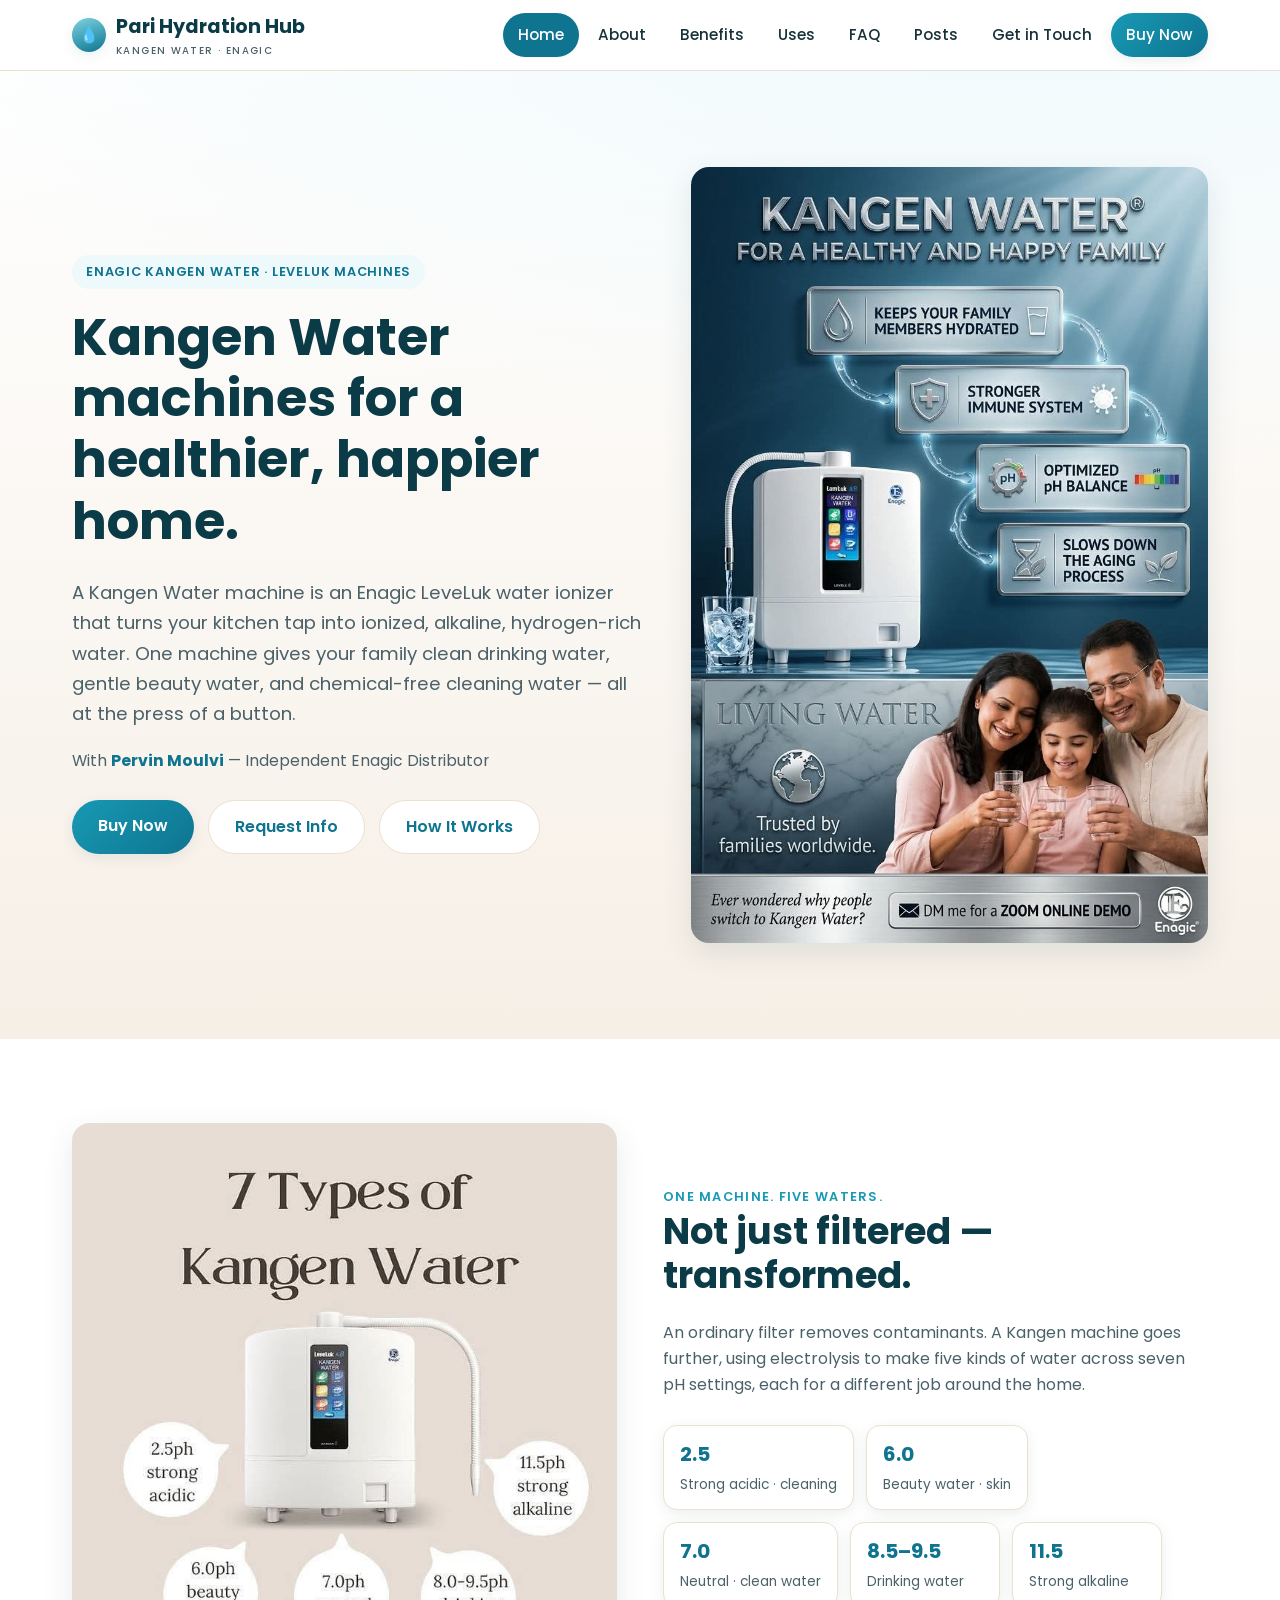
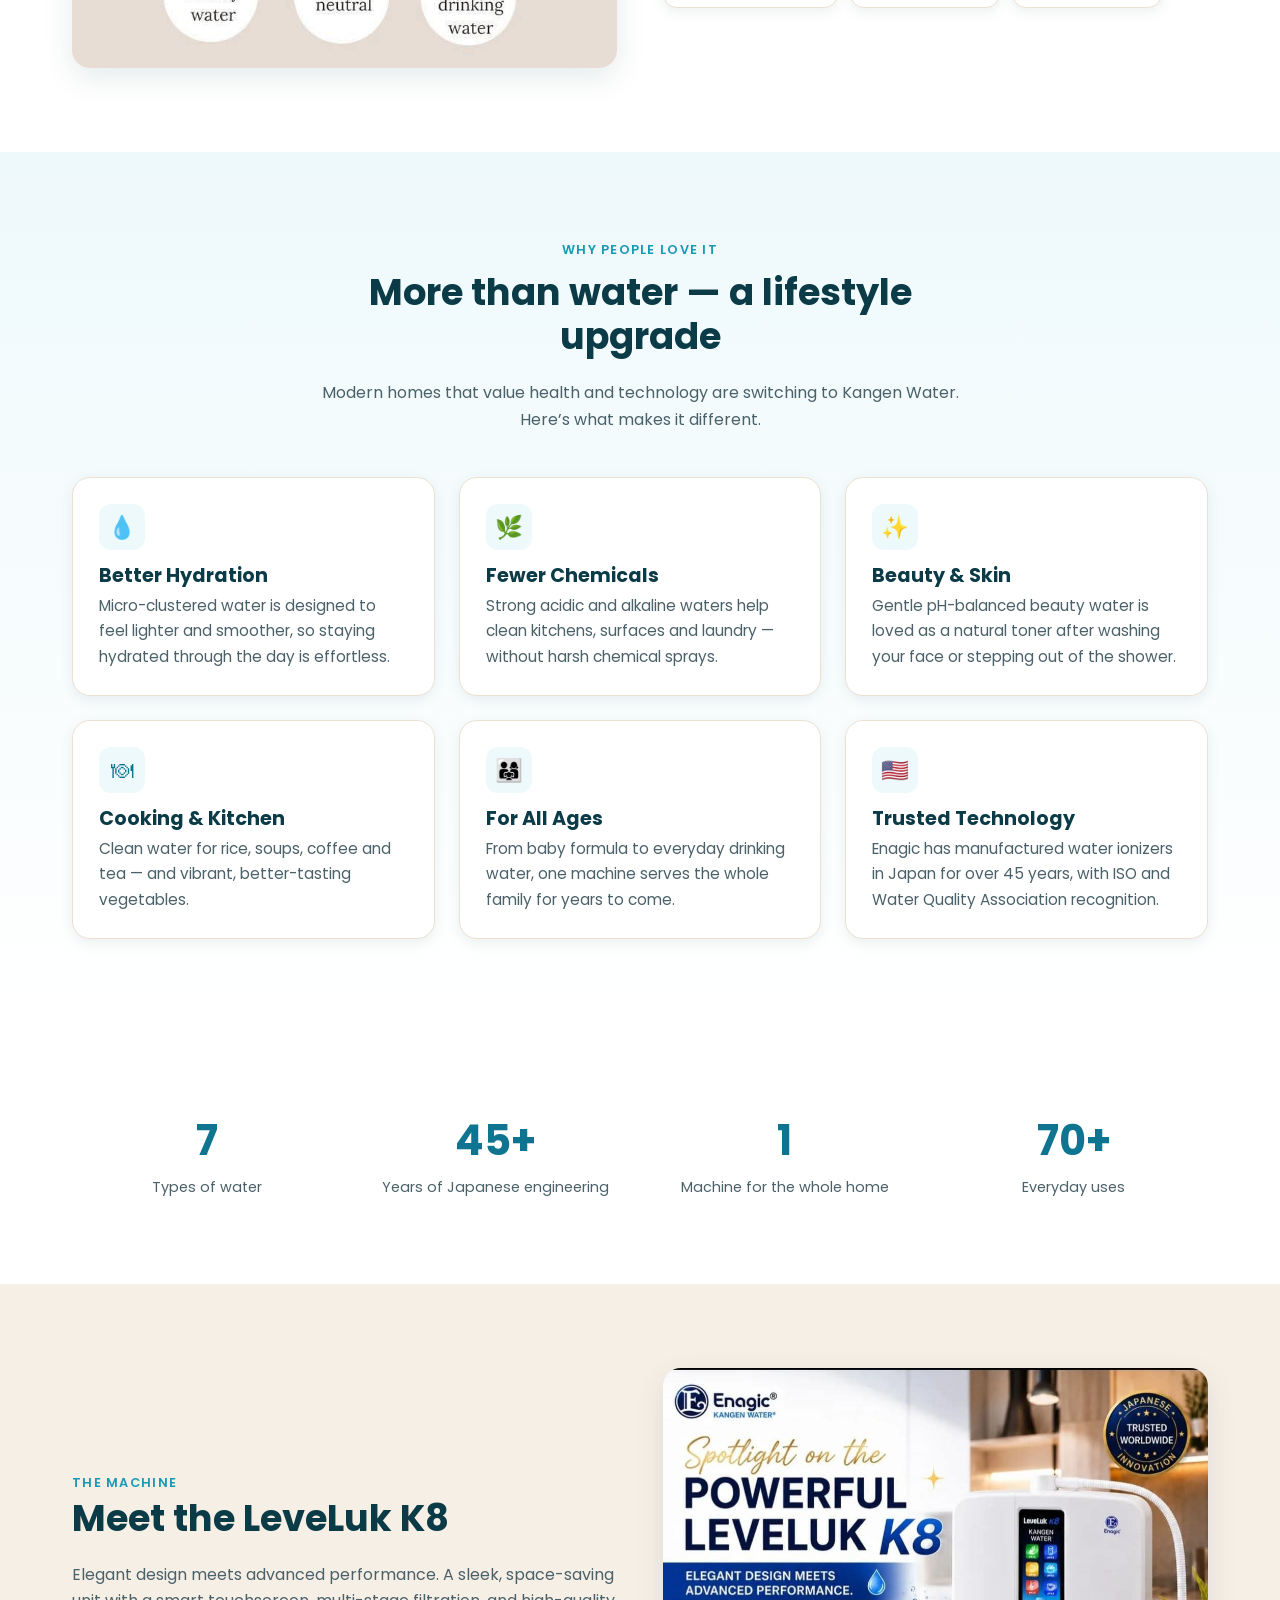
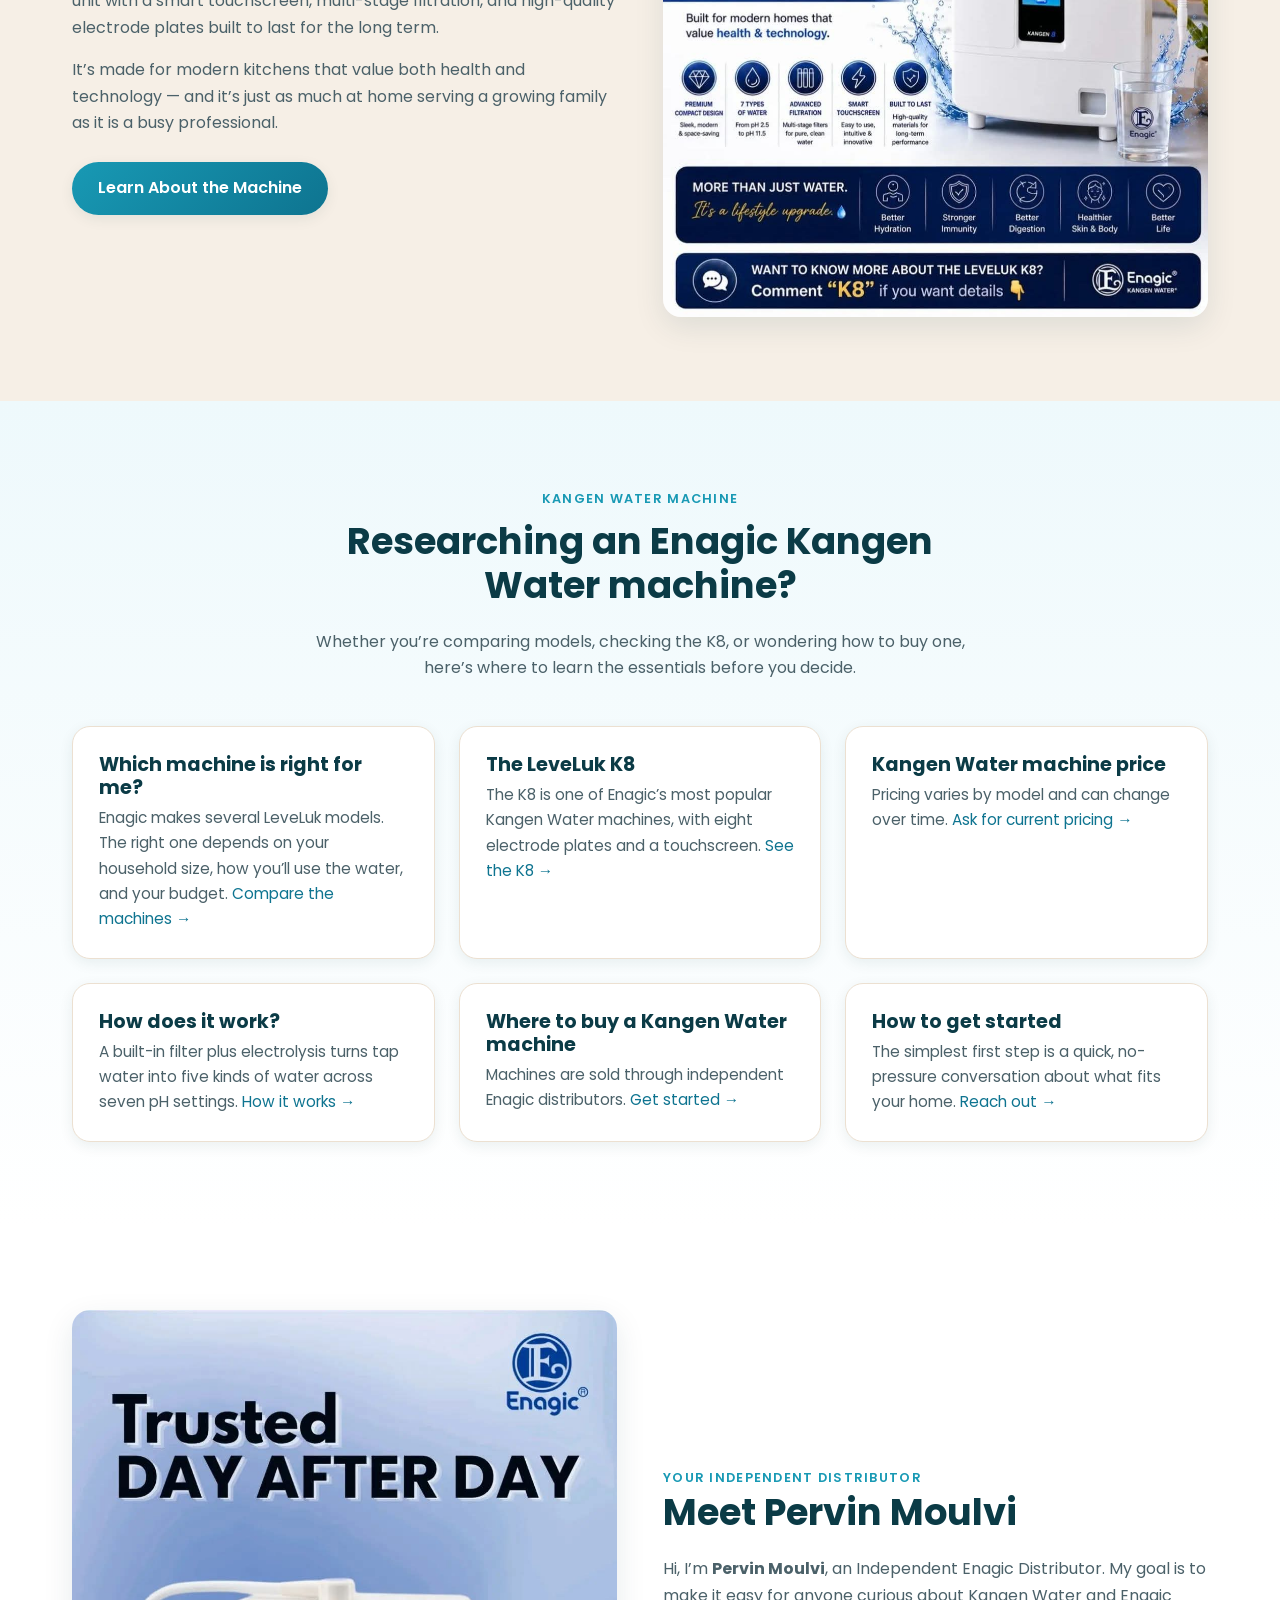
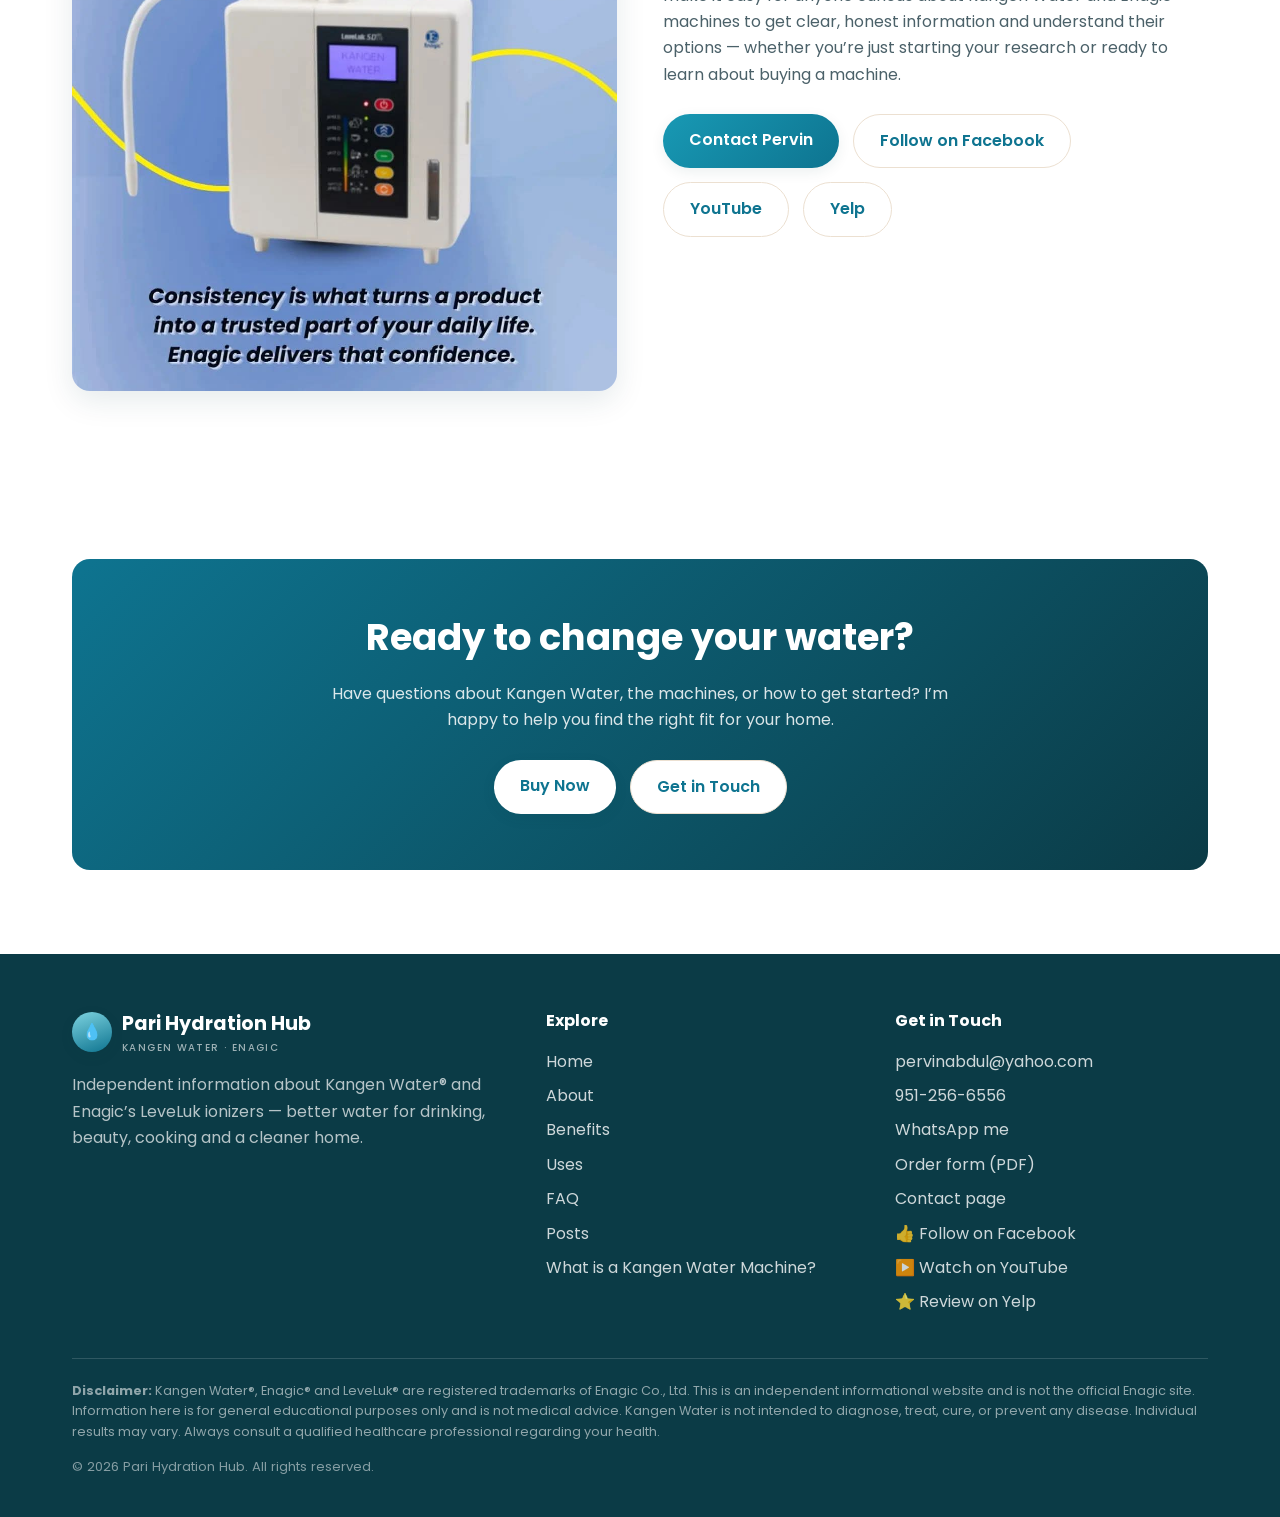
<file: index.html>
<!DOCTYPE html>
<html lang="en">
<head>
  <!-- Google tag (gtag.js) -->
  <script async src="https://www.googletagmanager.com/gtag/js?id=G-RDMCVC8KP0"></script>
  <script>
    window.dataLayer = window.dataLayer || [];
    function gtag(){dataLayer.push(arguments);}
    gtag('js', new Date());

    gtag('config', 'G-RDMCVC8KP0');
  </script>
  <meta charset="UTF-8" />
  <meta name="viewport" content="width=device-width, initial-scale=1.0" />
  <title>Kangen Water Machine | Enagic Kangen Water — Pari Hydration Hub</title>
  <meta name="description" content="Learn about Enagic Kangen Water machines, including the LeveLuk K8. Discover how a Kangen Water machine works, the five kinds of water it makes, and how to get started — with independent distributor Pervin Moulvi." />
  <link rel="canonical" href="https://pari-hydration-hub.onrender.com/" />
  <meta property="og:type" content="website" />
  <meta property="og:title" content="Kangen Water Machine | Enagic Kangen Water — Pari Hydration Hub" />
  <meta property="og:description" content="Learn about Enagic Kangen Water machines, including the LeveLuk K8 — how they work, the water types they make, and how to get started." />
  <meta property="og:url" content="https://pari-hydration-hub.onrender.com/" />
  <meta property="og:image" content="https://pari-hydration-hub.onrender.com/img/k8-spotlight.jpg" />
  <meta name="twitter:card" content="summary_large_image" />
  <link rel="preconnect" href="https://fonts.googleapis.com" />
  <link rel="preconnect" href="https://fonts.gstatic.com" crossorigin />
  <link href="https://fonts.googleapis.com/css2?family=Poppins:wght@400;500;600;700&display=swap" rel="stylesheet" />
  <link rel="stylesheet" href="css/styles.css" />
</head>
<body>

  <!-- HEADER -->
  <header class="site-header">
    <nav class="nav">
      <a class="brand" href="index.html">
        <span class="drop">&#128167;</span>
        <span>Pari Hydration Hub<small>Kangen Water &middot; Enagic</small></span>
      </a>
      <button class="nav-toggle" aria-label="Toggle menu"><span></span><span></span><span></span></button>
      <ul class="nav-links">
        <li><a href="index.html" class="active">Home</a></li>
        <li><a href="about.html">About</a></li>
        <li><a href="benefits.html">Benefits</a></li>
        <li><a href="uses.html">Uses</a></li>
        <li><a href="faq.html">FAQ</a></li>
        <li><a href="posts.html">Posts</a></li>
        <li><a href="contact.html">Get in Touch</a></li>
        <li><a href="forms/pervin-enagic-order-form.pdf" class="nav-cta" target="_blank" rel="noopener">Buy Now</a></li>
      </ul>
    </nav>
  </header>

  <!-- HERO -->
  <section class="hero">
    <div class="container hero-grid">
      <div>
        <span class="eyebrow">Enagic Kangen Water &middot; LeveLuk Machines</span>
        <h1>Kangen Water machines for a healthier, happier home.</h1>
        <p class="lead">A Kangen Water machine is an Enagic LeveLuk water ionizer that turns your kitchen tap into ionized, alkaline, hydrogen-rich water. One machine gives your family clean drinking water, gentle beauty water, and chemical-free cleaning water &mdash; all at the press of a button.</p>
        <p class="byline">With <strong>Pervin Moulvi</strong> &mdash; Independent Enagic Distributor</p>
        <div class="btn-row">
          <a href="forms/pervin-enagic-order-form.pdf" class="btn btn-primary" target="_blank" rel="noopener">Buy Now</a>
          <a href="contact.html" class="btn btn-ghost">Request Info</a>
          <a href="about.html" class="btn btn-ghost">How It Works</a>
        </div>
      </div>
      <div class="hero-img">
        <img src="img/happy-family.jpg" alt="A family enjoying Kangen Water together" />
      </div>
    </div>
  </section>

  <!-- INTRO / SEVEN TYPES -->
  <section class="block">
    <div class="container split">
      <div class="split-media">
        <img src="img/seven-types.jpg" alt="The seven pH settings of a Kangen Water machine" />
      </div>
      <div>
        <span class="eyebrow" style="color:var(--blue-500);font-weight:600;letter-spacing:.1em;text-transform:uppercase;font-size:.8rem;">One Machine. Five Waters.</span>
        <h2>Not just filtered &mdash; transformed.</h2>
        <p>An ordinary filter removes contaminants. A Kangen machine goes further, using electrolysis to make five kinds of water across seven pH settings, each for a different job around the home.</p>
        <ul class="ph-list">
          <li><b>2.5</b><span>Strong acidic &middot; cleaning</span></li>
          <li><b>6.0</b><span>Beauty water &middot; skin</span></li>
          <li><b>7.0</b><span>Neutral &middot; clean water</span></li>
          <li><b>8.5&ndash;9.5</b><span>Drinking water</span></li>
          <li><b>11.5</b><span>Strong alkaline</span></li>
        </ul>
      </div>
    </div>
  </section>

  <!-- FEATURE CARDS -->
  <section class="block tint">
    <div class="container">
      <div class="section-head">
        <span class="eyebrow">Why People Love It</span>
        <h2>More than water &mdash; a lifestyle upgrade</h2>
        <p>Modern homes that value health and technology are switching to Kangen Water. Here&rsquo;s what makes it different.</p>
      </div>
      <div class="grid grid-3">
        <div class="card">
          <div class="ico">&#128167;</div>
          <h3>Better Hydration</h3>
          <p>Micro-clustered water is designed to feel lighter and smoother, so staying hydrated through the day is effortless.</p>
        </div>
        <div class="card">
          <div class="ico">&#127807;</div>
          <h3>Fewer Chemicals</h3>
          <p>Strong acidic and alkaline waters help clean kitchens, surfaces and laundry &mdash; without harsh chemical sprays.</p>
        </div>
        <div class="card">
          <div class="ico">&#10024;</div>
          <h3>Beauty &amp; Skin</h3>
          <p>Gentle pH-balanced beauty water is loved as a natural toner after washing your face or stepping out of the shower.</p>
        </div>
        <div class="card">
          <div class="ico">&#127869;</div>
          <h3>Cooking &amp; Kitchen</h3>
          <p>Clean water for rice, soups, coffee and tea &mdash; and vibrant, better-tasting vegetables.</p>
        </div>
        <div class="card">
          <div class="ico">&#128104;&#8205;&#128105;&#8205;&#128103;</div>
          <h3>For All Ages</h3>
          <p>From baby formula to everyday drinking water, one machine serves the whole family for years to come.</p>
        </div>
        <div class="card">
          <div class="ico">&#127482;&#127480;</div>
          <h3>Trusted Technology</h3>
          <p>Enagic has manufactured water ionizers in Japan for over 45 years, with ISO and Water Quality Association recognition.</p>
        </div>
      </div>
    </div>
  </section>

  <!-- STATS -->
  <section class="block">
    <div class="container">
      <div class="stats">
        <div><div class="n">7</div><div class="l">Types of water</div></div>
        <div><div class="n">45+</div><div class="l">Years of Japanese engineering</div></div>
        <div><div class="n">1</div><div class="l">Machine for the whole home</div></div>
        <div><div class="n">70+</div><div class="l">Everyday uses</div></div>
      </div>
    </div>
  </section>

  <!-- SPOTLIGHT -->
  <section class="block sand">
    <div class="container split reverse">
      <div class="split-media">
        <img src="img/k8-spotlight.jpg" alt="The Enagic LeveLuk K8 Kangen Water machine" />
      </div>
      <div>
        <span class="eyebrow" style="color:var(--blue-500);font-weight:600;letter-spacing:.1em;text-transform:uppercase;font-size:.8rem;">The Machine</span>
        <h2>Meet the LeveLuk K8</h2>
        <p>Elegant design meets advanced performance. A sleek, space-saving unit with a smart touchscreen, multi-stage filtration, and high-quality electrode plates built to last for the long term.</p>
        <p>It&rsquo;s made for modern kitchens that value both health and technology &mdash; and it&rsquo;s just as much at home serving a growing family as it is a busy professional.</p>
        <div class="btn-row">
          <a href="about.html" class="btn btn-primary">Learn About the Machine</a>
        </div>
      </div>
    </div>
  </section>

  <!-- KANGEN WATER MACHINE / SEARCH INTENT -->
  <section class="block tint">
    <div class="container">
      <div class="section-head">
        <span class="eyebrow">Kangen Water Machine</span>
        <h2>Researching an Enagic Kangen Water machine?</h2>
        <p>Whether you&rsquo;re comparing models, checking the K8, or wondering how to buy one, here&rsquo;s where to learn the essentials before you decide.</p>
      </div>
      <div class="grid grid-3">
        <div class="card">
          <h3>Which machine is right for me?</h3>
          <p>Enagic makes several LeveLuk models. The right one depends on your household size, how you&rsquo;ll use the water, and your budget. <a href="about.html">Compare the machines &rarr;</a></p>
        </div>
        <div class="card">
          <h3>The LeveLuk K8</h3>
          <p>The K8 is one of Enagic&rsquo;s most popular Kangen Water machines, with eight electrode plates and a touchscreen. <a href="about.html">See the K8 &rarr;</a></p>
        </div>
        <div class="card">
          <h3>Kangen Water machine price</h3>
          <p>Pricing varies by model and can change over time. <a href="contact.html">Ask for current pricing &rarr;</a></p>
        </div>
        <div class="card">
          <h3>How does it work?</h3>
          <p>A built-in filter plus electrolysis turns tap water into five kinds of water across seven pH settings. <a href="about.html">How it works &rarr;</a></p>
        </div>
        <div class="card">
          <h3>Where to buy a Kangen Water machine</h3>
          <p>Machines are sold through independent Enagic distributors. <a href="contact.html">Get started &rarr;</a></p>
        </div>
        <div class="card">
          <h3>How to get started</h3>
          <p>The simplest first step is a quick, no-pressure conversation about what fits your home. <a href="contact.html">Reach out &rarr;</a></p>
        </div>
      </div>
    </div>
  </section>

  <!-- MEET PERVIN -->
  <section class="block">
    <div class="container split">
      <div class="split-media">
        <img src="img/trusted.jpg" alt="Pervin Moulvi — Independent Enagic Kangen Water distributor" />
      </div>
      <div>
        <span class="eyebrow" style="color:var(--blue-500);font-weight:600;letter-spacing:.1em;text-transform:uppercase;font-size:.8rem;">Your Independent Distributor</span>
        <h2>Meet Pervin Moulvi</h2>
        <p>Hi, I&rsquo;m <strong>Pervin Moulvi</strong>, an Independent Enagic Distributor. My goal is to make it easy for anyone curious about Kangen Water and Enagic machines to get clear, honest information and understand their options &mdash; whether you&rsquo;re just starting your research or ready to learn about buying a machine.</p>
        <div class="btn-row">
          <a href="contact.html" class="btn btn-primary">Contact Pervin</a>
          <a href="https://www.facebook.com/share/1JfewySeh7/" class="btn btn-ghost" target="_blank" rel="noopener">Follow on Facebook</a>
          <a href="https://www.youtube.com/@pervinmoulvi4033" class="btn btn-ghost" target="_blank" rel="noopener">YouTube</a>
          <a href="https://yelp.to/8zeMjrHdEo" class="btn btn-ghost" target="_blank" rel="noopener">Yelp</a>
        </div>
      </div>
    </div>
  </section>

  <!-- CTA -->
  <section class="block">
    <div class="container">
      <div class="cta-band">
        <h2>Ready to change your water?</h2>
        <p>Have questions about Kangen Water, the machines, or how to get started? I&rsquo;m happy to help you find the right fit for your home.</p>
        <div class="btn-row" style="justify-content:center;">
          <a href="forms/pervin-enagic-order-form.pdf" class="btn btn-primary" target="_blank" rel="noopener">Buy Now</a>
          <a href="contact.html" class="btn btn-ghost">Get in Touch</a>
        </div>
      </div>
    </div>
  </section>

  <!-- FOOTER -->
  <footer class="site-footer">
    <div class="container">
      <div class="footer-grid">
        <div>
          <a class="brand footer-brand" href="index.html" style="color:#fff;">
            <span class="drop">&#128167;</span>
            <span>Pari Hydration Hub<small style="color:rgba(255,255,255,.6);">Kangen Water &middot; Enagic</small></span>
          </a>
          <p style="color:rgba(255,255,255,.7); margin-top:16px; max-width:32em;">Independent information about Kangen Water&reg; and Enagic&rsquo;s LeveLuk ionizers &mdash; better water for drinking, beauty, cooking and a cleaner home.</p>
        </div>
        <div>
          <h4>Explore</h4>
          <ul>
            <li><a href="index.html">Home</a></li>
            <li><a href="about.html">About</a></li>
            <li><a href="benefits.html">Benefits</a></li>
            <li><a href="uses.html">Uses</a></li>
            <li><a href="faq.html">FAQ</a></li>
            <li><a href="posts.html">Posts</a></li>
            <li><a href="what-is-a-kangen-water-machine.html">What is a Kangen Water Machine?</a></li>
          </ul>
        </div>
        <div>
          <h4>Get in Touch</h4>
          <ul>
            <li><a href="mailto:pervinabdul@yahoo.com">pervinabdul@yahoo.com</a></li>
            <li><a href="tel:+19512566556">951-256-6556</a></li>
            <li><a href="https://wa.me/19512566556" target="_blank" rel="noopener">WhatsApp me</a></li>
            <li><a href="forms/pervin-enagic-order-form.pdf" target="_blank" rel="noopener">Order form (PDF)</a></li>
            <li><a href="contact.html">Contact page</a></li>
            <li class="footer-social"><a href="https://www.facebook.com/share/1JfewySeh7/" target="_blank" rel="noopener">&#128077; Follow on Facebook</a></li>
            <li class="footer-social"><a href="https://www.youtube.com/@pervinmoulvi4033" target="_blank" rel="noopener">&#9654;&#65039; Watch on YouTube</a></li>
            <li class="footer-social"><a href="https://yelp.to/8zeMjrHdEo" target="_blank" rel="noopener">&#11088; Review on Yelp</a></li>
          </ul>
        </div>
      </div>
      <p class="disclaimer">
        <strong>Disclaimer:</strong> Kangen Water&reg;, Enagic&reg; and LeveLuk&reg; are registered trademarks of Enagic Co., Ltd. This is an independent informational website and is not the official Enagic site. Information here is for general educational purposes only and is not medical advice. Kangen Water is not intended to diagnose, treat, cure, or prevent any disease. Individual results may vary. Always consult a qualified healthcare professional regarding your health.
      </p>
      <p class="copyright">&copy; <span id="year">2026</span> Pari Hydration Hub. All rights reserved.</p>
    </div>
  </footer>

  <script src="js/main.js"></script>
  <script type="application/ld+json">
  {
    "@context": "https://schema.org",
    "@type": "WebSite",
    "name": "Pari Hydration Hub",
    "url": "https://pari-hydration-hub.onrender.com/",
    "description": "Independent information about Enagic Kangen Water machines, including the LeveLuk K8.",
    "publisher": {
      "@type": "Person",
      "name": "Pervin Moulvi",
      "jobTitle": "Independent Enagic Distributor",
      "email": "mailto:pervinabdul@yahoo.com",
      "telephone": "+1-951-256-6556",
      "sameAs": ["https://www.facebook.com/share/1JfewySeh7/", "https://www.youtube.com/@pervinmoulvi4033", "https://yelp.to/8zeMjrHdEo"]
    }
  }
  </script>
</body>
</html>
</file>
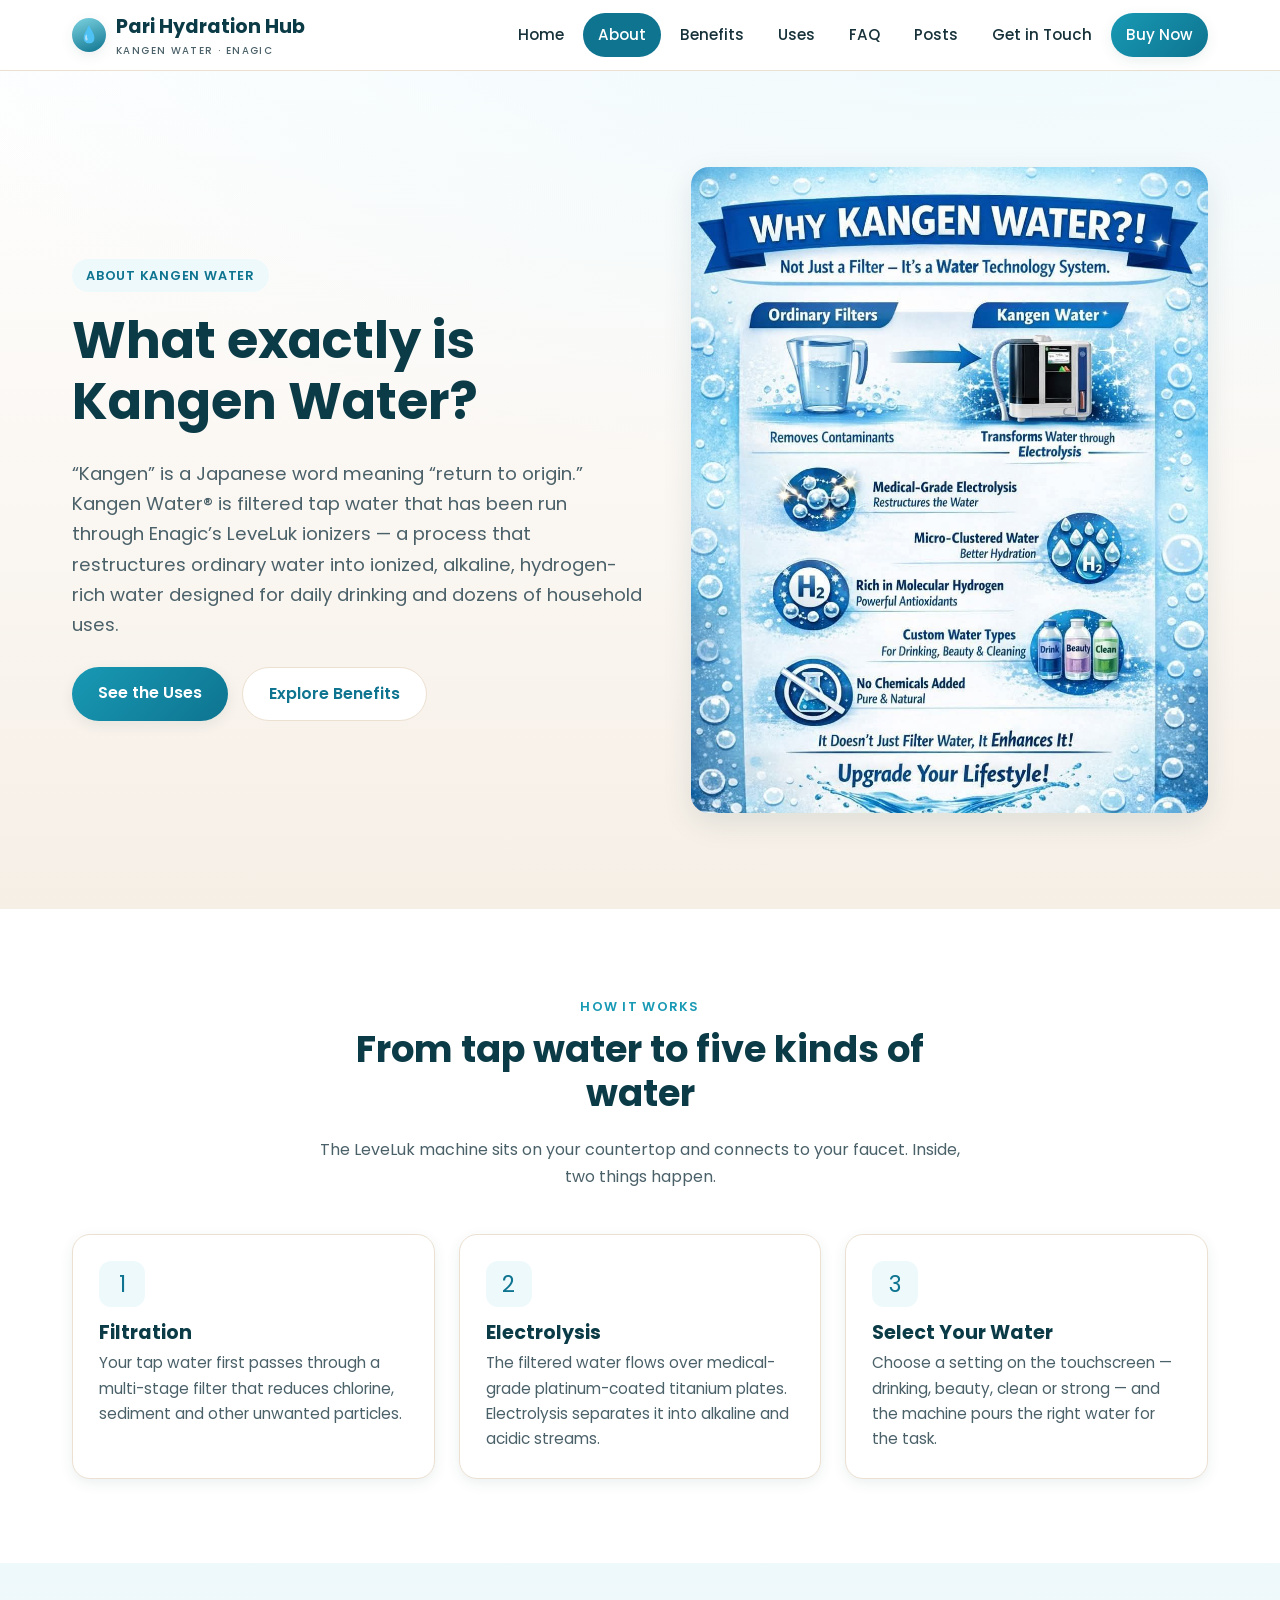
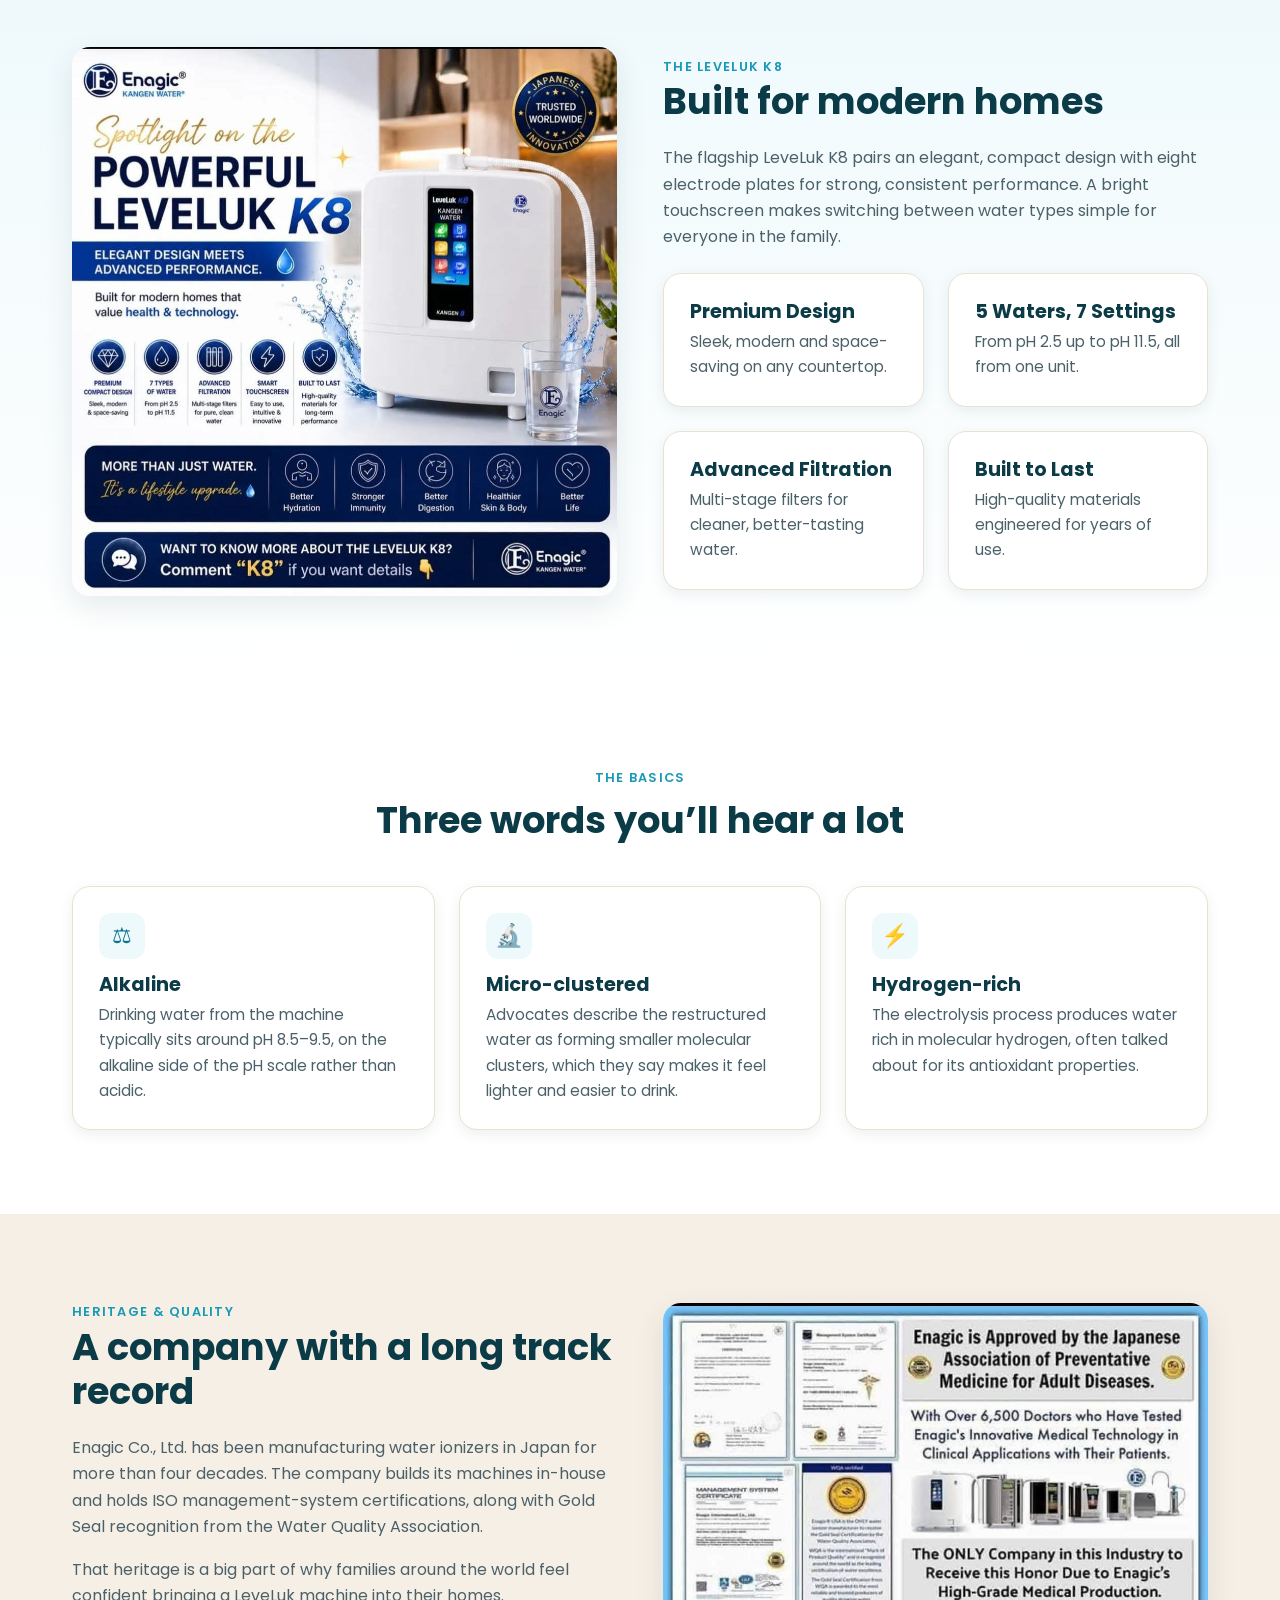
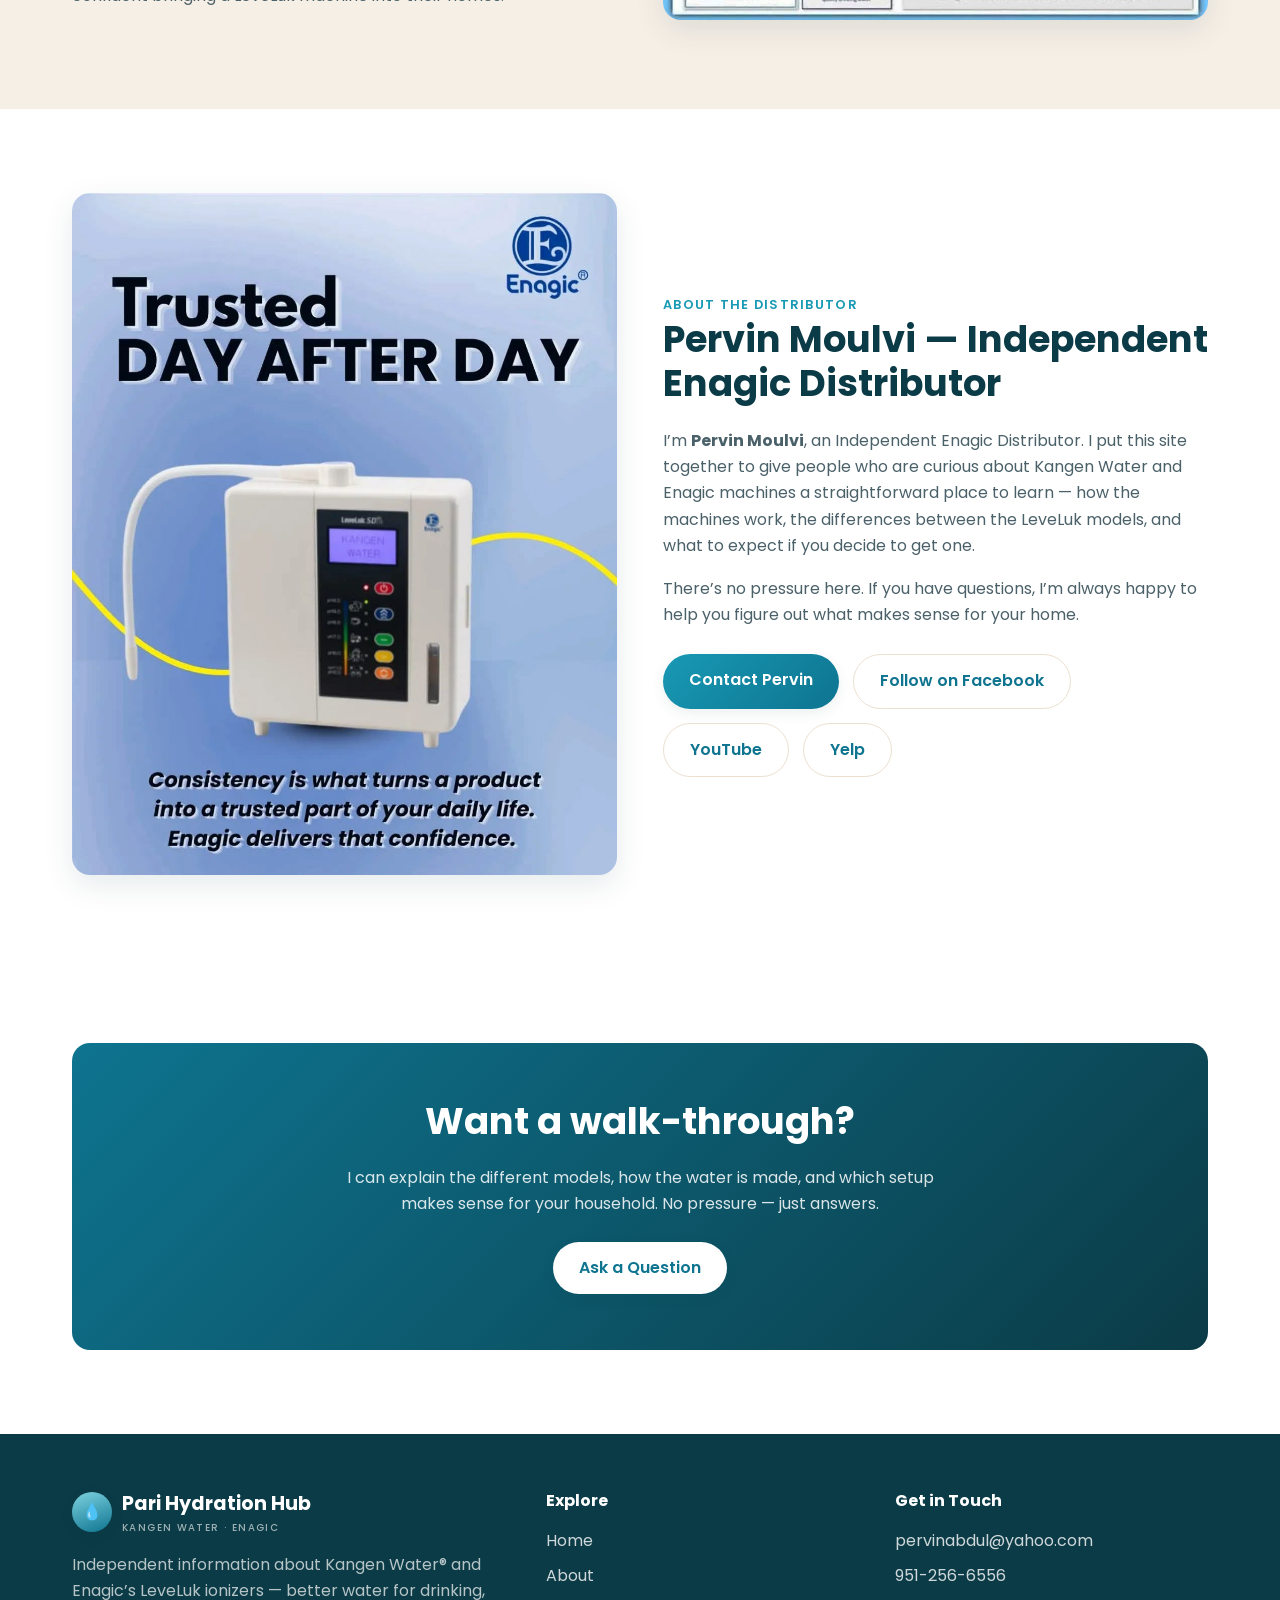
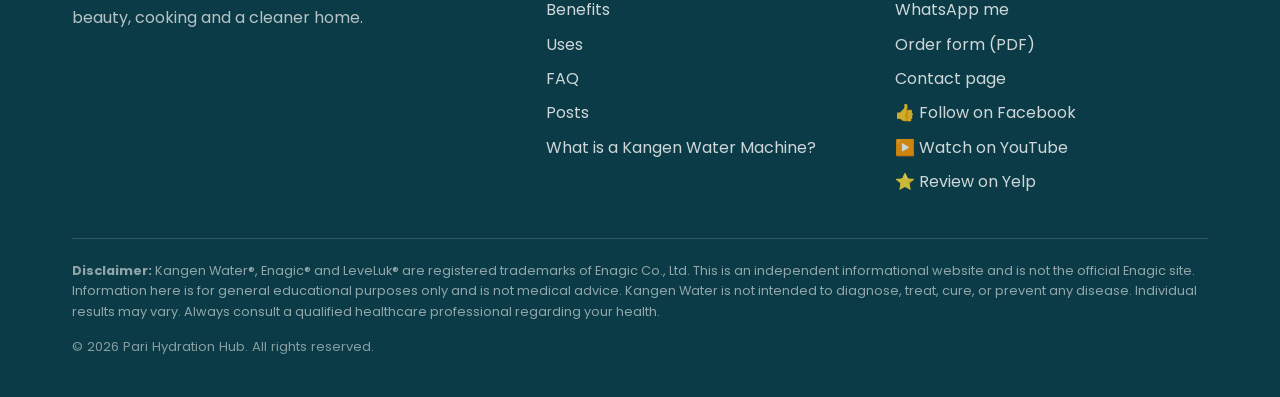
<file: about.html>
<!DOCTYPE html>
<html lang="en">
<head>
  <!-- Google tag (gtag.js) -->
  <script async src="https://www.googletagmanager.com/gtag/js?id=G-RDMCVC8KP0"></script>
  <script>
    window.dataLayer = window.dataLayer || [];
    function gtag(){dataLayer.push(arguments);}
    gtag('js', new Date());

    gtag('config', 'G-RDMCVC8KP0');
  </script>
  <meta charset="UTF-8" />
  <meta name="viewport" content="width=device-width, initial-scale=1.0" />
  <title>What Is a Kangen Water Machine? | Enagic LeveLuk — Pari Hydration Hub</title>
  <meta name="description" content="What is a Kangen Water machine? Learn how Enagic's LeveLuk ionizers (including the K8) use electrolysis to create ionized, alkaline, hydrogen-rich water — explained by distributor Pervin Moulvi." />
  <link rel="canonical" href="https://pari-hydration-hub.onrender.com/about.html" />
  <link rel="preconnect" href="https://fonts.googleapis.com" />
  <link rel="preconnect" href="https://fonts.gstatic.com" crossorigin />
  <link href="https://fonts.googleapis.com/css2?family=Poppins:wght@400;500;600;700&display=swap" rel="stylesheet" />
  <link rel="stylesheet" href="css/styles.css" />
</head>
<body>

  <header class="site-header">
    <nav class="nav">
      <a class="brand" href="index.html">
        <span class="drop">&#128167;</span>
        <span>Pari Hydration Hub<small>Kangen Water &middot; Enagic</small></span>
      </a>
      <button class="nav-toggle" aria-label="Toggle menu"><span></span><span></span><span></span></button>
      <ul class="nav-links">
        <li><a href="index.html">Home</a></li>
        <li><a href="about.html" class="active">About</a></li>
        <li><a href="benefits.html">Benefits</a></li>
        <li><a href="uses.html">Uses</a></li>
        <li><a href="faq.html">FAQ</a></li>
        <li><a href="posts.html">Posts</a></li>
        <li><a href="contact.html">Get in Touch</a></li>
        <li><a href="forms/pervin-enagic-order-form.pdf" class="nav-cta" target="_blank" rel="noopener">Buy Now</a></li>
      </ul>
    </nav>
  </header>

  <!-- HERO -->
  <section class="hero">
    <div class="container hero-grid">
      <div>
        <span class="eyebrow">About Kangen Water</span>
        <h1>What exactly is Kangen Water?</h1>
        <p class="lead">&ldquo;Kangen&rdquo; is a Japanese word meaning &ldquo;return to origin.&rdquo; Kangen Water&reg; is filtered tap water that has been run through Enagic&rsquo;s LeveLuk ionizers &mdash; a process that restructures ordinary water into ionized, alkaline, hydrogen-rich water designed for daily drinking and dozens of household uses.</p>
        <div class="btn-row">
          <a href="uses.html" class="btn btn-primary">See the Uses</a>
          <a href="benefits.html" class="btn btn-ghost">Explore Benefits</a>
        </div>
      </div>
      <div class="hero-img">
        <img src="img/why-kangen.jpg" alt="Why Kangen Water is more than a filter" />
      </div>
    </div>
  </section>

  <!-- HOW IT WORKS -->
  <section class="block">
    <div class="container">
      <div class="section-head">
        <span class="eyebrow">How It Works</span>
        <h2>From tap water to five kinds of water</h2>
        <p>The LeveLuk machine sits on your countertop and connects to your faucet. Inside, two things happen.</p>
      </div>
      <div class="grid grid-3">
        <div class="card">
          <div class="ico">1</div>
          <h3>Filtration</h3>
          <p>Your tap water first passes through a multi-stage filter that reduces chlorine, sediment and other unwanted particles.</p>
        </div>
        <div class="card">
          <div class="ico">2</div>
          <h3>Electrolysis</h3>
          <p>The filtered water flows over medical-grade platinum-coated titanium plates. Electrolysis separates it into alkaline and acidic streams.</p>
        </div>
        <div class="card">
          <div class="ico">3</div>
          <h3>Select Your Water</h3>
          <p>Choose a setting on the touchscreen &mdash; drinking, beauty, clean or strong &mdash; and the machine pours the right water for the task.</p>
        </div>
      </div>
    </div>
  </section>

  <!-- SPOTLIGHT MACHINE -->
  <section class="block tint">
    <div class="container split">
      <div class="split-media">
        <img src="img/k8-spotlight.jpg" alt="The LeveLuk K8 machine and its features" />
      </div>
      <div>
        <span class="eyebrow" style="color:var(--blue-500);font-weight:600;letter-spacing:.1em;text-transform:uppercase;font-size:.8rem;">The LeveLuk K8</span>
        <h2>Built for modern homes</h2>
        <p>The flagship LeveLuk K8 pairs an elegant, compact design with eight electrode plates for strong, consistent performance. A bright touchscreen makes switching between water types simple for everyone in the family.</p>
        <div class="grid grid-2" style="margin-top:22px;">
          <div class="card"><h3>Premium Design</h3><p>Sleek, modern and space-saving on any countertop.</p></div>
          <div class="card"><h3>5 Waters, 7 Settings</h3><p>From pH 2.5 up to pH 11.5, all from one unit.</p></div>
          <div class="card"><h3>Advanced Filtration</h3><p>Multi-stage filters for cleaner, better-tasting water.</p></div>
          <div class="card"><h3>Built to Last</h3><p>High-quality materials engineered for years of use.</p></div>
        </div>
      </div>
    </div>
  </section>

  <!-- KEY PROPERTIES -->
  <section class="block">
    <div class="container">
      <div class="section-head">
        <span class="eyebrow">The Basics</span>
        <h2>Three words you&rsquo;ll hear a lot</h2>
      </div>
      <div class="grid grid-3">
        <div class="card">
          <div class="ico">&#9878;</div>
          <h3>Alkaline</h3>
          <p>Drinking water from the machine typically sits around pH 8.5&ndash;9.5, on the alkaline side of the pH scale rather than acidic.</p>
        </div>
        <div class="card">
          <div class="ico">&#128300;</div>
          <h3>Micro-clustered</h3>
          <p>Advocates describe the restructured water as forming smaller molecular clusters, which they say makes it feel lighter and easier to drink.</p>
        </div>
        <div class="card">
          <div class="ico">&#9889;</div>
          <h3>Hydrogen-rich</h3>
          <p>The electrolysis process produces water rich in molecular hydrogen, often talked about for its antioxidant properties.</p>
        </div>
      </div>
    </div>
  </section>

  <!-- TRUST -->
  <section class="block sand">
    <div class="container split reverse">
      <div class="split-media">
        <img src="img/certifications.jpg" alt="Enagic certifications and quality recognitions" />
      </div>
      <div>
        <span class="eyebrow" style="color:var(--blue-500);font-weight:600;letter-spacing:.1em;text-transform:uppercase;font-size:.8rem;">Heritage &amp; Quality</span>
        <h2>A company with a long track record</h2>
        <p>Enagic Co., Ltd. has been manufacturing water ionizers in Japan for more than four decades. The company builds its machines in-house and holds ISO management-system certifications, along with Gold Seal recognition from the Water Quality Association.</p>
        <p>That heritage is a big part of why families around the world feel confident bringing a LeveLuk machine into their homes.</p>
      </div>
    </div>
  </section>

  <!-- ABOUT PERVIN -->
  <section class="block">
    <div class="container split">
      <div class="split-media">
        <img src="img/trusted.jpg" alt="Pervin Moulvi — Independent Enagic Kangen Water distributor" />
      </div>
      <div>
        <span class="eyebrow" style="color:var(--blue-500);font-weight:600;letter-spacing:.1em;text-transform:uppercase;font-size:.8rem;">About the Distributor</span>
        <h2>Pervin Moulvi &mdash; Independent Enagic Distributor</h2>
        <p>I&rsquo;m <strong>Pervin Moulvi</strong>, an Independent Enagic Distributor. I put this site together to give people who are curious about Kangen Water and Enagic machines a straightforward place to learn &mdash; how the machines work, the differences between the LeveLuk models, and what to expect if you decide to get one.</p>
        <p>There&rsquo;s no pressure here. If you have questions, I&rsquo;m always happy to help you figure out what makes sense for your home.</p>
        <div class="btn-row">
          <a href="contact.html" class="btn btn-primary">Contact Pervin</a>
          <a href="https://www.facebook.com/share/1JfewySeh7/" class="btn btn-ghost" target="_blank" rel="noopener">Follow on Facebook</a>
          <a href="https://www.youtube.com/@pervinmoulvi4033" class="btn btn-ghost" target="_blank" rel="noopener">YouTube</a>
          <a href="https://yelp.to/8zeMjrHdEo" class="btn btn-ghost" target="_blank" rel="noopener">Yelp</a>
        </div>
      </div>
    </div>
  </section>

  <!-- CTA -->
  <section class="block">
    <div class="container">
      <div class="cta-band">
        <h2>Want a walk-through?</h2>
        <p>I can explain the different models, how the water is made, and which setup makes sense for your household. No pressure &mdash; just answers.</p>
        <a href="contact.html" class="btn btn-primary">Ask a Question</a>
      </div>
    </div>
  </section>

  <footer class="site-footer">
    <div class="container">
      <div class="footer-grid">
        <div>
          <a class="brand footer-brand" href="index.html" style="color:#fff;">
            <span class="drop">&#128167;</span>
            <span>Pari Hydration Hub<small style="color:rgba(255,255,255,.6);">Kangen Water &middot; Enagic</small></span>
          </a>
          <p style="color:rgba(255,255,255,.7); margin-top:16px; max-width:32em;">Independent information about Kangen Water&reg; and Enagic&rsquo;s LeveLuk ionizers &mdash; better water for drinking, beauty, cooking and a cleaner home.</p>
        </div>
        <div>
          <h4>Explore</h4>
          <ul>
            <li><a href="index.html">Home</a></li>
            <li><a href="about.html">About</a></li>
            <li><a href="benefits.html">Benefits</a></li>
            <li><a href="uses.html">Uses</a></li>
            <li><a href="faq.html">FAQ</a></li>
            <li><a href="posts.html">Posts</a></li>
            <li><a href="what-is-a-kangen-water-machine.html">What is a Kangen Water Machine?</a></li>
          </ul>
        </div>
        <div>
          <h4>Get in Touch</h4>
          <ul>
            <li><a href="mailto:pervinabdul@yahoo.com">pervinabdul@yahoo.com</a></li>
            <li><a href="tel:+19512566556">951-256-6556</a></li>
            <li><a href="https://wa.me/19512566556" target="_blank" rel="noopener">WhatsApp me</a></li>
            <li><a href="forms/pervin-enagic-order-form.pdf" target="_blank" rel="noopener">Order form (PDF)</a></li>
            <li><a href="contact.html">Contact page</a></li>
            <li class="footer-social"><a href="https://www.facebook.com/share/1JfewySeh7/" target="_blank" rel="noopener">&#128077; Follow on Facebook</a></li>
            <li class="footer-social"><a href="https://www.youtube.com/@pervinmoulvi4033" target="_blank" rel="noopener">&#9654;&#65039; Watch on YouTube</a></li>
            <li class="footer-social"><a href="https://yelp.to/8zeMjrHdEo" target="_blank" rel="noopener">&#11088; Review on Yelp</a></li>
          </ul>
        </div>
      </div>
      <p class="disclaimer">
        <strong>Disclaimer:</strong> Kangen Water&reg;, Enagic&reg; and LeveLuk&reg; are registered trademarks of Enagic Co., Ltd. This is an independent informational website and is not the official Enagic site. Information here is for general educational purposes only and is not medical advice. Kangen Water is not intended to diagnose, treat, cure, or prevent any disease. Individual results may vary. Always consult a qualified healthcare professional regarding your health.
      </p>
      <p class="copyright">&copy; <span id="year">2026</span> Pari Hydration Hub. All rights reserved.</p>
    </div>
  </footer>

  <script src="js/main.js"></script>
</body>
</html>
</file>
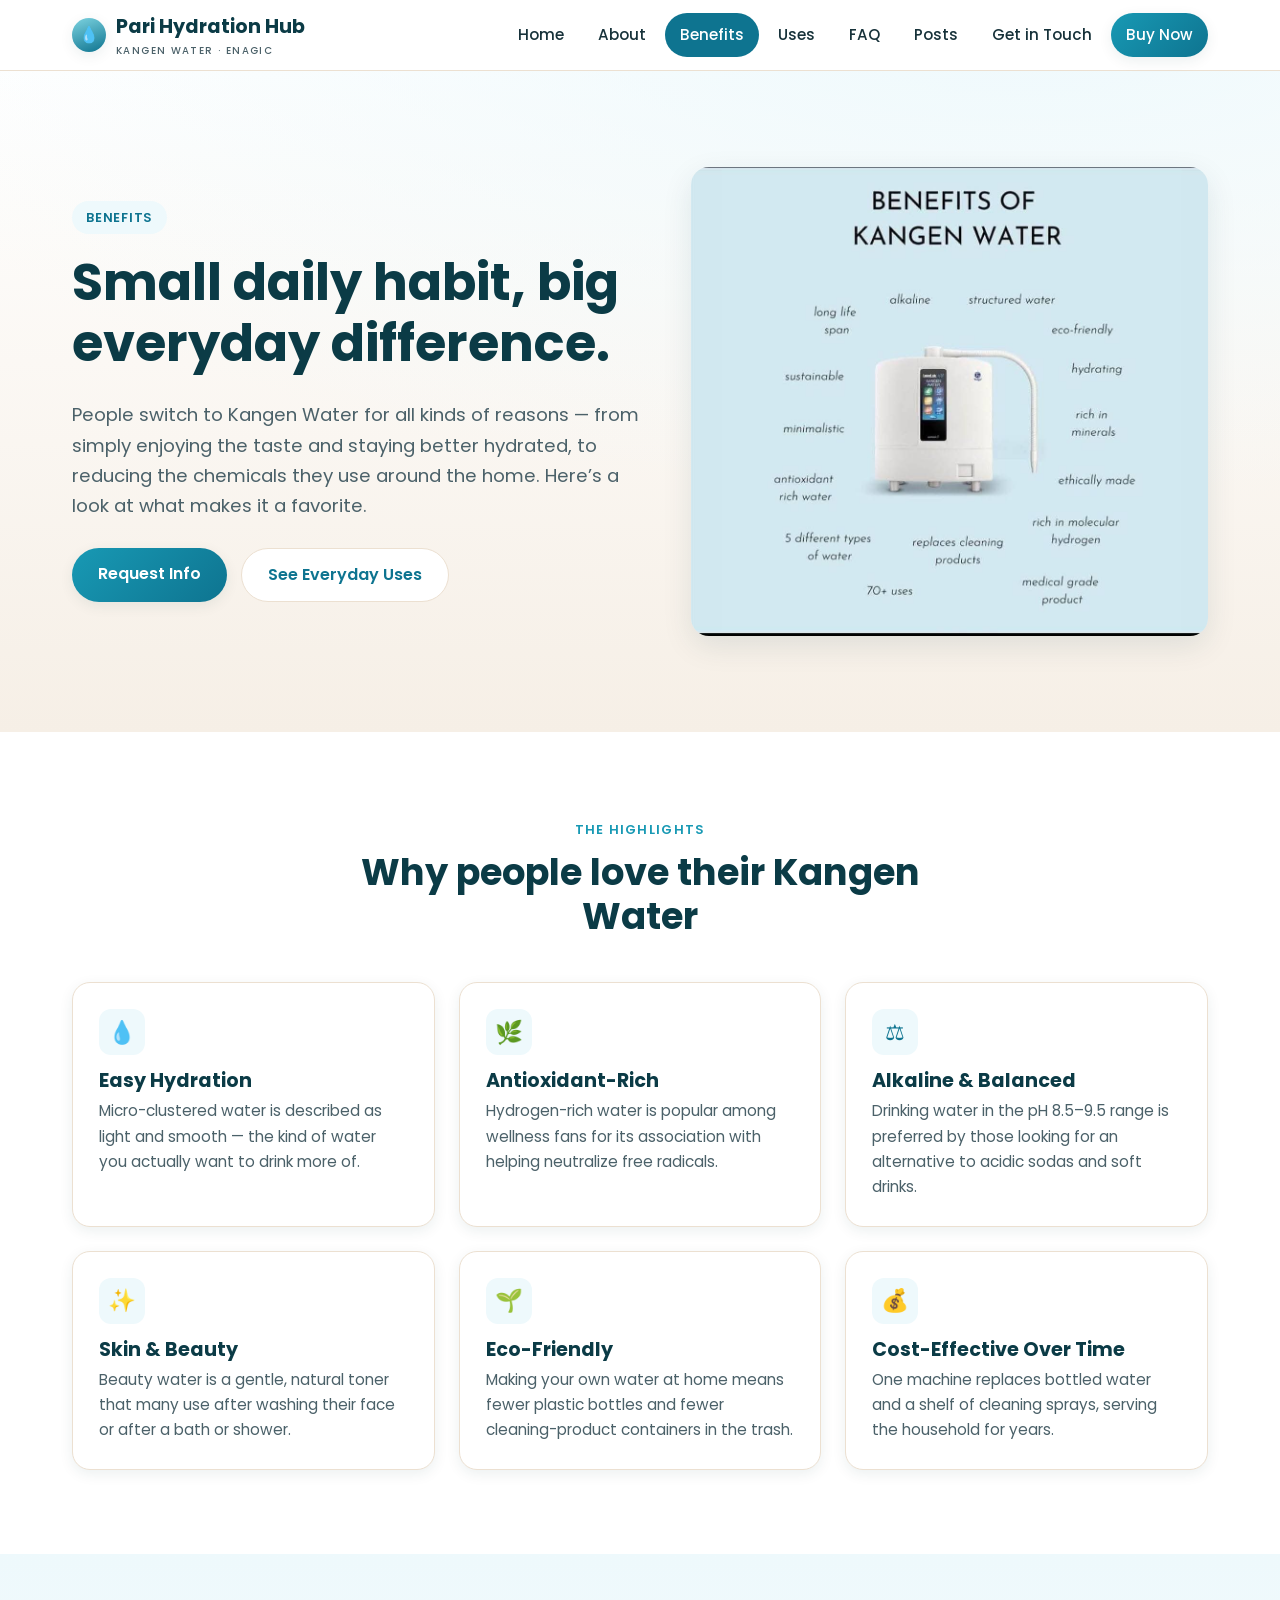
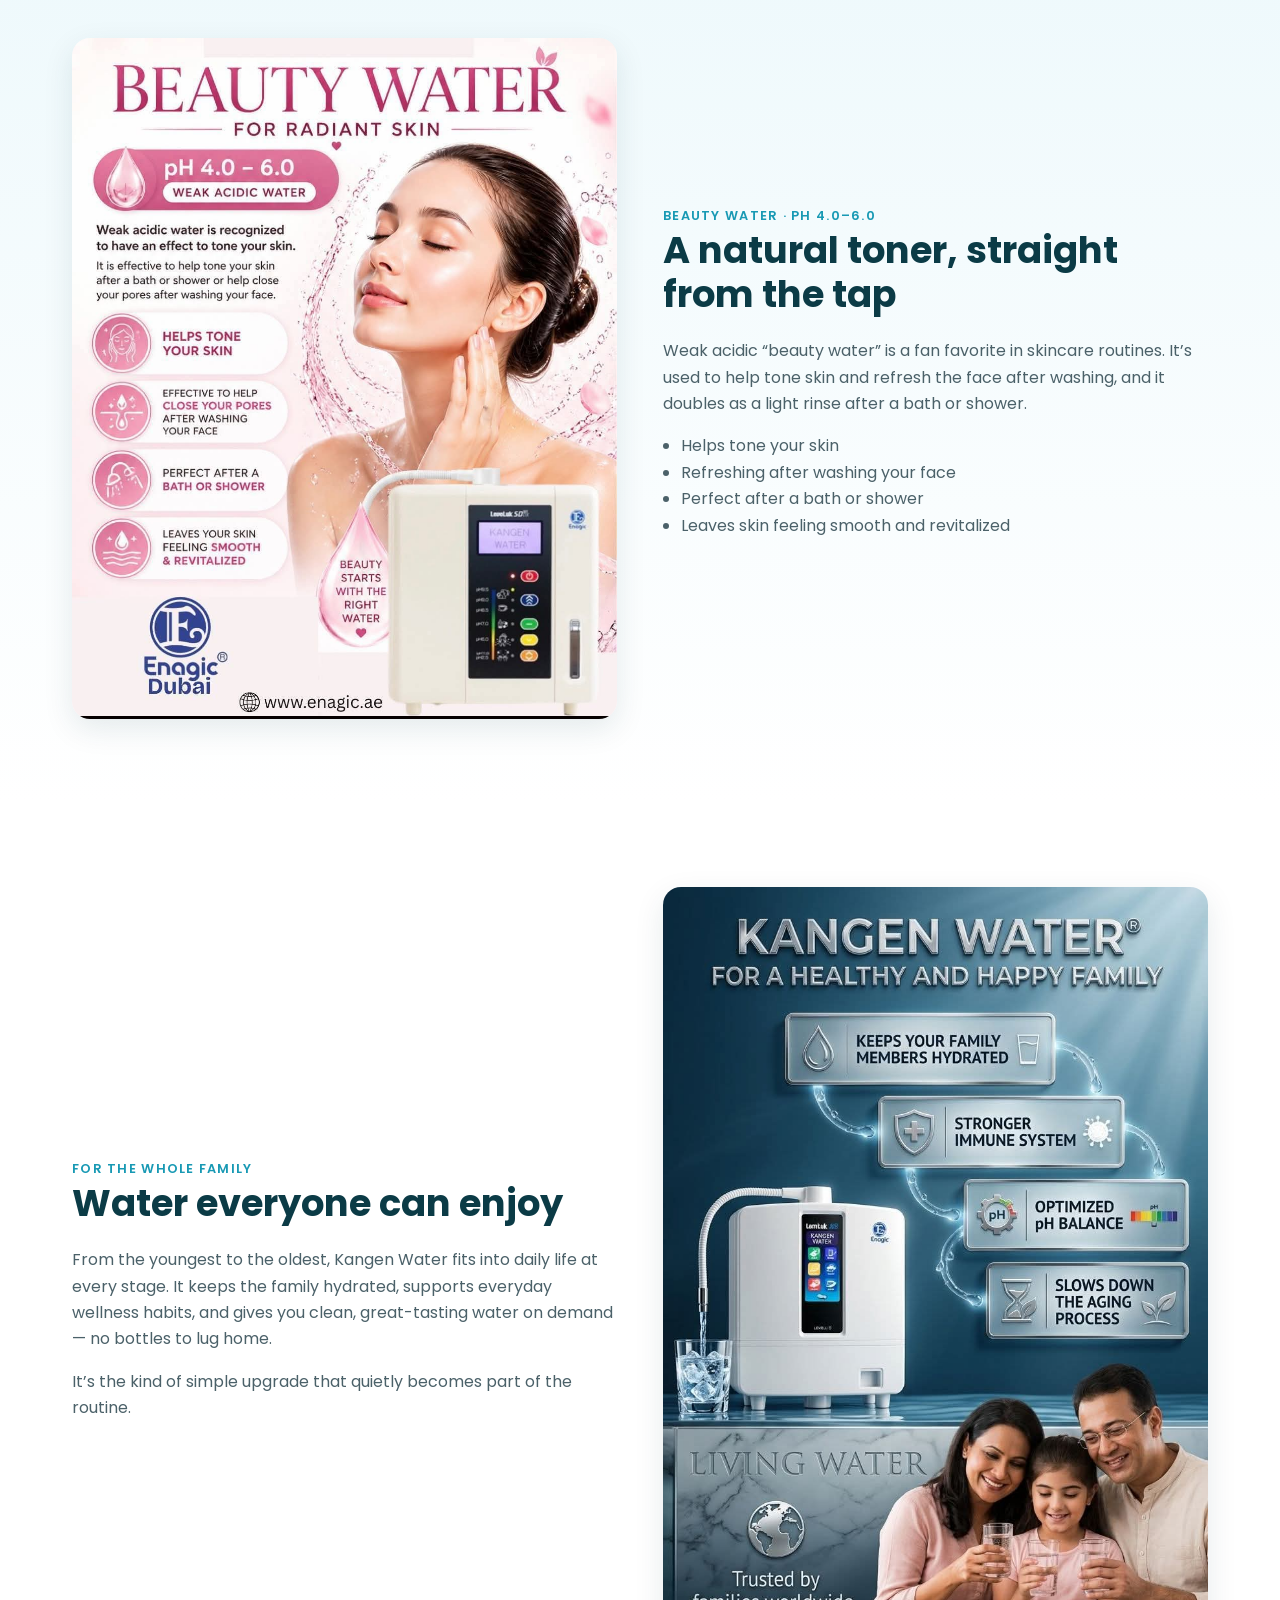
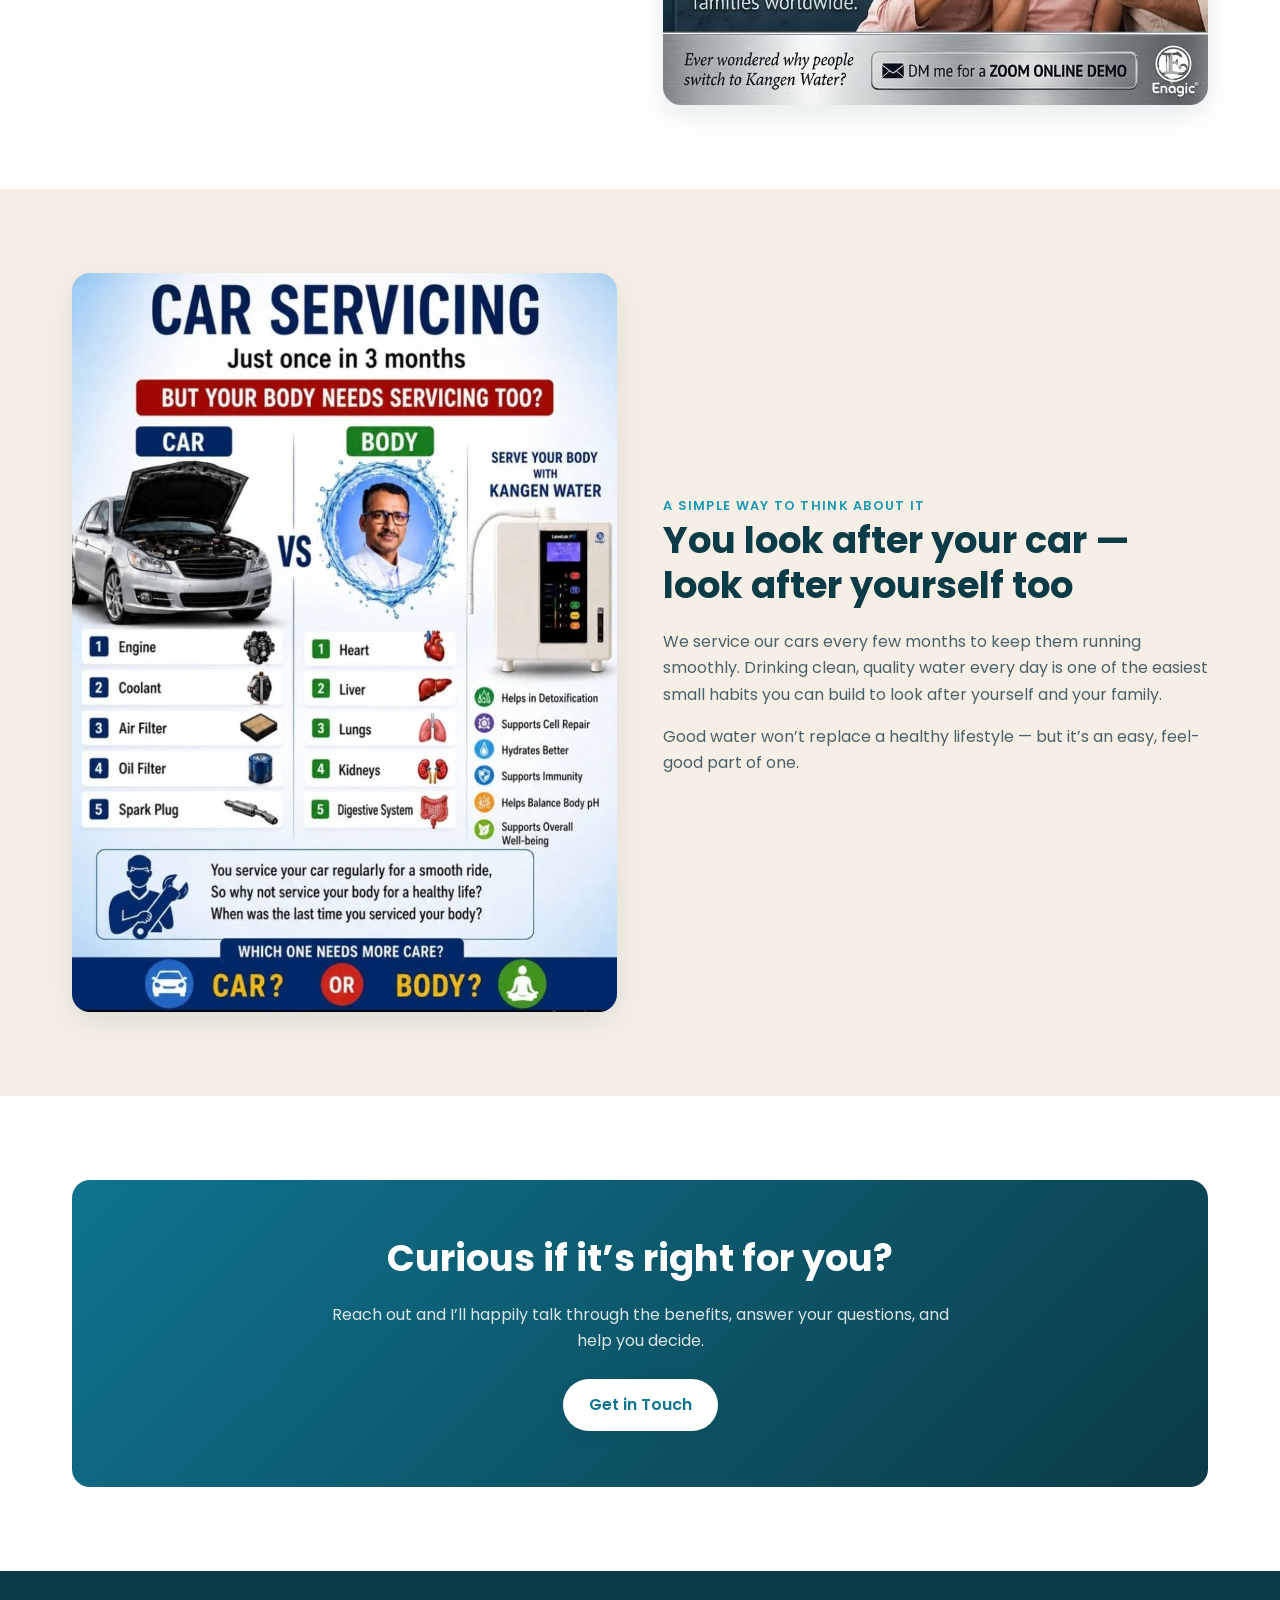
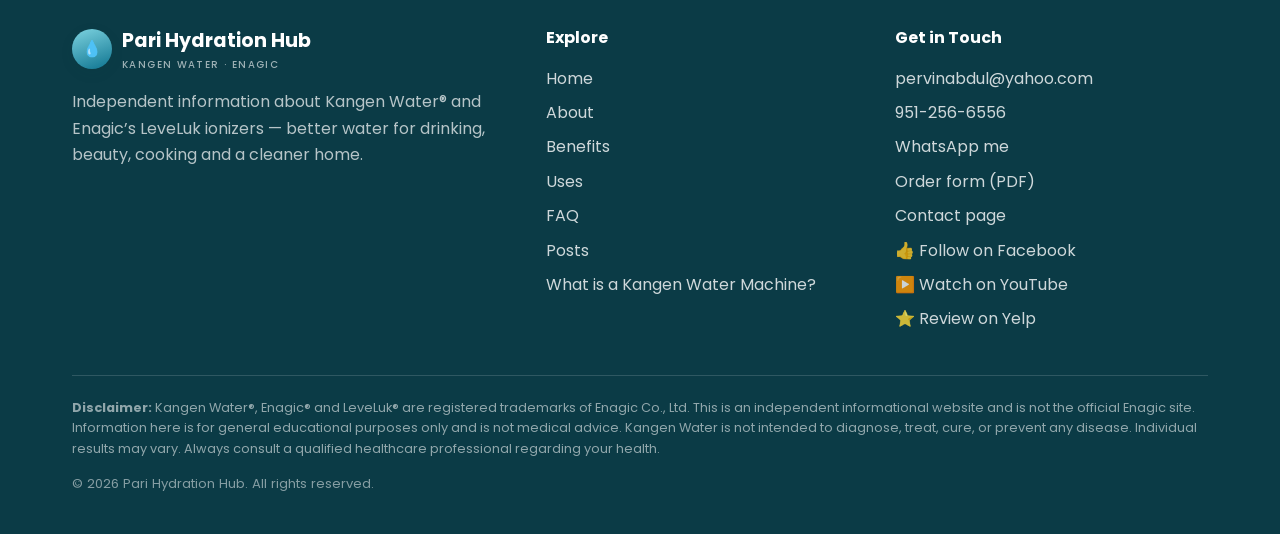
<file: benefits.html>
<!DOCTYPE html>
<html lang="en">
<head>
  <!-- Google tag (gtag.js) -->
  <script async src="https://www.googletagmanager.com/gtag/js?id=G-RDMCVC8KP0"></script>
  <script>
    window.dataLayer = window.dataLayer || [];
    function gtag(){dataLayer.push(arguments);}
    gtag('js', new Date());

    gtag('config', 'G-RDMCVC8KP0');
  </script>
  <meta charset="UTF-8" />
  <meta name="viewport" content="width=device-width, initial-scale=1.0" />
  <title>Kangen Water Benefits | Enagic LeveLuk — Pari Hydration Hub</title>
  <meta name="description" content="Why people choose an Enagic Kangen Water machine: better-feeling hydration, hydrogen-rich water, gentle beauty water, and a cleaner, more natural home." />
  <link rel="canonical" href="https://pari-hydration-hub.onrender.com/benefits.html" />
  <link rel="preconnect" href="https://fonts.googleapis.com" />
  <link rel="preconnect" href="https://fonts.gstatic.com" crossorigin />
  <link href="https://fonts.googleapis.com/css2?family=Poppins:wght@400;500;600;700&display=swap" rel="stylesheet" />
  <link rel="stylesheet" href="css/styles.css" />
</head>
<body>

  <header class="site-header">
    <nav class="nav">
      <a class="brand" href="index.html">
        <span class="drop">&#128167;</span>
        <span>Pari Hydration Hub<small>Kangen Water &middot; Enagic</small></span>
      </a>
      <button class="nav-toggle" aria-label="Toggle menu"><span></span><span></span><span></span></button>
      <ul class="nav-links">
        <li><a href="index.html">Home</a></li>
        <li><a href="about.html">About</a></li>
        <li><a href="benefits.html" class="active">Benefits</a></li>
        <li><a href="uses.html">Uses</a></li>
        <li><a href="faq.html">FAQ</a></li>
        <li><a href="posts.html">Posts</a></li>
        <li><a href="contact.html">Get in Touch</a></li>
        <li><a href="forms/pervin-enagic-order-form.pdf" class="nav-cta" target="_blank" rel="noopener">Buy Now</a></li>
      </ul>
    </nav>
  </header>

  <!-- HERO -->
  <section class="hero">
    <div class="container hero-grid">
      <div>
        <span class="eyebrow">Benefits</span>
        <h1>Small daily habit, big everyday difference.</h1>
        <p class="lead">People switch to Kangen Water for all kinds of reasons &mdash; from simply enjoying the taste and staying better hydrated, to reducing the chemicals they use around the home. Here&rsquo;s a look at what makes it a favorite.</p>
        <div class="btn-row">
          <a href="contact.html" class="btn btn-primary">Request Info</a>
          <a href="uses.html" class="btn btn-ghost">See Everyday Uses</a>
        </div>
      </div>
      <div class="hero-img">
        <img src="img/benefits-cloud.jpg" alt="Benefits of Kangen Water" />
      </div>
    </div>
  </section>

  <!-- BENEFIT CARDS -->
  <section class="block">
    <div class="container">
      <div class="section-head">
        <span class="eyebrow">The Highlights</span>
        <h2>Why people love their Kangen Water</h2>
      </div>
      <div class="grid grid-3">
        <div class="card">
          <div class="ico">&#128167;</div>
          <h3>Easy Hydration</h3>
          <p>Micro-clustered water is described as light and smooth &mdash; the kind of water you actually want to drink more of.</p>
        </div>
        <div class="card">
          <div class="ico">&#127807;</div>
          <h3>Antioxidant-Rich</h3>
          <p>Hydrogen-rich water is popular among wellness fans for its association with helping neutralize free radicals.</p>
        </div>
        <div class="card">
          <div class="ico">&#9878;</div>
          <h3>Alkaline &amp; Balanced</h3>
          <p>Drinking water in the pH 8.5&ndash;9.5 range is preferred by those looking for an alternative to acidic sodas and soft drinks.</p>
        </div>
        <div class="card">
          <div class="ico">&#10024;</div>
          <h3>Skin &amp; Beauty</h3>
          <p>Beauty water is a gentle, natural toner that many use after washing their face or after a bath or shower.</p>
        </div>
        <div class="card">
          <div class="ico">&#127793;</div>
          <h3>Eco-Friendly</h3>
          <p>Making your own water at home means fewer plastic bottles and fewer cleaning-product containers in the trash.</p>
        </div>
        <div class="card">
          <div class="ico">&#128176;</div>
          <h3>Cost-Effective Over Time</h3>
          <p>One machine replaces bottled water and a shelf of cleaning sprays, serving the household for years.</p>
        </div>
      </div>
    </div>
  </section>

  <!-- BEAUTY SPLIT -->
  <section class="block tint">
    <div class="container split">
      <div class="split-media">
        <img src="img/beauty-water.jpg" alt="Beauty water for radiant skin" />
      </div>
      <div>
        <span class="eyebrow" style="color:var(--blue-500);font-weight:600;letter-spacing:.1em;text-transform:uppercase;font-size:.8rem;">Beauty Water &middot; pH 4.0&ndash;6.0</span>
        <h2>A natural toner, straight from the tap</h2>
        <p>Weak acidic &ldquo;beauty water&rdquo; is a fan favorite in skincare routines. It&rsquo;s used to help tone skin and refresh the face after washing, and it doubles as a light rinse after a bath or shower.</p>
        <ul style="color:var(--ink-soft); padding-left:1.1em;">
          <li>Helps tone your skin</li>
          <li>Refreshing after washing your face</li>
          <li>Perfect after a bath or shower</li>
          <li>Leaves skin feeling smooth and revitalized</li>
        </ul>
      </div>
    </div>
  </section>

  <!-- LIFESTYLE / FAMILY -->
  <section class="block">
    <div class="container split reverse">
      <div class="split-media">
        <img src="img/happy-family.jpg" alt="Kangen Water for a healthy, happy family" />
      </div>
      <div>
        <span class="eyebrow" style="color:var(--blue-500);font-weight:600;letter-spacing:.1em;text-transform:uppercase;font-size:.8rem;">For the Whole Family</span>
        <h2>Water everyone can enjoy</h2>
        <p>From the youngest to the oldest, Kangen Water fits into daily life at every stage. It keeps the family hydrated, supports everyday wellness habits, and gives you clean, great-tasting water on demand &mdash; no bottles to lug home.</p>
        <p>It&rsquo;s the kind of simple upgrade that quietly becomes part of the routine.</p>
      </div>
    </div>
  </section>

  <!-- ANALOGY -->
  <section class="block sand">
    <div class="container split">
      <div class="split-media">
        <img src="img/car-vs-body.jpg" alt="You service your car regularly, why not care for your body?" />
      </div>
      <div>
        <span class="eyebrow" style="color:var(--blue-500);font-weight:600;letter-spacing:.1em;text-transform:uppercase;font-size:.8rem;">A Simple Way to Think About It</span>
        <h2>You look after your car &mdash; look after yourself too</h2>
        <p>We service our cars every few months to keep them running smoothly. Drinking clean, quality water every day is one of the easiest small habits you can build to look after yourself and your family.</p>
        <p>Good water won&rsquo;t replace a healthy lifestyle &mdash; but it&rsquo;s an easy, feel-good part of one.</p>
      </div>
    </div>
  </section>

  <!-- CTA -->
  <section class="block">
    <div class="container">
      <div class="cta-band">
        <h2>Curious if it&rsquo;s right for you?</h2>
        <p>Reach out and I&rsquo;ll happily talk through the benefits, answer your questions, and help you decide.</p>
        <a href="contact.html" class="btn btn-primary">Get in Touch</a>
      </div>
    </div>
  </section>

  <footer class="site-footer">
    <div class="container">
      <div class="footer-grid">
        <div>
          <a class="brand footer-brand" href="index.html" style="color:#fff;">
            <span class="drop">&#128167;</span>
            <span>Pari Hydration Hub<small style="color:rgba(255,255,255,.6);">Kangen Water &middot; Enagic</small></span>
          </a>
          <p style="color:rgba(255,255,255,.7); margin-top:16px; max-width:32em;">Independent information about Kangen Water&reg; and Enagic&rsquo;s LeveLuk ionizers &mdash; better water for drinking, beauty, cooking and a cleaner home.</p>
        </div>
        <div>
          <h4>Explore</h4>
          <ul>
            <li><a href="index.html">Home</a></li>
            <li><a href="about.html">About</a></li>
            <li><a href="benefits.html">Benefits</a></li>
            <li><a href="uses.html">Uses</a></li>
            <li><a href="faq.html">FAQ</a></li>
            <li><a href="posts.html">Posts</a></li>
            <li><a href="what-is-a-kangen-water-machine.html">What is a Kangen Water Machine?</a></li>
          </ul>
        </div>
        <div>
          <h4>Get in Touch</h4>
          <ul>
            <li><a href="mailto:pervinabdul@yahoo.com">pervinabdul@yahoo.com</a></li>
            <li><a href="tel:+19512566556">951-256-6556</a></li>
            <li><a href="https://wa.me/19512566556" target="_blank" rel="noopener">WhatsApp me</a></li>
            <li><a href="forms/pervin-enagic-order-form.pdf" target="_blank" rel="noopener">Order form (PDF)</a></li>
            <li><a href="contact.html">Contact page</a></li>
            <li class="footer-social"><a href="https://www.facebook.com/share/1JfewySeh7/" target="_blank" rel="noopener">&#128077; Follow on Facebook</a></li>
            <li class="footer-social"><a href="https://www.youtube.com/@pervinmoulvi4033" target="_blank" rel="noopener">&#9654;&#65039; Watch on YouTube</a></li>
            <li class="footer-social"><a href="https://yelp.to/8zeMjrHdEo" target="_blank" rel="noopener">&#11088; Review on Yelp</a></li>
          </ul>
        </div>
      </div>
      <p class="disclaimer">
        <strong>Disclaimer:</strong> Kangen Water&reg;, Enagic&reg; and LeveLuk&reg; are registered trademarks of Enagic Co., Ltd. This is an independent informational website and is not the official Enagic site. Information here is for general educational purposes only and is not medical advice. Kangen Water is not intended to diagnose, treat, cure, or prevent any disease. Individual results may vary. Always consult a qualified healthcare professional regarding your health.
      </p>
      <p class="copyright">&copy; <span id="year">2026</span> Pari Hydration Hub. All rights reserved.</p>
    </div>
  </footer>

  <script src="js/main.js"></script>
</body>
</html>
</file>
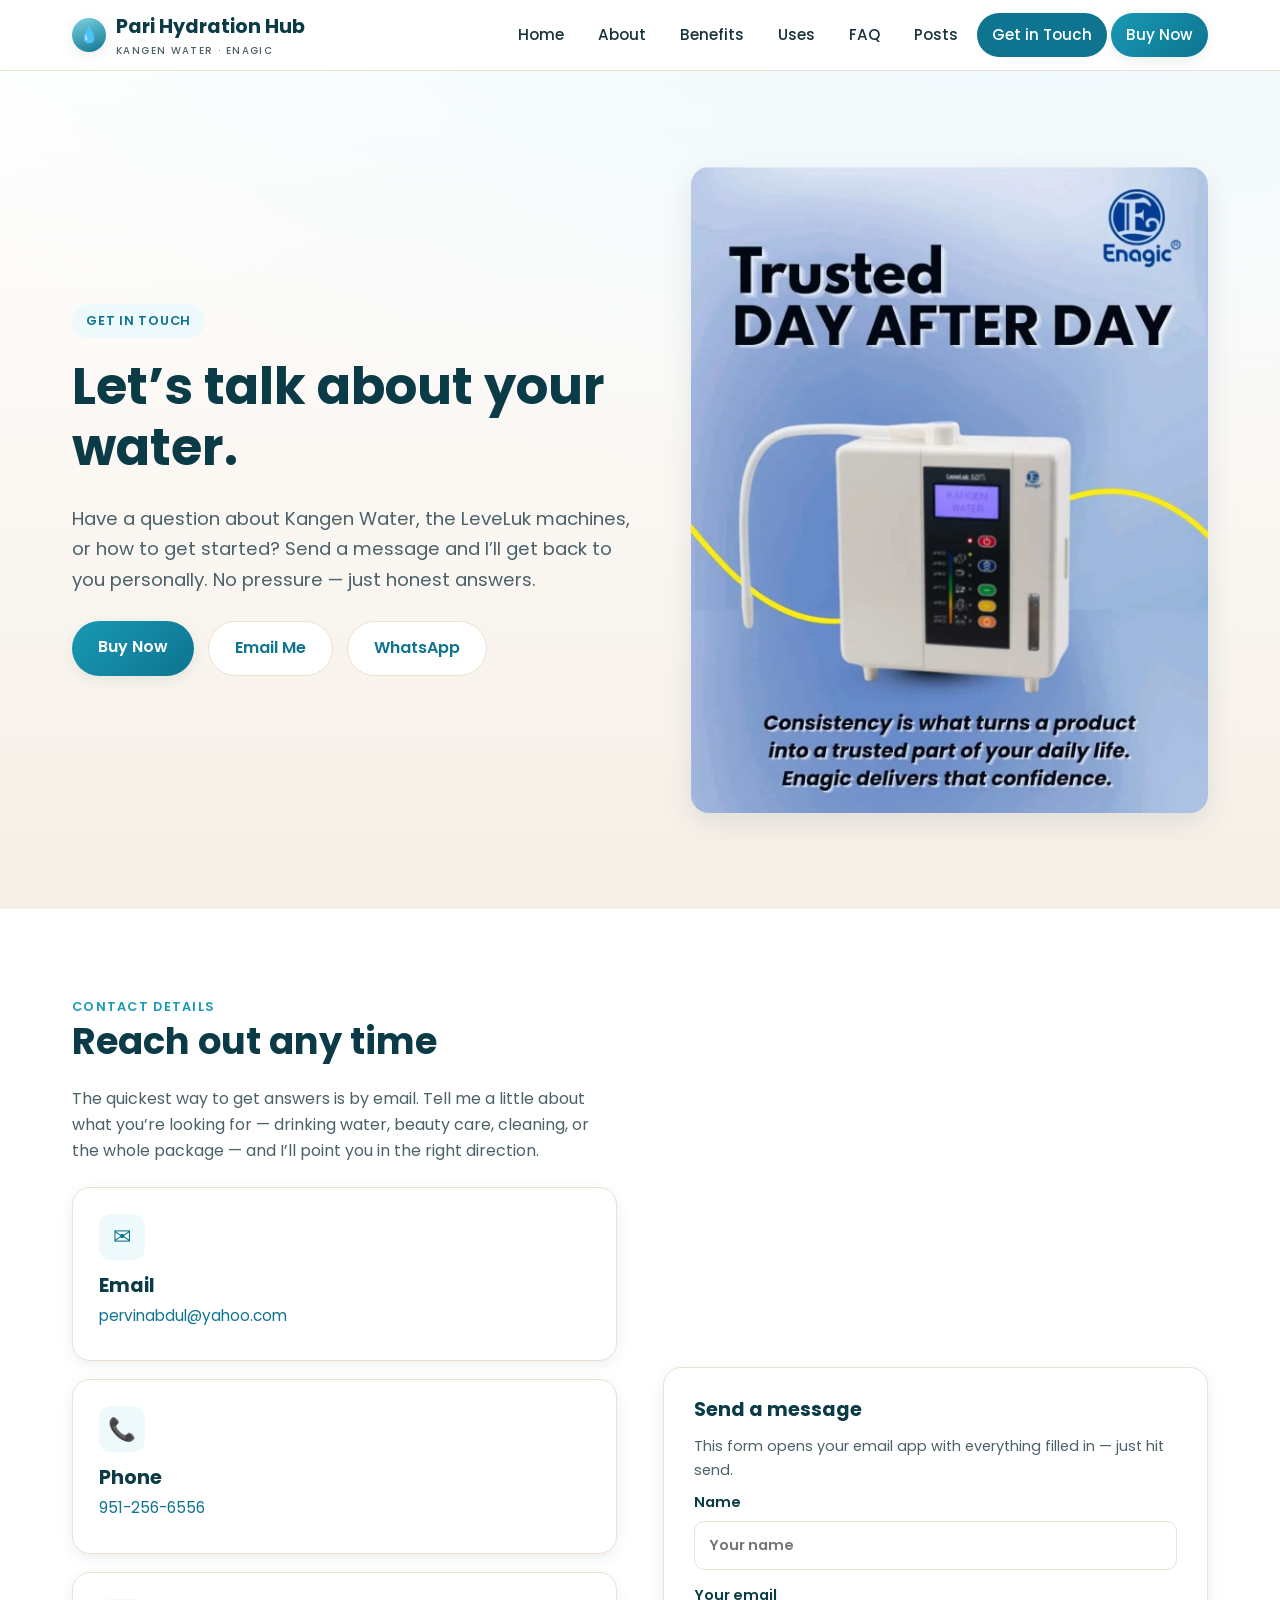
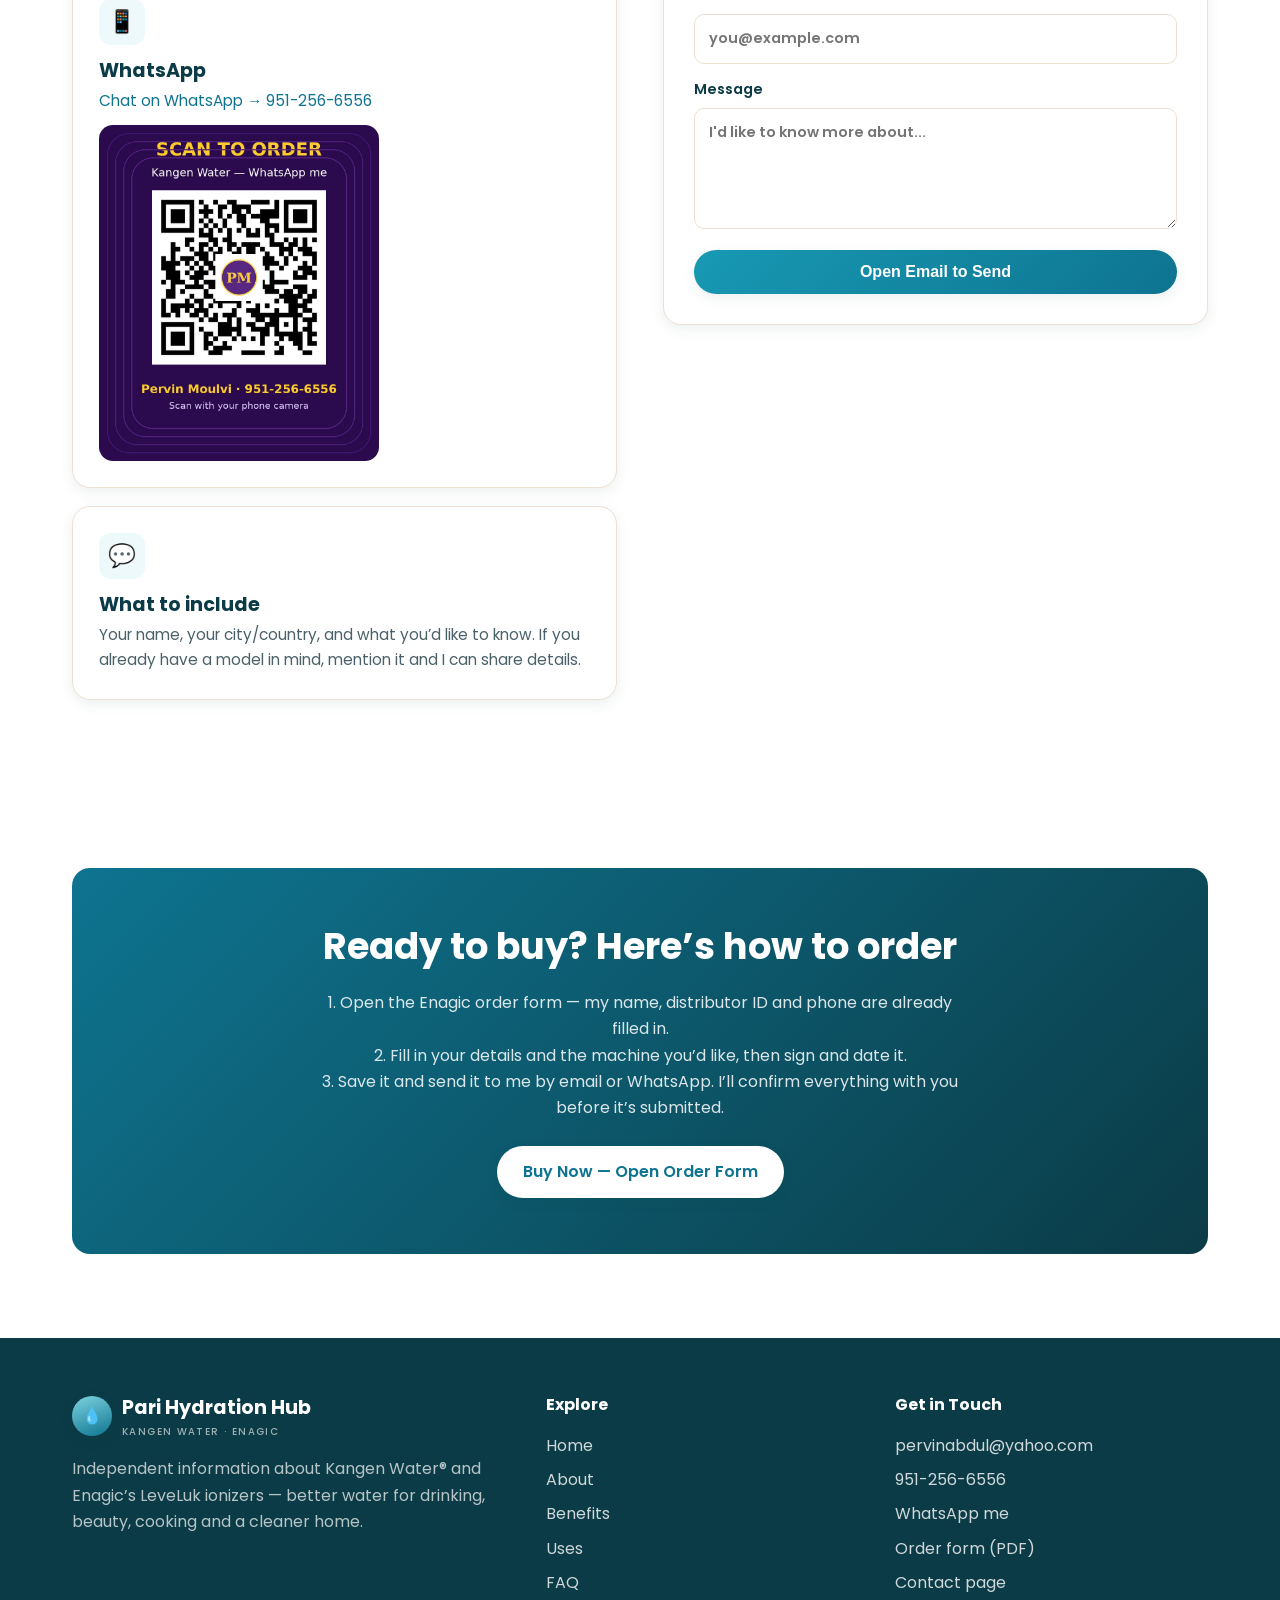
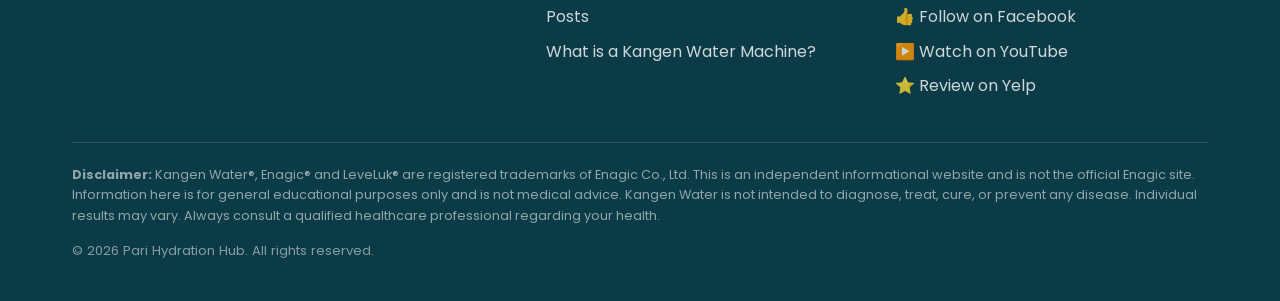
<file: contact.html>
<!DOCTYPE html>
<html lang="en">
<head>
  <!-- Google tag (gtag.js) -->
  <script async src="https://www.googletagmanager.com/gtag/js?id=G-RDMCVC8KP0"></script>
  <script>
    window.dataLayer = window.dataLayer || [];
    function gtag(){dataLayer.push(arguments);}
    gtag('js', new Date());

    gtag('config', 'G-RDMCVC8KP0');
  </script>
  <meta charset="UTF-8" />
  <meta name="viewport" content="width=device-width, initial-scale=1.0" />
  <title>Contact Pervin Moulvi | Kangen Water Machine Info — Pari Hydration Hub</title>
  <meta name="description" content="Contact independent Enagic distributor Pervin Moulvi to learn about Kangen Water machines, the LeveLuk K8, pricing, and how to get started." />
  <link rel="canonical" href="https://pari-hydration-hub.onrender.com/contact.html" />
  <link rel="preconnect" href="https://fonts.googleapis.com" />
  <link rel="preconnect" href="https://fonts.gstatic.com" crossorigin />
  <link href="https://fonts.googleapis.com/css2?family=Poppins:wght@400;500;600;700&display=swap" rel="stylesheet" />
  <link rel="stylesheet" href="css/styles.css" />
</head>
<body>

  <header class="site-header">
    <nav class="nav">
      <a class="brand" href="index.html">
        <span class="drop">&#128167;</span>
        <span>Pari Hydration Hub<small>Kangen Water &middot; Enagic</small></span>
      </a>
      <button class="nav-toggle" aria-label="Toggle menu"><span></span><span></span><span></span></button>
      <ul class="nav-links">
        <li><a href="index.html">Home</a></li>
        <li><a href="about.html">About</a></li>
        <li><a href="benefits.html">Benefits</a></li>
        <li><a href="uses.html">Uses</a></li>
        <li><a href="faq.html">FAQ</a></li>
        <li><a href="posts.html">Posts</a></li>
        <li><a href="contact.html" class="active">Get in Touch</a></li>
        <li><a href="forms/pervin-enagic-order-form.pdf" class="nav-cta" target="_blank" rel="noopener">Buy Now</a></li>
      </ul>
    </nav>
  </header>

  <!-- HERO -->
  <section class="hero">
    <div class="container hero-grid">
      <div>
        <span class="eyebrow">Get in Touch</span>
        <h1>Let&rsquo;s talk about your water.</h1>
        <p class="lead">Have a question about Kangen Water, the LeveLuk machines, or how to get started? Send a message and I&rsquo;ll get back to you personally. No pressure &mdash; just honest answers.</p>
        <div class="btn-row">
          <a href="forms/pervin-enagic-order-form.pdf" class="btn btn-primary" target="_blank" rel="noopener">Buy Now</a>
          <a href="mailto:pervinabdul@yahoo.com?subject=Kangen%20Water%20Enquiry" class="btn btn-ghost">Email Me</a>
          <a href="https://wa.me/19512566556" class="btn btn-ghost" target="_blank" rel="noopener">WhatsApp</a>
        </div>
      </div>
      <div class="hero-img">
        <img src="img/trusted.jpg" alt="Trusted, day after day — the LeveLuk machine" />
      </div>
    </div>
  </section>

  <!-- CONTACT CARD + FORM -->
  <section class="block">
    <div class="container split">
      <div>
        <span class="eyebrow" style="color:var(--blue-500);font-weight:600;letter-spacing:.1em;text-transform:uppercase;font-size:.8rem;">Contact Details</span>
        <h2>Reach out any time</h2>
        <p>The quickest way to get answers is by email. Tell me a little about what you&rsquo;re looking for &mdash; drinking water, beauty care, cleaning, or the whole package &mdash; and I&rsquo;ll point you in the right direction.</p>

        <div class="card" style="margin-top:22px;">
          <div class="ico">&#9993;</div>
          <h3>Email</h3>
          <p style="margin-bottom:6px;"><a href="mailto:pervinabdul@yahoo.com">pervinabdul@yahoo.com</a></p>
        </div>

        <div class="card" style="margin-top:18px;">
          <div class="ico">&#128222;</div>
          <h3>Phone</h3>
          <p style="margin-bottom:6px;"><a href="tel:+19512566556">951-256-6556</a></p>
        </div>

        <div class="card" style="margin-top:18px;">
          <div class="ico">&#128241;</div>
          <h3>WhatsApp</h3>
          <p style="margin-bottom:6px;"><a href="https://wa.me/19512566556" target="_blank" rel="noopener">Chat on WhatsApp &rarr; 951-256-6556</a></p>
          <a href="https://wa.me/19512566556" target="_blank" rel="noopener">
            <img src="img/whatsapp-qr.jpg" alt="Scan to order — WhatsApp QR code for Pervin Moulvi, 951-256-6556" loading="lazy" style="width:100%; max-width:280px; margin-top:12px; border-radius:14px;" />
          </a>
        </div>

        <div class="card" style="margin-top:18px;">
          <div class="ico">&#128172;</div>
          <h3>What to include</h3>
          <p>Your name, your city/country, and what you&rsquo;d like to know. If you already have a model in mind, mention it and I can share details.</p>
        </div>
      </div>

      <div>
        <div class="card" style="padding:30px;">
          <h3 style="margin-bottom:14px;">Send a message</h3>
          <p style="font-size:.9rem;">This form opens your email app with everything filled in &mdash; just hit send.</p>
          <form id="contactForm" style="display:grid; gap:14px; margin-top:8px;">
            <label style="font-size:.9rem; font-weight:600; color:var(--blue-900);">Name
              <input required name="name" type="text" placeholder="Your name"
                style="width:100%; margin-top:6px; padding:12px 14px; border:1px solid var(--sand-200); border-radius:10px; font:inherit;" />
            </label>
            <label style="font-size:.9rem; font-weight:600; color:var(--blue-900);">Your email
              <input required name="from" type="email" placeholder="you@example.com"
                style="width:100%; margin-top:6px; padding:12px 14px; border:1px solid var(--sand-200); border-radius:10px; font:inherit;" />
            </label>
            <label style="font-size:.9rem; font-weight:600; color:var(--blue-900);">Message
              <textarea required name="message" rows="4" placeholder="I'd like to know more about..."
                style="width:100%; margin-top:6px; padding:12px 14px; border:1px solid var(--sand-200); border-radius:10px; font:inherit; resize:vertical;"></textarea>
            </label>
            <button type="submit" class="btn btn-primary" style="width:100%;">Open Email to Send</button>
          </form>
        </div>
      </div>
    </div>
  </section>

  <!-- HOW TO ORDER -->
  <section class="block" id="order">
    <div class="container">
      <div class="cta-band">
        <h2>Ready to buy? Here&rsquo;s how to order</h2>
        <p>1. Open the Enagic order form &mdash; my name, distributor ID and phone are already filled in.<br />
           2. Fill in your details and the machine you&rsquo;d like, then sign and date it.<br />
           3. Save it and send it to me by email or WhatsApp. I&rsquo;ll confirm everything with you before it&rsquo;s submitted.</p>
        <a href="forms/pervin-enagic-order-form.pdf" class="btn btn-primary" target="_blank" rel="noopener">Buy Now &mdash; Open Order Form</a>
      </div>
    </div>
  </section>

  <footer class="site-footer">
    <div class="container">
      <div class="footer-grid">
        <div>
          <a class="brand footer-brand" href="index.html" style="color:#fff;">
            <span class="drop">&#128167;</span>
            <span>Pari Hydration Hub<small style="color:rgba(255,255,255,.6);">Kangen Water &middot; Enagic</small></span>
          </a>
          <p style="color:rgba(255,255,255,.7); margin-top:16px; max-width:32em;">Independent information about Kangen Water&reg; and Enagic&rsquo;s LeveLuk ionizers &mdash; better water for drinking, beauty, cooking and a cleaner home.</p>
        </div>
        <div>
          <h4>Explore</h4>
          <ul>
            <li><a href="index.html">Home</a></li>
            <li><a href="about.html">About</a></li>
            <li><a href="benefits.html">Benefits</a></li>
            <li><a href="uses.html">Uses</a></li>
            <li><a href="faq.html">FAQ</a></li>
            <li><a href="posts.html">Posts</a></li>
            <li><a href="what-is-a-kangen-water-machine.html">What is a Kangen Water Machine?</a></li>
          </ul>
        </div>
        <div>
          <h4>Get in Touch</h4>
          <ul>
            <li><a href="mailto:pervinabdul@yahoo.com">pervinabdul@yahoo.com</a></li>
            <li><a href="tel:+19512566556">951-256-6556</a></li>
            <li><a href="https://wa.me/19512566556" target="_blank" rel="noopener">WhatsApp me</a></li>
            <li><a href="forms/pervin-enagic-order-form.pdf" target="_blank" rel="noopener">Order form (PDF)</a></li>
            <li><a href="contact.html">Contact page</a></li>
            <li class="footer-social"><a href="https://www.facebook.com/share/1JfewySeh7/" target="_blank" rel="noopener">&#128077; Follow on Facebook</a></li>
            <li class="footer-social"><a href="https://www.youtube.com/@pervinmoulvi4033" target="_blank" rel="noopener">&#9654;&#65039; Watch on YouTube</a></li>
            <li class="footer-social"><a href="https://yelp.to/8zeMjrHdEo" target="_blank" rel="noopener">&#11088; Review on Yelp</a></li>
          </ul>
        </div>
      </div>
      <p class="disclaimer">
        <strong>Disclaimer:</strong> Kangen Water&reg;, Enagic&reg; and LeveLuk&reg; are registered trademarks of Enagic Co., Ltd. This is an independent informational website and is not the official Enagic site. Information here is for general educational purposes only and is not medical advice. Kangen Water is not intended to diagnose, treat, cure, or prevent any disease. Individual results may vary. Always consult a qualified healthcare professional regarding your health.
      </p>
      <p class="copyright">&copy; <span id="year">2026</span> Pari Hydration Hub. All rights reserved.</p>
    </div>
  </footer>

  <script src="js/main.js"></script>
  <script>
    // Compose a mailto link from the form so no backend is needed
    document.getElementById('contactForm').addEventListener('submit', function (e) {
      e.preventDefault();
      var f = e.target;
      var subject = encodeURIComponent('Kangen Water enquiry from ' + f.name.value);
      var body = encodeURIComponent(
        'Name: ' + f.name.value + '\nEmail: ' + f.from.value + '\n\n' + f.message.value
      );
      window.location.href = 'mailto:pervinabdul@yahoo.com?subject=' + subject + '&body=' + body;
    });
  </script>
</body>
</html>
</file>
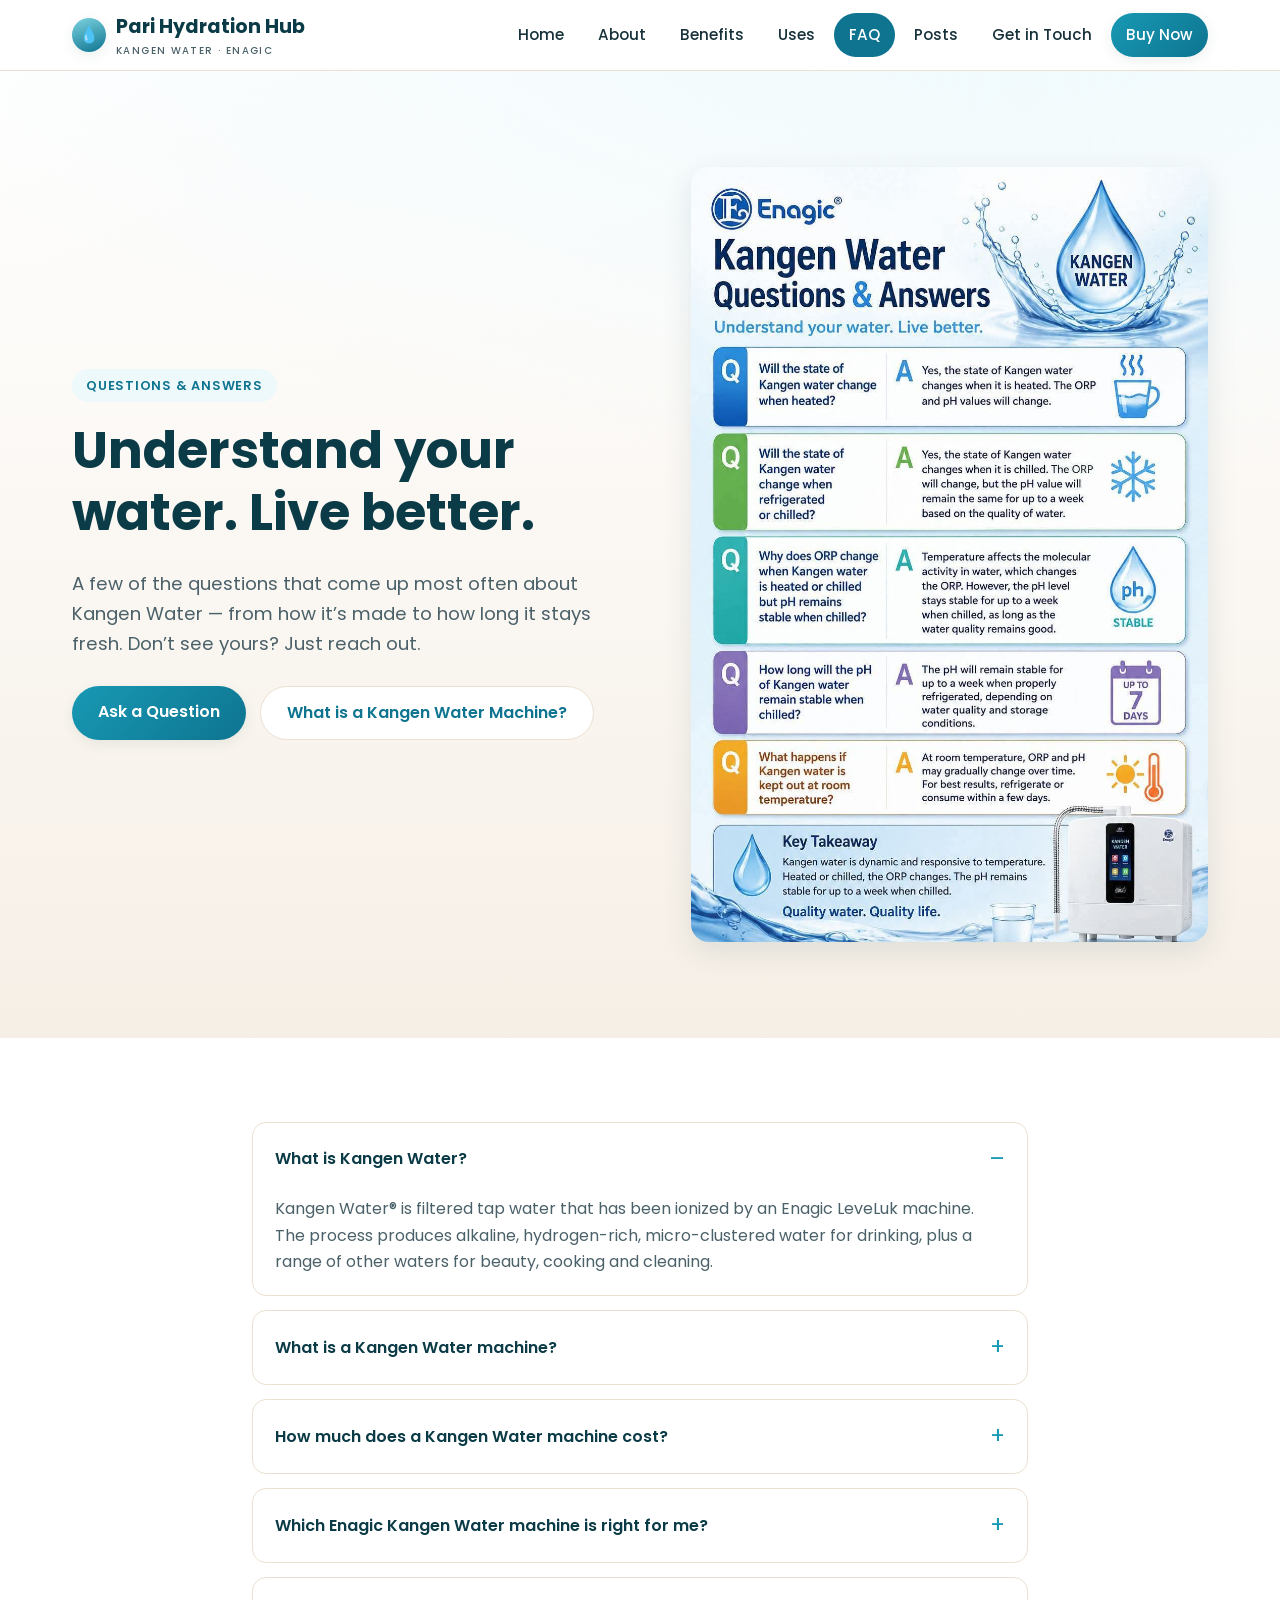
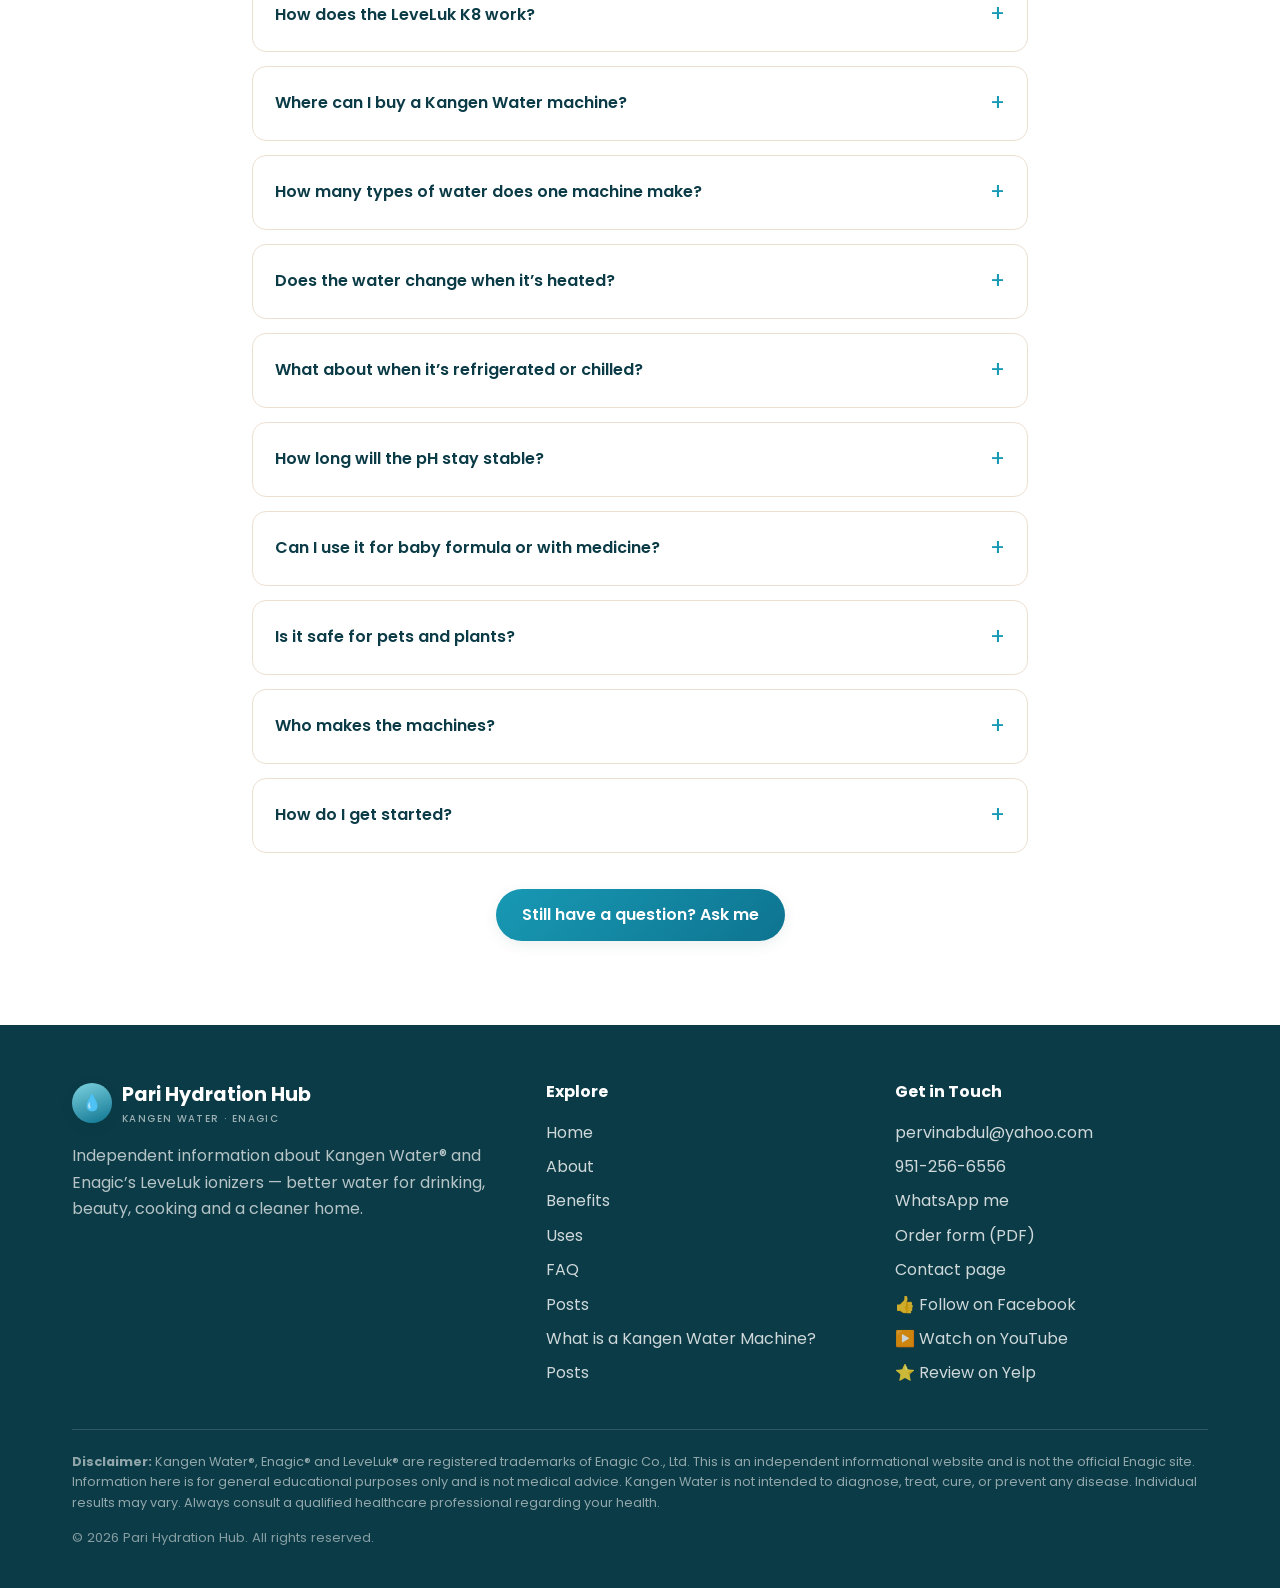
<file: faq.html>
<!DOCTYPE html>
<html lang="en">
<head>
  <!-- Google tag (gtag.js) -->
  <script async src="https://www.googletagmanager.com/gtag/js?id=G-RDMCVC8KP0"></script>
  <script>
    window.dataLayer = window.dataLayer || [];
    function gtag(){dataLayer.push(arguments);}
    gtag('js', new Date());

    gtag('config', 'G-RDMCVC8KP0');
  </script>
  <meta charset="UTF-8" />
  <meta name="viewport" content="width=device-width, initial-scale=1.0" />
  <title>Kangen Water Machine FAQ | Enagic K8 — Pari Hydration Hub</title>
  <meta name="description" content="Kangen Water machine questions answered: what it is, how much an Enagic machine costs, which LeveLuk model to choose, how the K8 works, where to buy, and how to get started." />
  <link rel="canonical" href="https://pari-hydration-hub.onrender.com/faq.html" />
  <link rel="preconnect" href="https://fonts.googleapis.com" />
  <link rel="preconnect" href="https://fonts.gstatic.com" crossorigin />
  <link href="https://fonts.googleapis.com/css2?family=Poppins:wght@400;500;600;700&display=swap" rel="stylesheet" />
  <link rel="stylesheet" href="css/styles.css" />
</head>
<body>

  <header class="site-header">
    <nav class="nav">
      <a class="brand" href="index.html">
        <span class="drop">&#128167;</span>
        <span>Pari Hydration Hub<small>Kangen Water &middot; Enagic</small></span>
      </a>
      <button class="nav-toggle" aria-label="Toggle menu"><span></span><span></span><span></span></button>
      <ul class="nav-links">
        <li><a href="index.html">Home</a></li>
        <li><a href="about.html">About</a></li>
        <li><a href="benefits.html">Benefits</a></li>
        <li><a href="uses.html">Uses</a></li>
        <li><a href="faq.html" class="active">FAQ</a></li>
        <li><a href="posts.html">Posts</a></li>
        <li><a href="contact.html">Get in Touch</a></li>
        <li><a href="forms/pervin-enagic-order-form.pdf" class="nav-cta" target="_blank" rel="noopener">Buy Now</a></li>
      </ul>
    </nav>
  </header>

  <!-- HERO -->
  <section class="hero">
    <div class="container hero-grid">
      <div>
        <span class="eyebrow">Questions &amp; Answers</span>
        <h1>Understand your water. Live better.</h1>
        <p class="lead">A few of the questions that come up most often about Kangen Water &mdash; from how it&rsquo;s made to how long it stays fresh. Don&rsquo;t see yours? Just reach out.</p>
        <div class="btn-row">
          <a href="contact.html" class="btn btn-primary">Ask a Question</a>
          <a href="what-is-a-kangen-water-machine.html" class="btn btn-ghost">What is a Kangen Water Machine?</a>
        </div>
      </div>
      <div class="hero-img">
        <img src="img/faq.jpg" alt="Kangen Water questions and answers" />
      </div>
    </div>
  </section>

  <!-- FAQ LIST -->
  <section class="block">
    <div class="container" style="max-width:820px;">

      <details class="faq-item" open>
        <summary>What is Kangen Water?</summary>
        <div class="a">Kangen Water&reg; is filtered tap water that has been ionized by an Enagic LeveLuk machine. The process produces alkaline, hydrogen-rich, micro-clustered water for drinking, plus a range of other waters for beauty, cooking and cleaning.</div>
      </details>

      <details class="faq-item">
        <summary>What is a Kangen Water machine?</summary>
        <div class="a">A Kangen Water machine is an Enagic LeveLuk water ionizer. It connects to your kitchen faucet, filters the water, and then uses electrolysis to produce several different types of water &mdash; from alkaline drinking water to strong acidic cleaning water.</div>
      </details>

      <details class="faq-item">
        <summary>How much does a Kangen Water machine cost?</summary>
        <div class="a">The LeveLuk K8 is $5,890 before tax. Other LeveLuk models cost less &mdash; the right one depends on your home and budget. <a href="contact.html">Message me</a> and I&rsquo;ll share current pricing and payment options.</div>
      </details>

      <details class="faq-item">
        <summary>Which Enagic Kangen Water machine is right for me?</summary>
        <div class="a">It depends on your household size, how you plan to use the water, and your budget. The LeveLuk K8 is a popular all-round choice, but there are other models too. I&rsquo;m happy to walk you through the differences so you can make an informed decision.</div>
      </details>

      <details class="faq-item">
        <summary>How does the LeveLuk K8 work?</summary>
        <div class="a">The K8 filters your tap water, then passes it over eight platinum-coated titanium electrode plates. Electrolysis separates the water into alkaline and acidic streams, and you pick the water type you want on the touchscreen.</div>
      </details>

      <details class="faq-item">
        <summary>Where can I buy a Kangen Water machine?</summary>
        <div class="a">Enagic machines are sold through independent distributors rather than in stores. As an Independent Enagic Distributor, I can help you learn about the models and get started when you&rsquo;re ready. <a href="contact.html">Get in touch</a> to begin.</div>
      </details>

      <details class="faq-item">
        <summary>How many types of water does one machine make?</summary>
        <div class="a">Five kinds of water, across seven pH settings &mdash; from strong acidic (pH 2.5) for cleaning, through beauty water (pH 6.0) and clean water (pH 7.0), to Kangen drinking water at three strengths (pH 8.5, 9.0 and 9.5) and strong Kangen water (pH 11.5) for tough kitchen jobs. <a href="what-is-a-kangen-water-machine.html">See all five explained &rarr;</a></div>
      </details>

      <details class="faq-item">
        <summary>Does the water change when it&rsquo;s heated?</summary>
        <div class="a">Yes. When Kangen water is heated, its ORP (oxidation-reduction potential) and pH values will change. For drinking, many people enjoy it cool and fresh.</div>
      </details>

      <details class="faq-item">
        <summary>What about when it&rsquo;s refrigerated or chilled?</summary>
        <div class="a">When chilled, the ORP will change, but the pH value can remain stable for up to about a week depending on the quality of the water and how it&rsquo;s stored.</div>
      </details>

      <details class="faq-item">
        <summary>How long will the pH stay stable?</summary>
        <div class="a">Properly refrigerated in a sealed container, the pH can remain stable for up to around 7 days, depending on water quality and storage conditions. At room temperature, ORP and pH gradually change over time, so it&rsquo;s best to refrigerate or drink within a few days.</div>
      </details>

      <details class="faq-item">
        <summary>Can I use it for baby formula or with medicine?</summary>
        <div class="a">The neutral pH 7.0 &ldquo;clean&rdquo; setting produces pure, balanced water that is commonly used for mixing baby formula and for taking with medication. As always, follow your pediatrician&rsquo;s or doctor&rsquo;s guidance.</div>
      </details>

      <details class="faq-item">
        <summary>Is it safe for pets and plants?</summary>
        <div class="a">Yes &mdash; the alkaline drinking water is popular for pets, and beauty water is used to help revive cut flowers and houseplants.</div>
      </details>

      <details class="faq-item">
        <summary>Who makes the machines?</summary>
        <div class="a">Enagic Co., Ltd., a Japanese company that has manufactured water ionizers in-house for more than 45 years and holds ISO management-system certifications and Water Quality Association recognition.</div>
      </details>

      <details class="faq-item">
        <summary>How do I get started?</summary>
        <div class="a">The easiest first step is to reach out with your questions. I can walk you through the different models, how the water is made, and which option suits your household &mdash; then help you order when you&rsquo;re ready.</div>
      </details>

      <div style="text-align:center; margin-top:36px;">
        <a href="contact.html" class="btn btn-primary">Still have a question? Ask me</a>
      </div>
    </div>
  </section>

  <footer class="site-footer">
    <div class="container">
      <div class="footer-grid">
        <div>
          <a class="brand footer-brand" href="index.html" style="color:#fff;">
            <span class="drop">&#128167;</span>
            <span>Pari Hydration Hub<small style="color:rgba(255,255,255,.6);">Kangen Water &middot; Enagic</small></span>
          </a>
          <p style="color:rgba(255,255,255,.7); margin-top:16px; max-width:32em;">Independent information about Kangen Water&reg; and Enagic&rsquo;s LeveLuk ionizers &mdash; better water for drinking, beauty, cooking and a cleaner home.</p>
        </div>
        <div>
          <h4>Explore</h4>
          <ul>
            <li><a href="index.html">Home</a></li>
            <li><a href="about.html">About</a></li>
            <li><a href="benefits.html">Benefits</a></li>
            <li><a href="uses.html">Uses</a></li>
            <li><a href="faq.html">FAQ</a></li>
            <li><a href="posts.html">Posts</a></li>
            <li><a href="what-is-a-kangen-water-machine.html">What is a Kangen Water Machine?</a></li>
        <li><a href="posts.html">Posts</a></li>
          </ul>
        </div>
        <div>
          <h4>Get in Touch</h4>
          <ul>
            <li><a href="mailto:pervinabdul@yahoo.com">pervinabdul@yahoo.com</a></li>
            <li><a href="tel:+19512566556">951-256-6556</a></li>
            <li><a href="https://wa.me/19512566556" target="_blank" rel="noopener">WhatsApp me</a></li>
            <li><a href="forms/pervin-enagic-order-form.pdf" target="_blank" rel="noopener">Order form (PDF)</a></li>
            <li><a href="contact.html">Contact page</a></li>
            <li class="footer-social"><a href="https://www.facebook.com/share/1JfewySeh7/" target="_blank" rel="noopener">&#128077; Follow on Facebook</a></li>
            <li class="footer-social"><a href="https://www.youtube.com/@pervinmoulvi4033" target="_blank" rel="noopener">&#9654;&#65039; Watch on YouTube</a></li>
            <li class="footer-social"><a href="https://yelp.to/8zeMjrHdEo" target="_blank" rel="noopener">&#11088; Review on Yelp</a></li>
          </ul>
        </div>
      </div>
      <p class="disclaimer">
        <strong>Disclaimer:</strong> Kangen Water&reg;, Enagic&reg; and LeveLuk&reg; are registered trademarks of Enagic Co., Ltd. This is an independent informational website and is not the official Enagic site. Information here is for general educational purposes only and is not medical advice. Kangen Water is not intended to diagnose, treat, cure, or prevent any disease. Individual results may vary. Always consult a qualified healthcare professional regarding your health.
      </p>
      <p class="copyright">&copy; <span id="year">2026</span> Pari Hydration Hub. All rights reserved.</p>
    </div>
  </footer>

  <script src="js/main.js"></script>
  <script type="application/ld+json">
  {
    "@context": "https://schema.org",
    "@type": "FAQPage",
    "mainEntity": [
      {
        "@type": "Question",
        "name": "What is a Kangen Water machine?",
        "acceptedAnswer": { "@type": "Answer", "text": "A Kangen Water machine is an Enagic LeveLuk water ionizer. It connects to your kitchen faucet, filters the water, and then uses electrolysis to produce several different types of water, from alkaline drinking water to strong acidic cleaning water." }
      },
      {
        "@type": "Question",
        "name": "How much does a Kangen Water machine cost?",
        "acceptedAnswer": { "@type": "Answer", "text": "The LeveLuk K8 is $5,890 before tax. Other LeveLuk models cost less — the right one depends on your home and budget. Message Pervin Moulvi for current pricing and payment options." }
      },
      {
        "@type": "Question",
        "name": "Which Enagic Kangen Water machine is right for me?",
        "acceptedAnswer": { "@type": "Answer", "text": "It depends on your household size, how you plan to use the water, and your budget. The LeveLuk K8 is a popular all-round choice, but there are other models too." }
      },
      {
        "@type": "Question",
        "name": "How does the LeveLuk K8 work?",
        "acceptedAnswer": { "@type": "Answer", "text": "The K8 filters your tap water, then passes it over eight platinum-coated titanium electrode plates. Electrolysis separates the water into alkaline and acidic streams, and you pick the water type on the touchscreen." }
      },
      {
        "@type": "Question",
        "name": "Where can I buy a Kangen Water machine?",
        "acceptedAnswer": { "@type": "Answer", "text": "Enagic machines are sold through independent distributors rather than in stores. Pervin Moulvi is an Independent Enagic Distributor who can help you learn about the models and get started." }
      },
      {
        "@type": "Question",
        "name": "How do I get started?",
        "acceptedAnswer": { "@type": "Answer", "text": "The easiest first step is to reach out with your questions. Pervin can walk you through the different models, how the water is made, and which option suits your household, then help you order when you are ready." }
      }
    ]
  }
  </script>
</body>
</html>
</file>
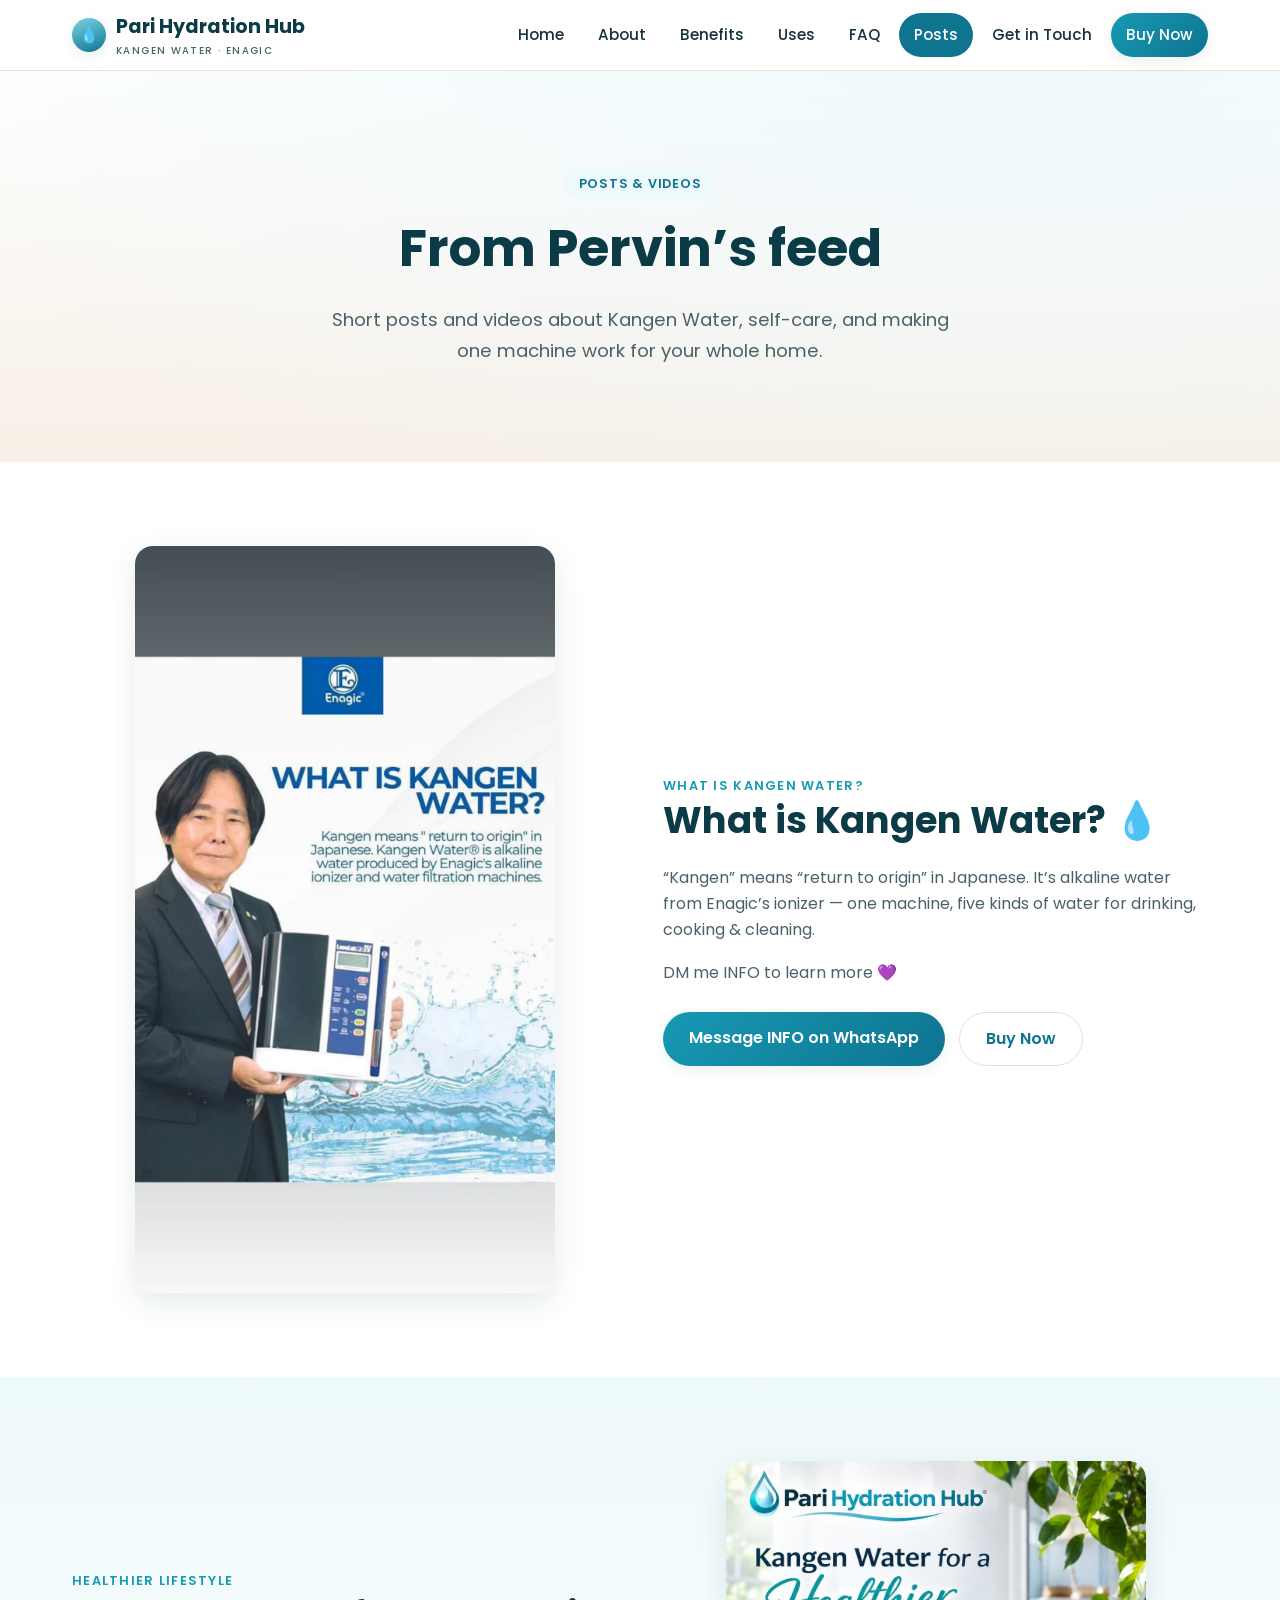
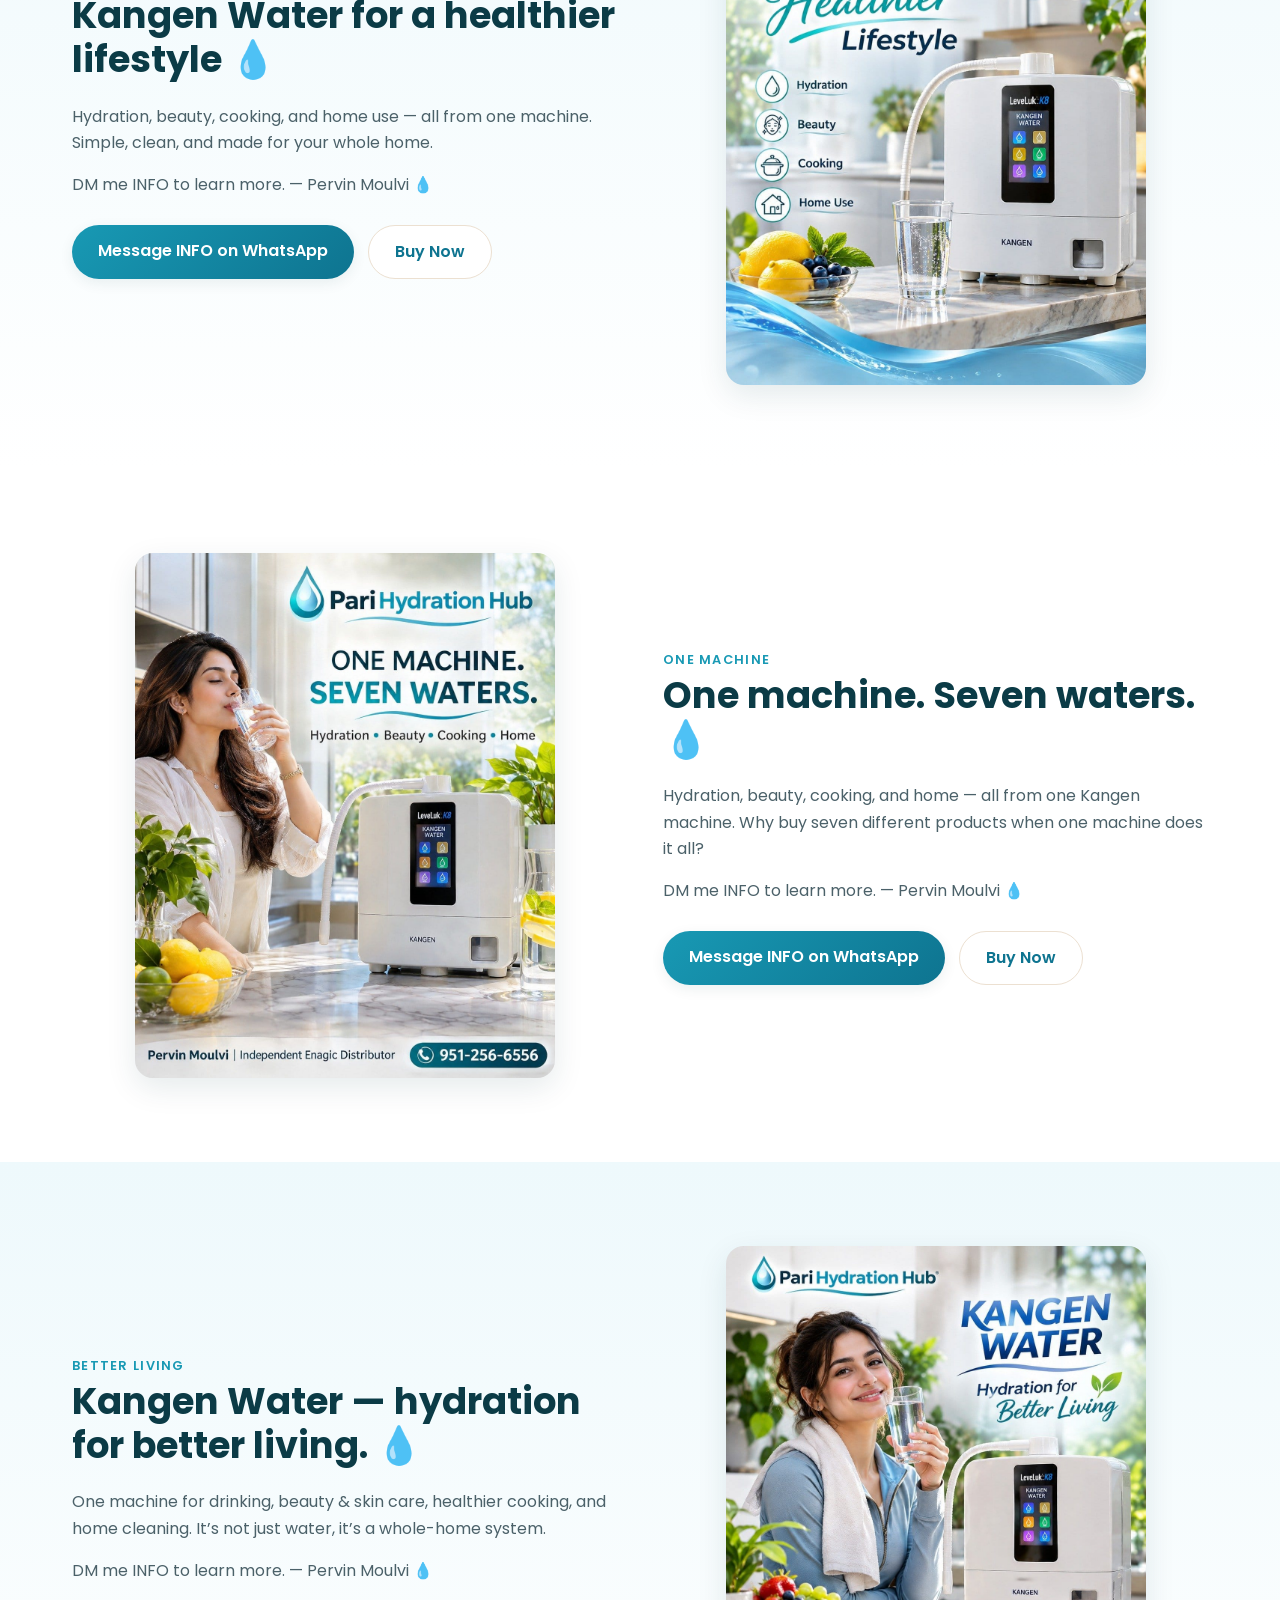
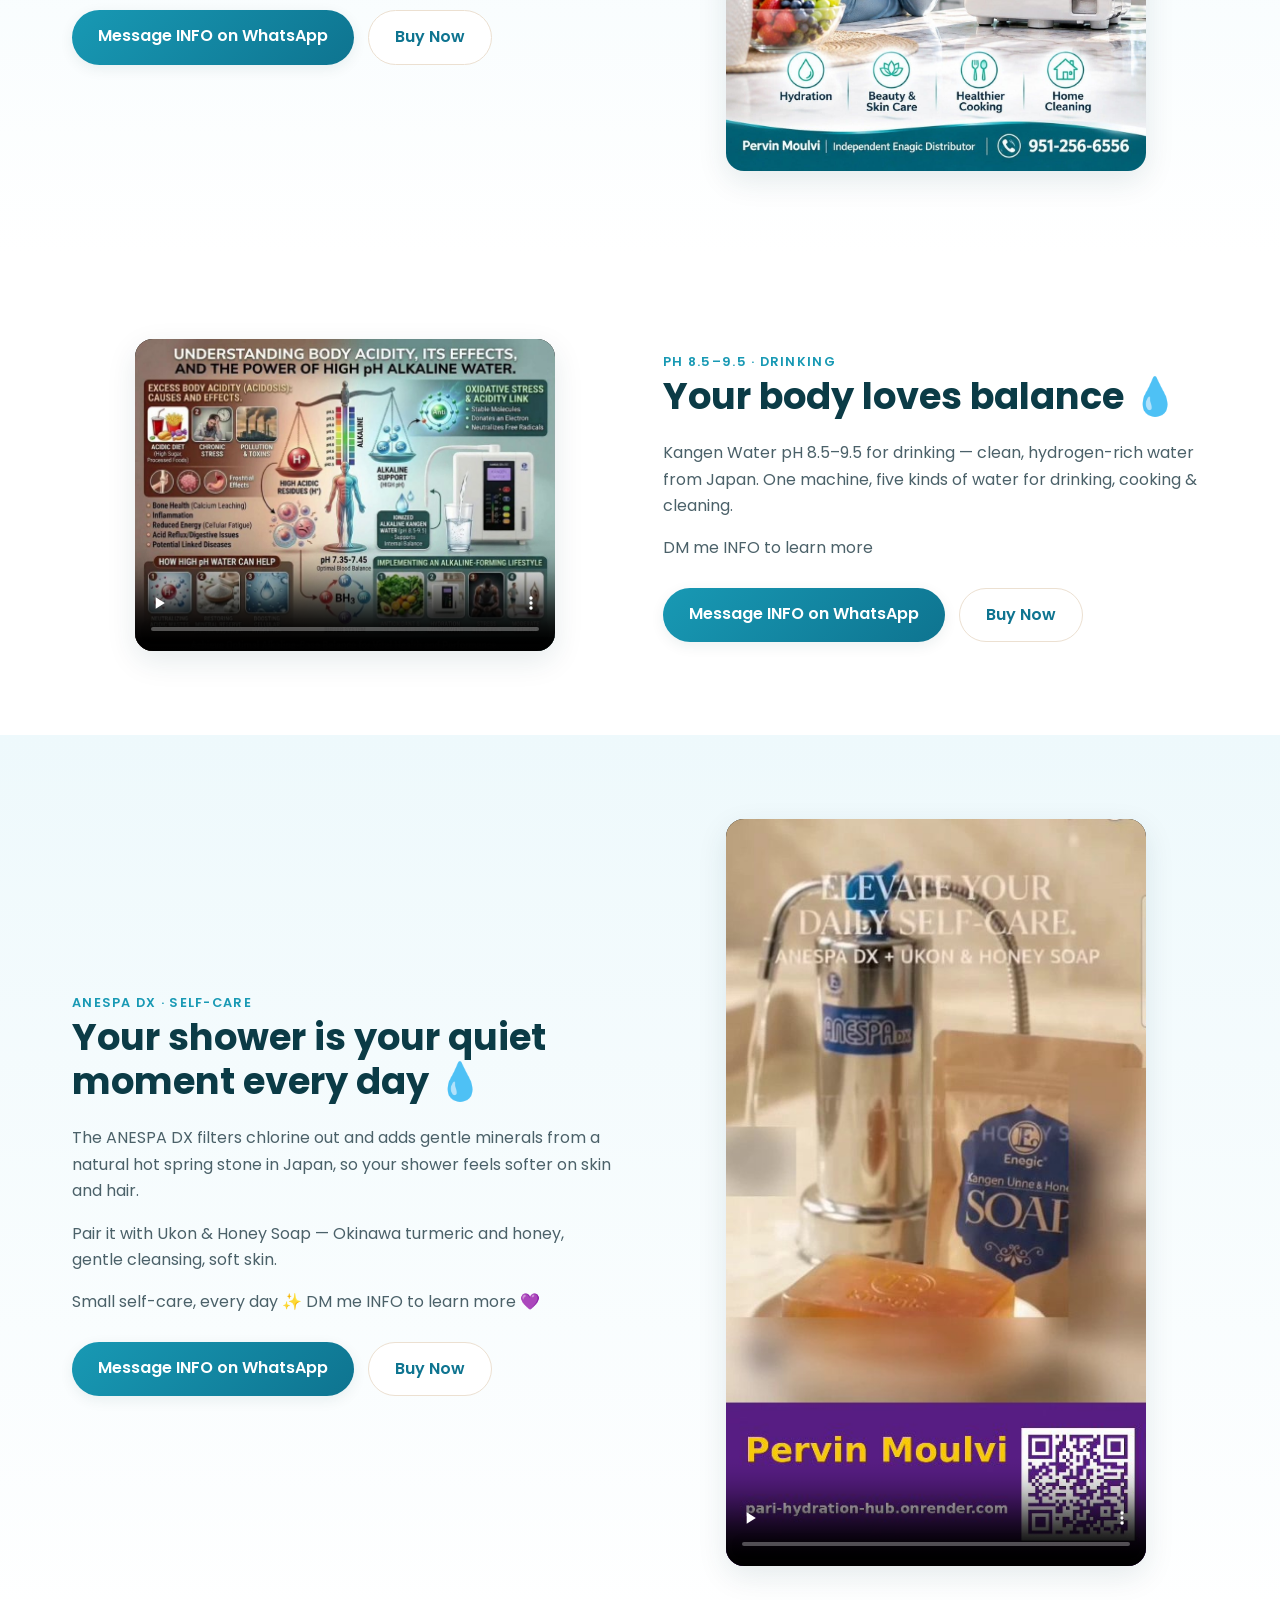
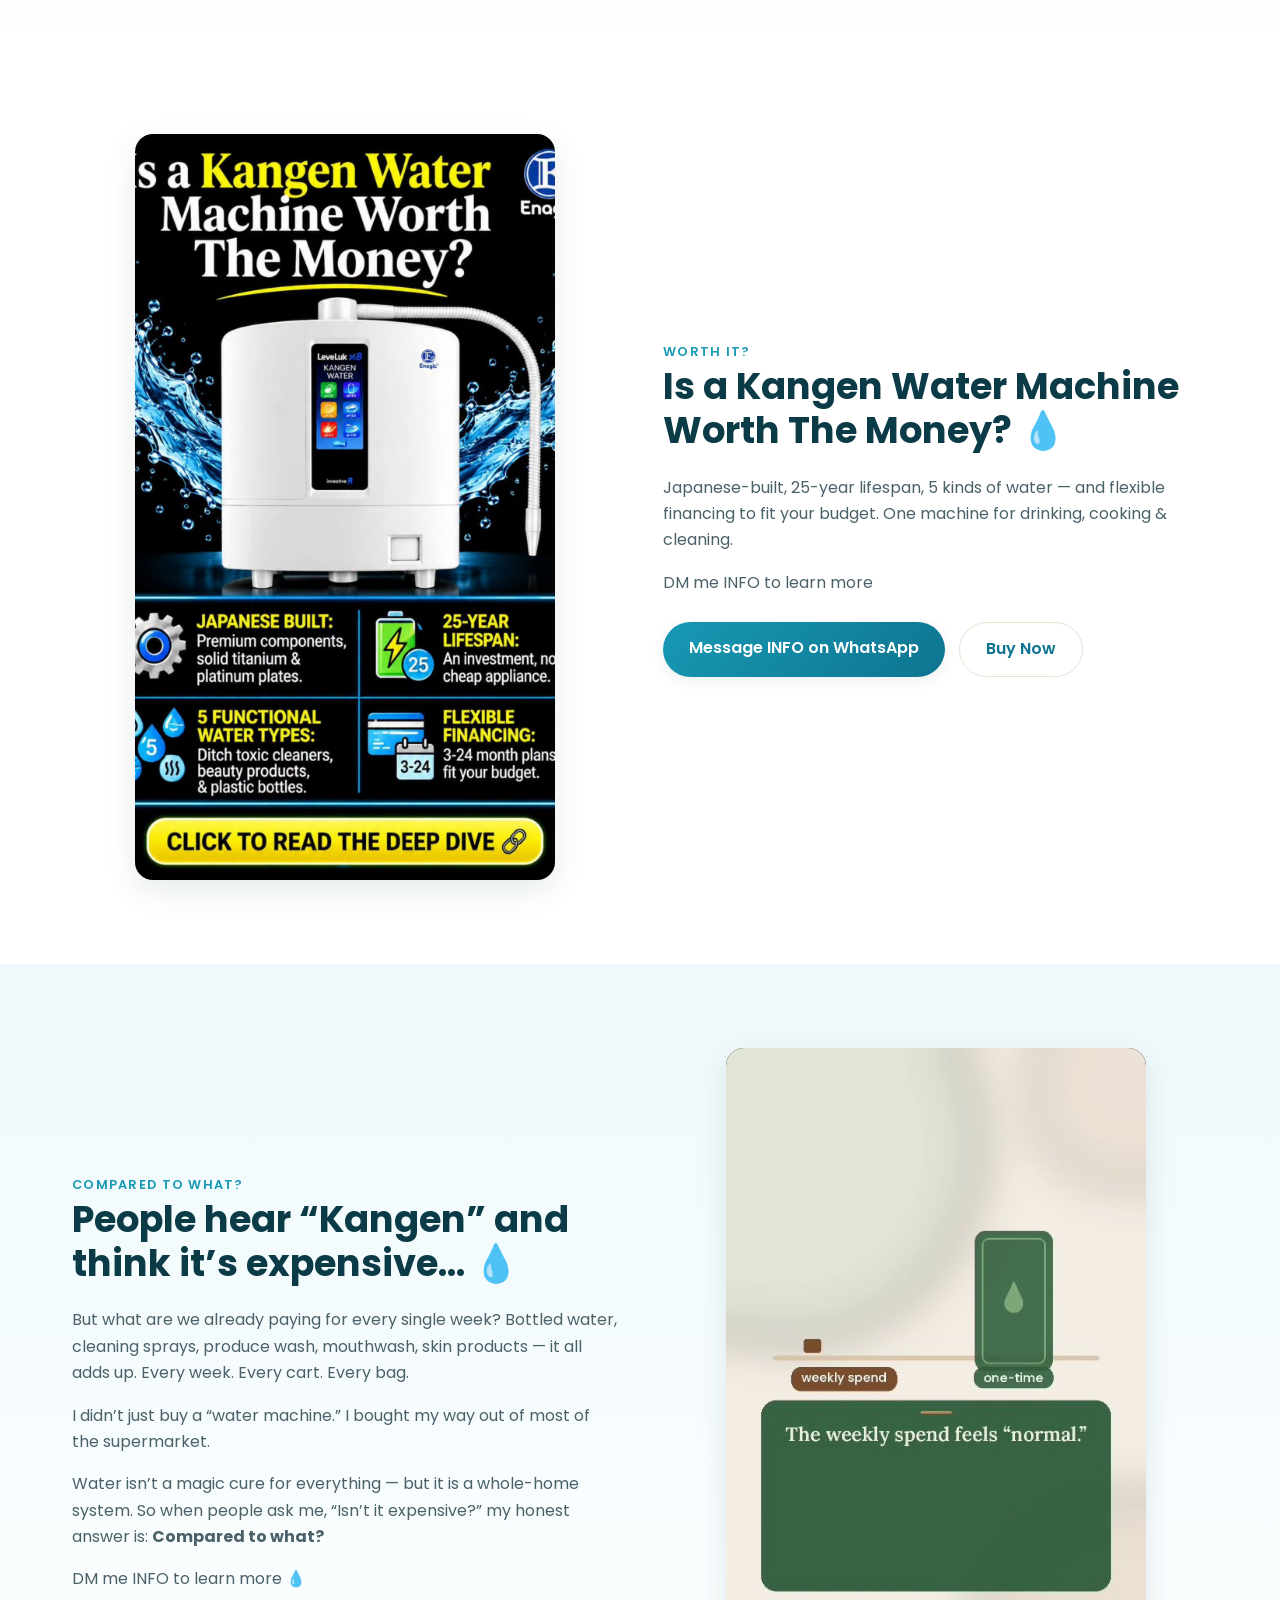
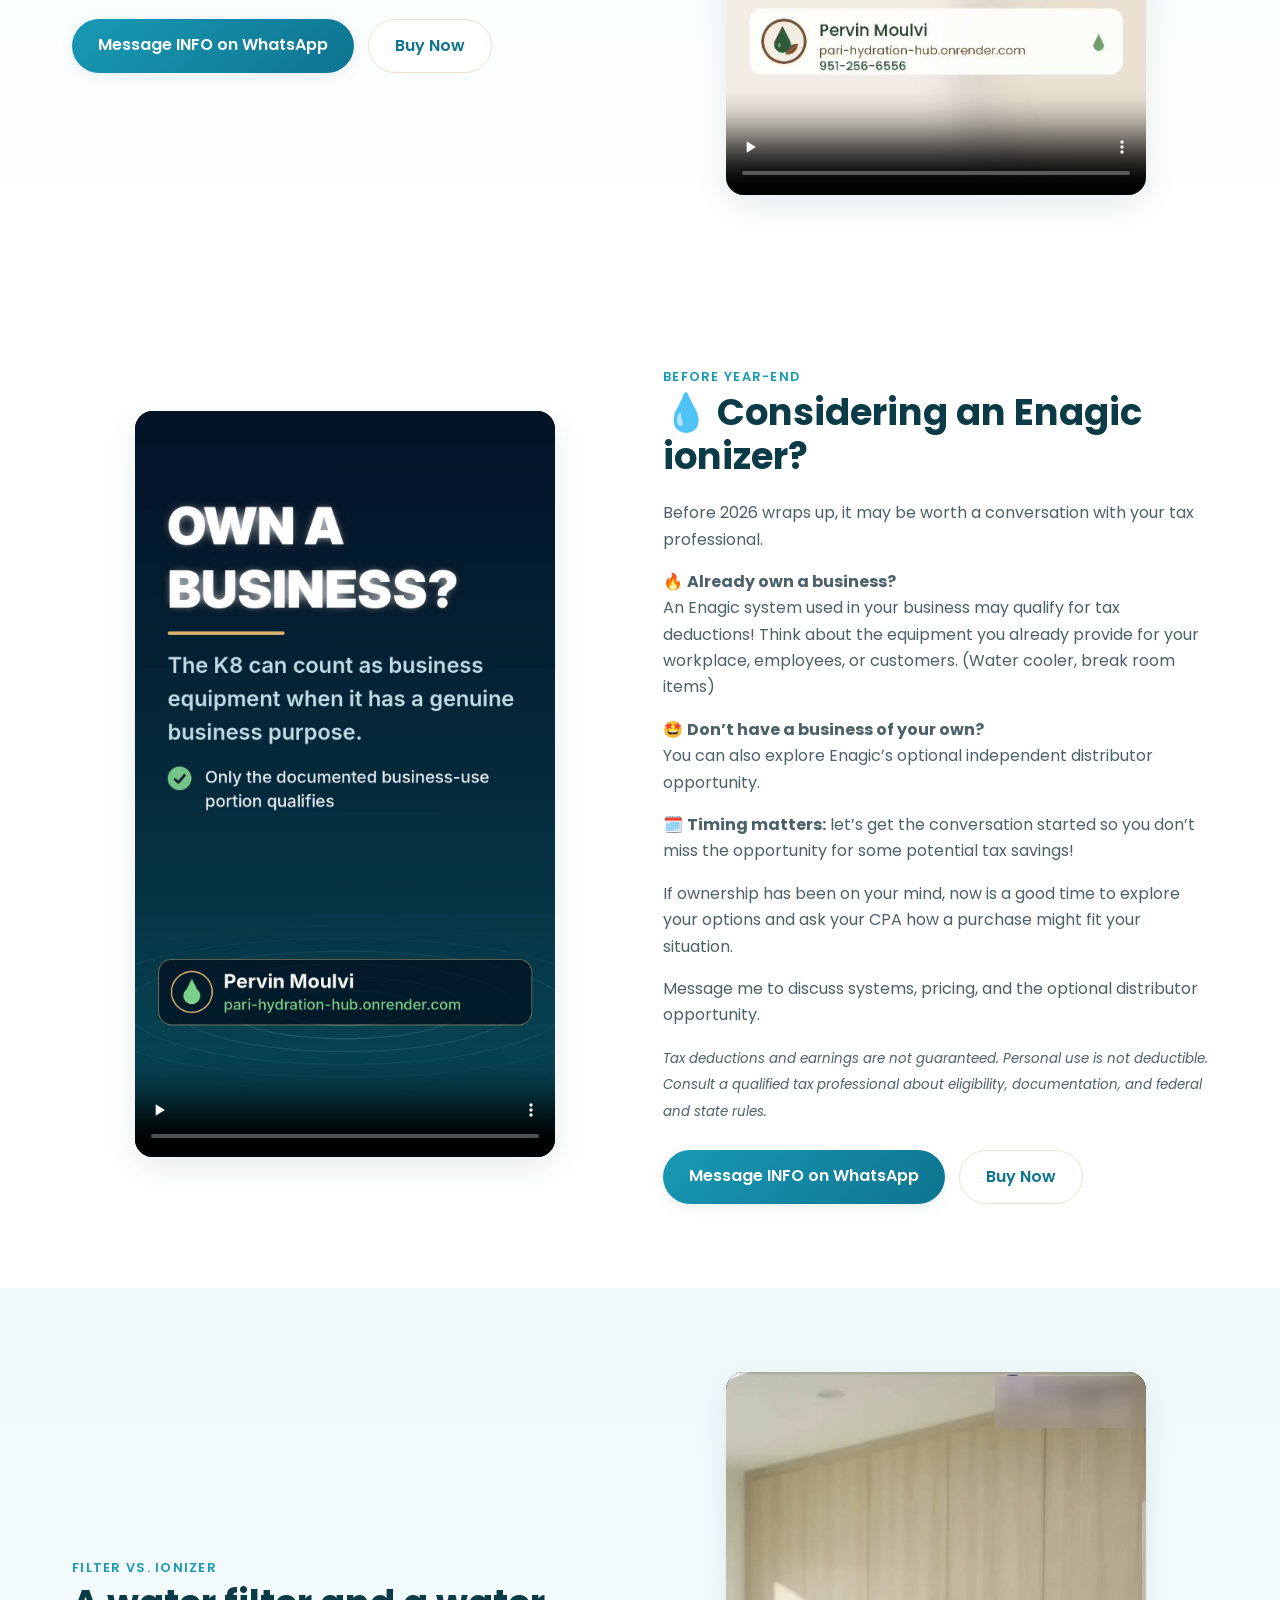
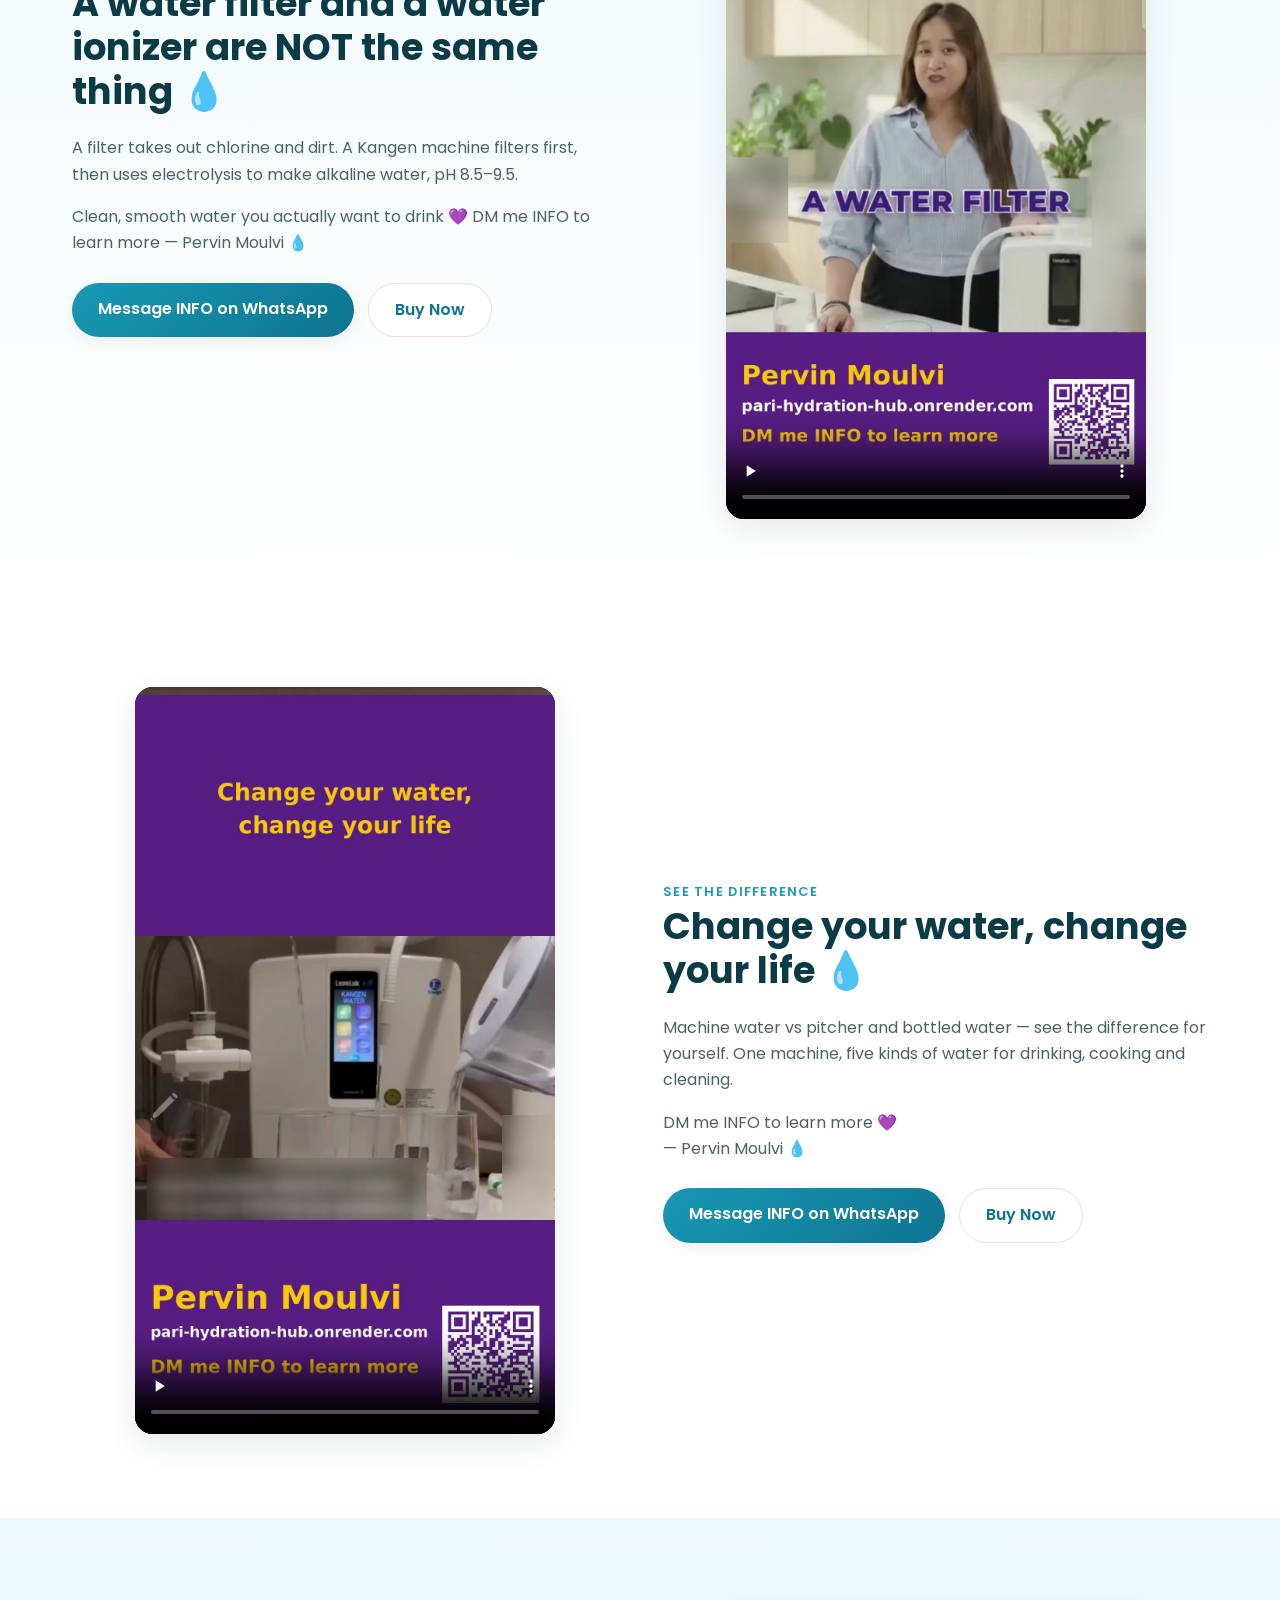
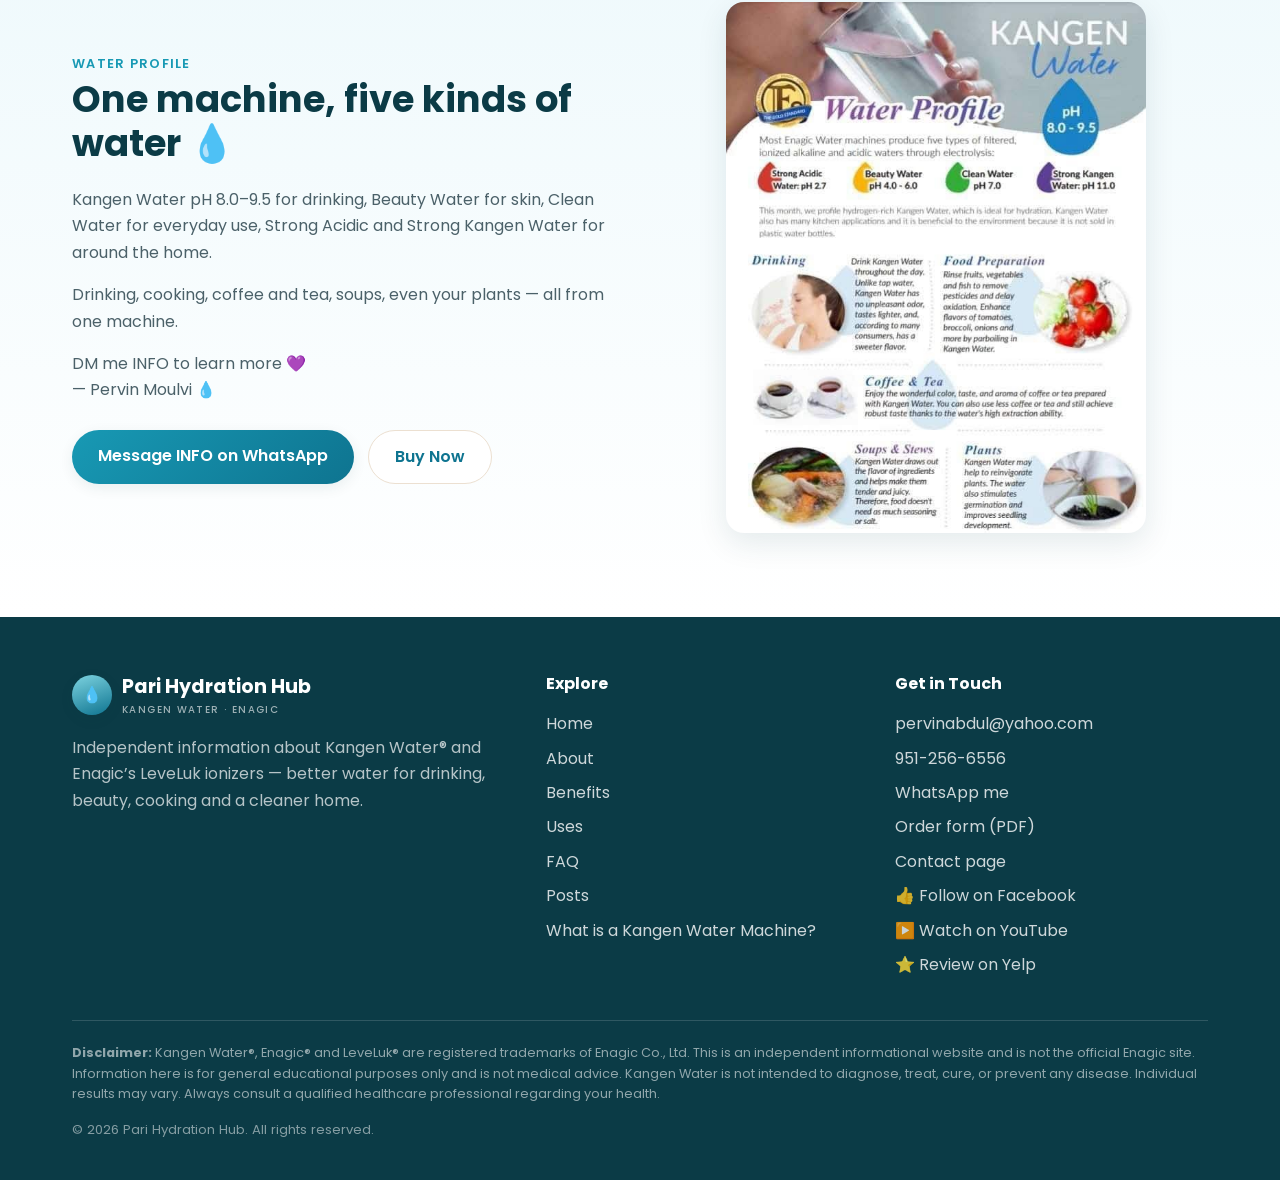
<file: posts.html>
<!DOCTYPE html>
<html lang="en">
<head>
  <!-- Google tag (gtag.js) -->
  <script async src="https://www.googletagmanager.com/gtag/js?id=G-RDMCVC8KP0"></script>
  <script>
    window.dataLayer = window.dataLayer || [];
    function gtag(){dataLayer.push(arguments);}
    gtag('js', new Date());

    gtag('config', 'G-RDMCVC8KP0');
  </script>
  <meta charset="UTF-8" />
  <meta name="viewport" content="width=device-width, initial-scale=1.0" />
  <title>Kangen Water Posts &amp; Videos | Pervin Moulvi — Pari Hydration Hub</title>
  <meta name="description" content="Kangen Water posts and videos from independent Enagic distributor Pervin Moulvi — healthier lifestyle, ANESPA DX shower self-care, and the real cost of what we already buy every week." />
  <link rel="canonical" href="https://pari-hydration-hub.onrender.com/posts.html" />
  <link rel="preconnect" href="https://fonts.googleapis.com" />
  <link rel="preconnect" href="https://fonts.gstatic.com" crossorigin />
  <link href="https://fonts.googleapis.com/css2?family=Poppins:wght@400;500;600;700&display=swap" rel="stylesheet" />
  <link rel="stylesheet" href="css/styles.css" />
</head>
<body>

  <header class="site-header">
    <nav class="nav">
      <a class="brand" href="index.html">
        <span class="drop">&#128167;</span>
        <span>Pari Hydration Hub<small>Kangen Water &middot; Enagic</small></span>
      </a>
      <button class="nav-toggle" aria-label="Toggle menu"><span></span><span></span><span></span></button>
      <ul class="nav-links">
        <li><a href="index.html">Home</a></li>
        <li><a href="about.html">About</a></li>
        <li><a href="benefits.html">Benefits</a></li>
        <li><a href="uses.html">Uses</a></li>
        <li><a href="faq.html">FAQ</a></li>
        <li><a href="posts.html" class="active">Posts</a></li>
        <li><a href="contact.html">Get in Touch</a></li>
        <li><a href="forms/pervin-enagic-order-form.pdf" class="nav-cta" target="_blank" rel="noopener">Buy Now</a></li>
      </ul>
    </nav>
  </header>

  <!-- HERO -->
  <section class="hero">
    <div class="container" style="text-align:center;">
      <span class="eyebrow">Posts &amp; Videos</span>
      <h1>From Pervin&rsquo;s feed</h1>
      <p class="lead" style="margin:0 auto;">Short posts and videos about Kangen Water, self-care, and making one machine work for your whole home.</p>
    </div>
  </section>

  <section class="block">
    <div class="container split">
      <div class="split-media post-media">
        <img src="img/posts/what-is-kangen-water.jpg" alt="What is Kangen Water? Kangen means return to origin in Japanese" loading="lazy" />
      </div>
      <div>
        <span class="eyebrow" style="color:var(--blue-500);font-weight:600;letter-spacing:.1em;text-transform:uppercase;font-size:.8rem;">What Is Kangen Water?</span>
        <h2>What is Kangen Water? &#128167;</h2>
        <p>&ldquo;Kangen&rdquo; means &ldquo;return to origin&rdquo; in Japanese. It&rsquo;s alkaline water from Enagic&rsquo;s ionizer &mdash; one machine, five kinds of water for drinking, cooking &amp; cleaning.</p>
        <p>DM me INFO to learn more &#128156;</p>
        <div class="btn-row">
          <a href="https://wa.me/19512566556?text=INFO" class="btn btn-primary" target="_blank" rel="noopener">Message INFO on WhatsApp</a>
          <a href="forms/pervin-enagic-order-form.pdf" class="btn btn-ghost" target="_blank" rel="noopener">Buy Now</a>
        </div>
      </div>
    </div>
  </section>

  <section class="block tint">
    <div class="container split reverse">
      <div class="split-media post-media">
        <img src="img/posts/healthier-lifestyle.jpg" alt="Kangen Water for a healthier lifestyle — LeveLuk K8 for hydration, beauty, cooking and home use" loading="lazy" />
      </div>
      <div>
        <span class="eyebrow" style="color:var(--blue-500);font-weight:600;letter-spacing:.1em;text-transform:uppercase;font-size:.8rem;">Healthier Lifestyle</span>
        <h2>Kangen Water for a healthier lifestyle &#128167;</h2>
        <p>Hydration, beauty, cooking, and home use &mdash; all from one machine. Simple, clean, and made for your whole home.</p>
        <p>DM me INFO to learn more. &mdash; Pervin Moulvi &#128167;</p>
        <div class="btn-row">
          <a href="https://wa.me/19512566556?text=INFO" class="btn btn-primary" target="_blank" rel="noopener">Message INFO on WhatsApp</a>
          <a href="forms/pervin-enagic-order-form.pdf" class="btn btn-ghost" target="_blank" rel="noopener">Buy Now</a>
        </div>
      </div>
    </div>
  </section>

  <section class="block">
    <div class="container split">
      <div class="split-media post-media">
        <img src="img/posts/one-machine-seven-waters.jpg" alt="One machine, seven waters — hydration, beauty, cooking and home with the LeveLuk K8" loading="lazy" />
      </div>
      <div>
        <span class="eyebrow" style="color:var(--blue-500);font-weight:600;letter-spacing:.1em;text-transform:uppercase;font-size:.8rem;">One Machine</span>
        <h2>One machine. Seven waters. &#128167;</h2>
        <p>Hydration, beauty, cooking, and home &mdash; all from one Kangen machine. Why buy seven different products when one machine does it all?</p>
        <p>DM me INFO to learn more. &mdash; Pervin Moulvi &#128167;</p>
        <div class="btn-row">
          <a href="https://wa.me/19512566556?text=INFO" class="btn btn-primary" target="_blank" rel="noopener">Message INFO on WhatsApp</a>
          <a href="forms/pervin-enagic-order-form.pdf" class="btn btn-ghost" target="_blank" rel="noopener">Buy Now</a>
        </div>
      </div>
    </div>
  </section>

  <section class="block tint">
    <div class="container split reverse">
      <div class="split-media post-media">
        <img src="img/posts/hydration-better-living.jpg" alt="Kangen Water — hydration for better living: hydration, beauty and skin care, healthier cooking, home cleaning" loading="lazy" />
      </div>
      <div>
        <span class="eyebrow" style="color:var(--blue-500);font-weight:600;letter-spacing:.1em;text-transform:uppercase;font-size:.8rem;">Better Living</span>
        <h2>Kangen Water &mdash; hydration for better living. &#128167;</h2>
        <p>One machine for drinking, beauty &amp; skin care, healthier cooking, and home cleaning. It&rsquo;s not just water, it&rsquo;s a whole-home system.</p>
        <p>DM me INFO to learn more. &mdash; Pervin Moulvi &#128167;</p>
        <div class="btn-row">
          <a href="https://wa.me/19512566556?text=INFO" class="btn btn-primary" target="_blank" rel="noopener">Message INFO on WhatsApp</a>
          <a href="forms/pervin-enagic-order-form.pdf" class="btn btn-ghost" target="_blank" rel="noopener">Buy Now</a>
        </div>
      </div>
    </div>
  </section>

  <section class="block">
    <div class="container split">
      <div class="split-media post-media">
        <video src="video/body-loves-balance.mp4" poster="img/posts/body-loves-balance-poster.jpg" controls playsinline preload="none" aria-label="Your body loves balance — pH 8.5 to 9.5 Kangen drinking water video"></video>
      </div>
      <div>
        <span class="eyebrow" style="color:var(--blue-500);font-weight:600;letter-spacing:.1em;text-transform:uppercase;font-size:.8rem;">pH 8.5&ndash;9.5 &middot; Drinking</span>
        <h2>Your body loves balance &#128167;</h2>
        <p>Kangen Water pH 8.5&ndash;9.5 for drinking &mdash; clean, hydrogen-rich water from Japan. One machine, five kinds of water for drinking, cooking &amp; cleaning.</p>
        <p>DM me INFO to learn more</p>
        <div class="btn-row">
          <a href="https://wa.me/19512566556?text=INFO" class="btn btn-primary" target="_blank" rel="noopener">Message INFO on WhatsApp</a>
          <a href="forms/pervin-enagic-order-form.pdf" class="btn btn-ghost" target="_blank" rel="noopener">Buy Now</a>
        </div>
      </div>
    </div>
  </section>

  <section class="block tint">
    <div class="container split reverse">
      <div class="split-media post-media">
        <video src="video/anespa-shower-self-care.mp4" poster="img/posts/anespa-shower-poster.jpg" controls playsinline preload="none" aria-label="ANESPA DX shower filter and Ukon &amp; Honey Soap video"></video>
      </div>
      <div>
        <span class="eyebrow" style="color:var(--blue-500);font-weight:600;letter-spacing:.1em;text-transform:uppercase;font-size:.8rem;">ANESPA DX &middot; Self-Care</span>
        <h2>Your shower is your quiet moment every day &#128167;</h2>
        <p>The ANESPA DX filters chlorine out and adds gentle minerals from a natural hot spring stone in Japan, so your shower feels softer on skin and hair.</p>
        <p>Pair it with Ukon &amp; Honey Soap &mdash; Okinawa turmeric and honey, gentle cleansing, soft skin.</p>
        <p>Small self-care, every day &#10024; DM me INFO to learn more &#128156;</p>
        <div class="btn-row">
          <a href="https://wa.me/19512566556?text=INFO" class="btn btn-primary" target="_blank" rel="noopener">Message INFO on WhatsApp</a>
          <a href="forms/pervin-enagic-order-form.pdf" class="btn btn-ghost" target="_blank" rel="noopener">Buy Now</a>
        </div>
      </div>
    </div>
  </section>

  <section class="block">
    <div class="container split">
      <div class="split-media post-media">
        <img src="img/posts/worth-the-money.jpg" alt="Is a Kangen Water machine worth the money? Japanese built, 25-year lifespan, 5 water types, flexible financing" loading="lazy" />
      </div>
      <div>
        <span class="eyebrow" style="color:var(--blue-500);font-weight:600;letter-spacing:.1em;text-transform:uppercase;font-size:.8rem;">Worth It?</span>
        <h2>Is a Kangen Water Machine Worth The Money? &#128167;</h2>
        <p>Japanese-built, 25-year lifespan, 5 kinds of water &mdash; and flexible financing to fit your budget. One machine for drinking, cooking &amp; cleaning.</p>
        <p>DM me INFO to learn more</p>
        <div class="btn-row">
          <a href="https://wa.me/19512566556?text=INFO" class="btn btn-primary" target="_blank" rel="noopener">Message INFO on WhatsApp</a>
          <a href="forms/pervin-enagic-order-form.pdf" class="btn btn-ghost" target="_blank" rel="noopener">Buy Now</a>
        </div>
      </div>
    </div>
  </section>

  <section class="block tint">
    <div class="container split reverse">
      <div class="split-media post-media">
        <video src="video/compared-to-what.mp4" poster="img/posts/compared-to-what-poster.jpg" controls playsinline preload="none" aria-label="Compared to what? Video about the weekly cost of bottled water and household products"></video>
      </div>
      <div>
        <span class="eyebrow" style="color:var(--blue-500);font-weight:600;letter-spacing:.1em;text-transform:uppercase;font-size:.8rem;">Compared to What?</span>
        <h2>People hear &ldquo;Kangen&rdquo; and think it&rsquo;s expensive&hellip; &#128167;</h2>
        <p>But what are we already paying for every single week? Bottled water, cleaning sprays, produce wash, mouthwash, skin products &mdash; it all adds up. Every week. Every cart. Every bag.</p>
        <p>I didn&rsquo;t just buy a &ldquo;water machine.&rdquo; I bought my way out of most of the supermarket.</p>
        <p>Water isn&rsquo;t a magic cure for everything &mdash; but it is a whole-home system. So when people ask me, &ldquo;Isn&rsquo;t it expensive?&rdquo; my honest answer is: <strong>Compared to what?</strong></p>
        <p>DM me INFO to learn more &#128167;</p>
        <div class="btn-row">
          <a href="https://wa.me/19512566556?text=INFO" class="btn btn-primary" target="_blank" rel="noopener">Message INFO on WhatsApp</a>
          <a href="forms/pervin-enagic-order-form.pdf" class="btn btn-ghost" target="_blank" rel="noopener">Buy Now</a>
        </div>
      </div>
    </div>
  </section>

  <section class="block">
    <div class="container split">
      <div class="split-media post-media">
        <video src="video/tax-season-enagic.mp4" poster="img/posts/tax-season-enagic-poster.jpg" controls playsinline preload="none" aria-label="Considering an Enagic ionizer before 2026 wraps up — tax season video"></video>
      </div>
      <div>
        <span class="eyebrow" style="color:var(--blue-500);font-weight:600;letter-spacing:.1em;text-transform:uppercase;font-size:.8rem;">Before Year-End</span>
        <h2>&#128167; Considering an Enagic ionizer?</h2>
        <p>Before 2026 wraps up, it may be worth a conversation with your tax professional.</p>
        <p>&#128293; <strong>Already own a business?</strong><br />An Enagic system used in your business may qualify for tax deductions! Think about the equipment you already provide for your workplace, employees, or customers. (Water cooler, break room items)</p>
        <p>&#129321; <strong>Don&rsquo;t have a business of your own?</strong><br />You can also explore Enagic&rsquo;s optional independent distributor opportunity.</p>
        <p>&#128467;&#65039; <strong>Timing matters:</strong> let&rsquo;s get the conversation started so you don&rsquo;t miss the opportunity for some potential tax savings!</p>
        <p>If ownership has been on your mind, now is a good time to explore your options and ask your CPA how a purchase might fit your situation.</p>
        <p>Message me to discuss systems, pricing, and the optional distributor opportunity.</p>
        <p><small><em>Tax deductions and earnings are not guaranteed. Personal use is not deductible. Consult a qualified tax professional about eligibility, documentation, and federal and state rules.</em></small></p>
        <div class="btn-row">
          <a href="https://wa.me/19512566556?text=INFO" class="btn btn-primary" target="_blank" rel="noopener">Message INFO on WhatsApp</a>
          <a href="forms/pervin-enagic-order-form.pdf" class="btn btn-ghost" target="_blank" rel="noopener">Buy Now</a>
        </div>
      </div>
    </div>
  </section>

  <section class="block tint">
    <div class="container split reverse">
      <div class="split-media post-media">
        <video src="video/filter-vs-ionizer.mp4" poster="img/posts/filter-vs-ionizer-poster.jpg" controls playsinline preload="none" aria-label="A water filter and a water ionizer are not the same thing — video"></video>
      </div>
      <div>
        <span class="eyebrow" style="color:var(--blue-500);font-weight:600;letter-spacing:.1em;text-transform:uppercase;font-size:.8rem;">Filter vs. Ionizer</span>
        <h2>A water filter and a water ionizer are NOT the same thing &#128167;</h2>
        <p>A filter takes out chlorine and dirt. A Kangen machine filters first, then uses electrolysis to make alkaline water, pH 8.5&ndash;9.5.</p>
        <p>Clean, smooth water you actually want to drink &#128156; DM me INFO to learn more &mdash; Pervin Moulvi &#128167;</p>
        <div class="btn-row">
          <a href="https://wa.me/19512566556?text=INFO" class="btn btn-primary" target="_blank" rel="noopener">Message INFO on WhatsApp</a>
          <a href="forms/pervin-enagic-order-form.pdf" class="btn btn-ghost" target="_blank" rel="noopener">Buy Now</a>
        </div>
      </div>
    </div>
  </section>

  <section class="block">
    <div class="container split">
      <div class="split-media post-media">
        <video src="video/change-your-water.mp4" poster="img/posts/change-your-water-poster.jpg" controls playsinline preload="none" aria-label="Change your water, change your life — machine water vs pitcher and bottled water pH test video"></video>
      </div>
      <div>
        <span class="eyebrow" style="color:var(--blue-500);font-weight:600;letter-spacing:.1em;text-transform:uppercase;font-size:.8rem;">See the Difference</span>
        <h2>Change your water, change your life &#128167;</h2>
        <p>Machine water vs pitcher and bottled water &mdash; see the difference for yourself. One machine, five kinds of water for drinking, cooking and cleaning.</p>
        <p>DM me INFO to learn more &#128156;<br />&mdash; Pervin Moulvi &#128167;</p>
        <div class="btn-row">
          <a href="https://wa.me/19512566556?text=INFO" class="btn btn-primary" target="_blank" rel="noopener">Message INFO on WhatsApp</a>
          <a href="forms/pervin-enagic-order-form.pdf" class="btn btn-ghost" target="_blank" rel="noopener">Buy Now</a>
        </div>
      </div>
    </div>
  </section>

  <section class="block tint">
    <div class="container split reverse">
      <div class="split-media post-media">
        <img src="img/posts/water-profile.jpg" alt="Kangen Water profile — five types of water and uses for drinking, food preparation, coffee and tea, soups and plants" loading="lazy" />
      </div>
      <div>
        <span class="eyebrow" style="color:var(--blue-500);font-weight:600;letter-spacing:.1em;text-transform:uppercase;font-size:.8rem;">Water Profile</span>
        <h2>One machine, five kinds of water &#128167;</h2>
        <p>Kangen Water pH 8.0&ndash;9.5 for drinking, Beauty Water for skin, Clean Water for everyday use, Strong Acidic and Strong Kangen Water for around the home.</p>
        <p>Drinking, cooking, coffee and tea, soups, even your plants &mdash; all from one machine.</p>
        <p>DM me INFO to learn more &#128156;<br />&mdash; Pervin Moulvi &#128167;</p>
        <div class="btn-row">
          <a href="https://wa.me/19512566556?text=INFO" class="btn btn-primary" target="_blank" rel="noopener">Message INFO on WhatsApp</a>
          <a href="forms/pervin-enagic-order-form.pdf" class="btn btn-ghost" target="_blank" rel="noopener">Buy Now</a>
        </div>
      </div>
    </div>
  </section>

  <footer class="site-footer">
    <div class="container">
      <div class="footer-grid">
        <div>
          <a class="brand footer-brand" href="index.html" style="color:#fff;">
            <span class="drop">&#128167;</span>
            <span>Pari Hydration Hub<small style="color:rgba(255,255,255,.6);">Kangen Water &middot; Enagic</small></span>
          </a>
          <p style="color:rgba(255,255,255,.7); margin-top:16px; max-width:32em;">Independent information about Kangen Water&reg; and Enagic&rsquo;s LeveLuk ionizers &mdash; better water for drinking, beauty, cooking and a cleaner home.</p>
        </div>
        <div>
          <h4>Explore</h4>
          <ul>
            <li><a href="index.html">Home</a></li>
            <li><a href="about.html">About</a></li>
            <li><a href="benefits.html">Benefits</a></li>
            <li><a href="uses.html">Uses</a></li>
            <li><a href="faq.html">FAQ</a></li>
            <li><a href="posts.html">Posts</a></li>
            <li><a href="what-is-a-kangen-water-machine.html">What is a Kangen Water Machine?</a></li>
          </ul>
        </div>
        <div>
          <h4>Get in Touch</h4>
          <ul>
            <li><a href="mailto:pervinabdul@yahoo.com">pervinabdul@yahoo.com</a></li>
            <li><a href="tel:+19512566556">951-256-6556</a></li>
            <li><a href="https://wa.me/19512566556" target="_blank" rel="noopener">WhatsApp me</a></li>
            <li><a href="forms/pervin-enagic-order-form.pdf" target="_blank" rel="noopener">Order form (PDF)</a></li>
            <li><a href="contact.html">Contact page</a></li>
            <li class="footer-social"><a href="https://www.facebook.com/share/1JfewySeh7/" target="_blank" rel="noopener">&#128077; Follow on Facebook</a></li>
            <li class="footer-social"><a href="https://www.youtube.com/@pervinmoulvi4033" target="_blank" rel="noopener">&#9654;&#65039; Watch on YouTube</a></li>
            <li class="footer-social"><a href="https://yelp.to/8zeMjrHdEo" target="_blank" rel="noopener">&#11088; Review on Yelp</a></li>
          </ul>
        </div>
      </div>
      <p class="disclaimer">
        <strong>Disclaimer:</strong> Kangen Water&reg;, Enagic&reg; and LeveLuk&reg; are registered trademarks of Enagic Co., Ltd. This is an independent informational website and is not the official Enagic site. Information here is for general educational purposes only and is not medical advice. Kangen Water is not intended to diagnose, treat, cure, or prevent any disease. Individual results may vary. Always consult a qualified healthcare professional regarding your health.
      </p>
      <p class="copyright">&copy; <span id="year">2026</span> Pari Hydration Hub. All rights reserved.</p>
    </div>
  </footer>

  <script src="js/main.js"></script>
</body>
</html>
</file>
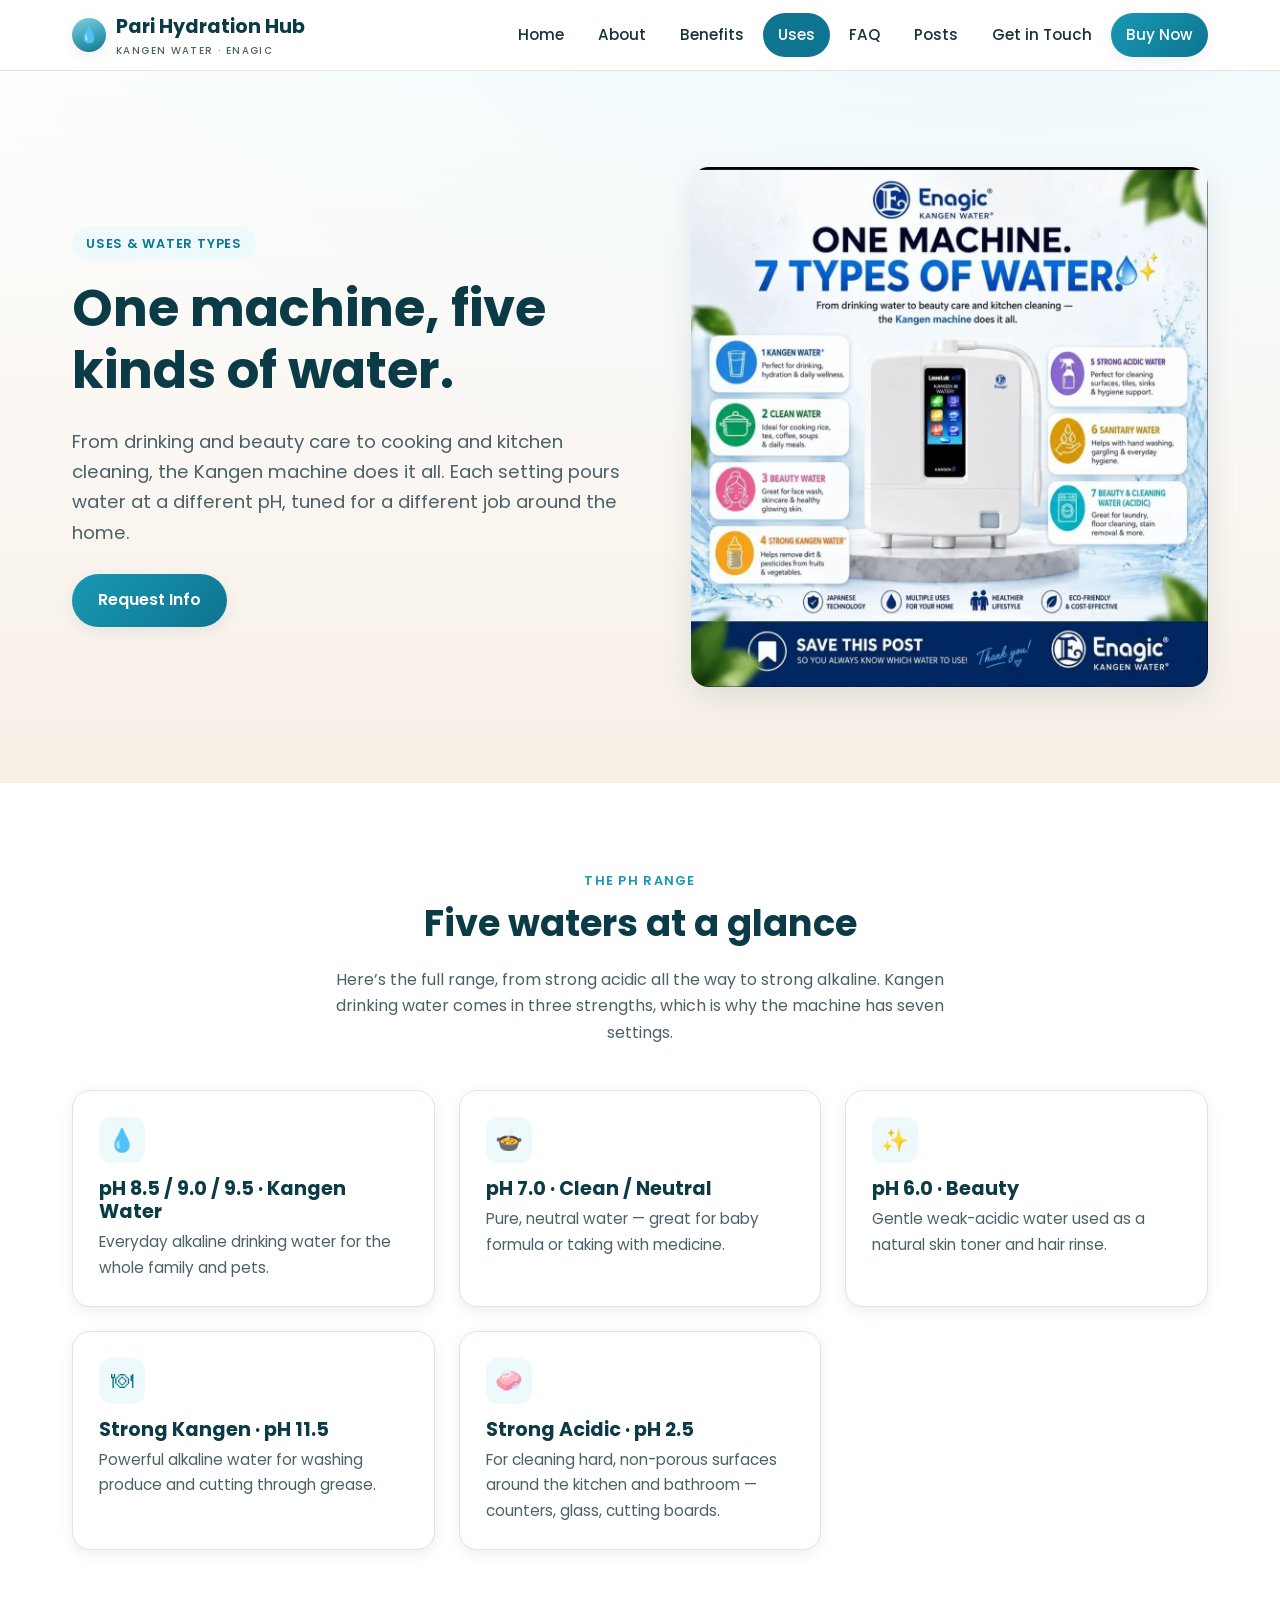
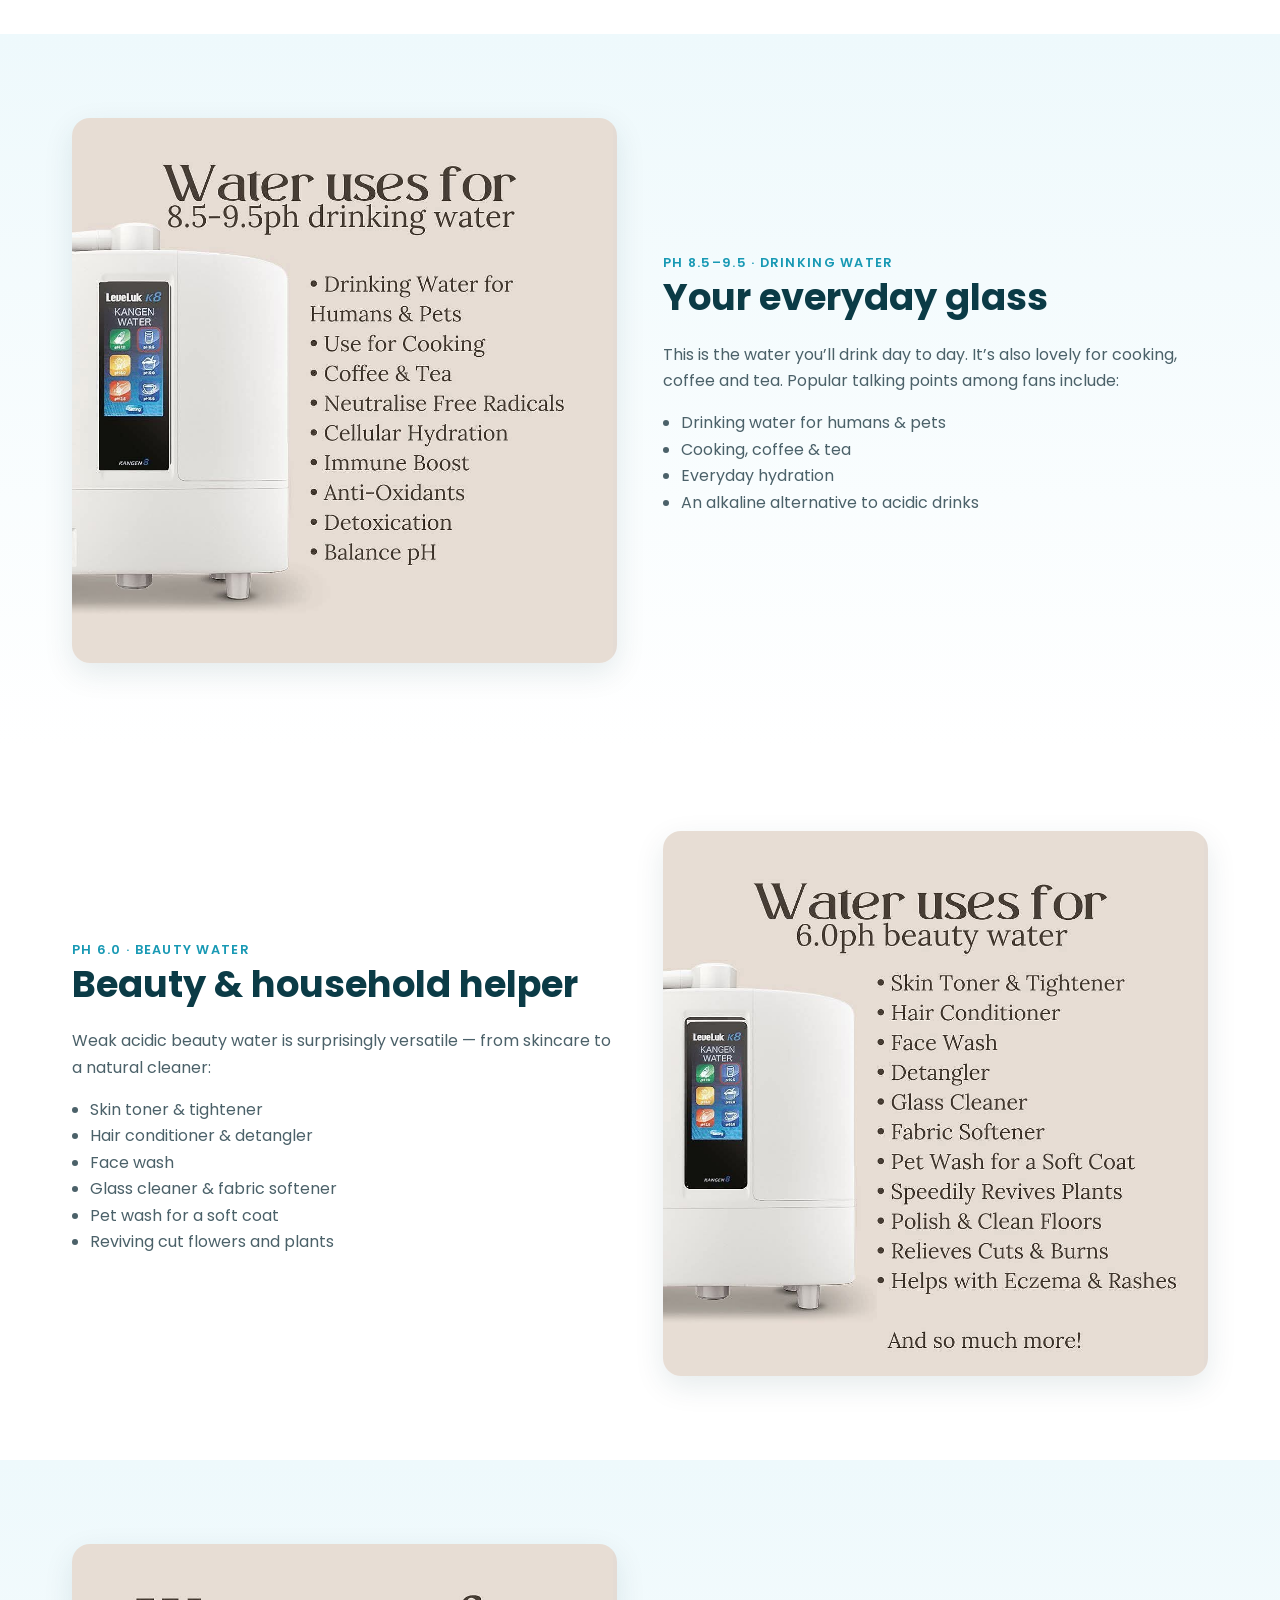
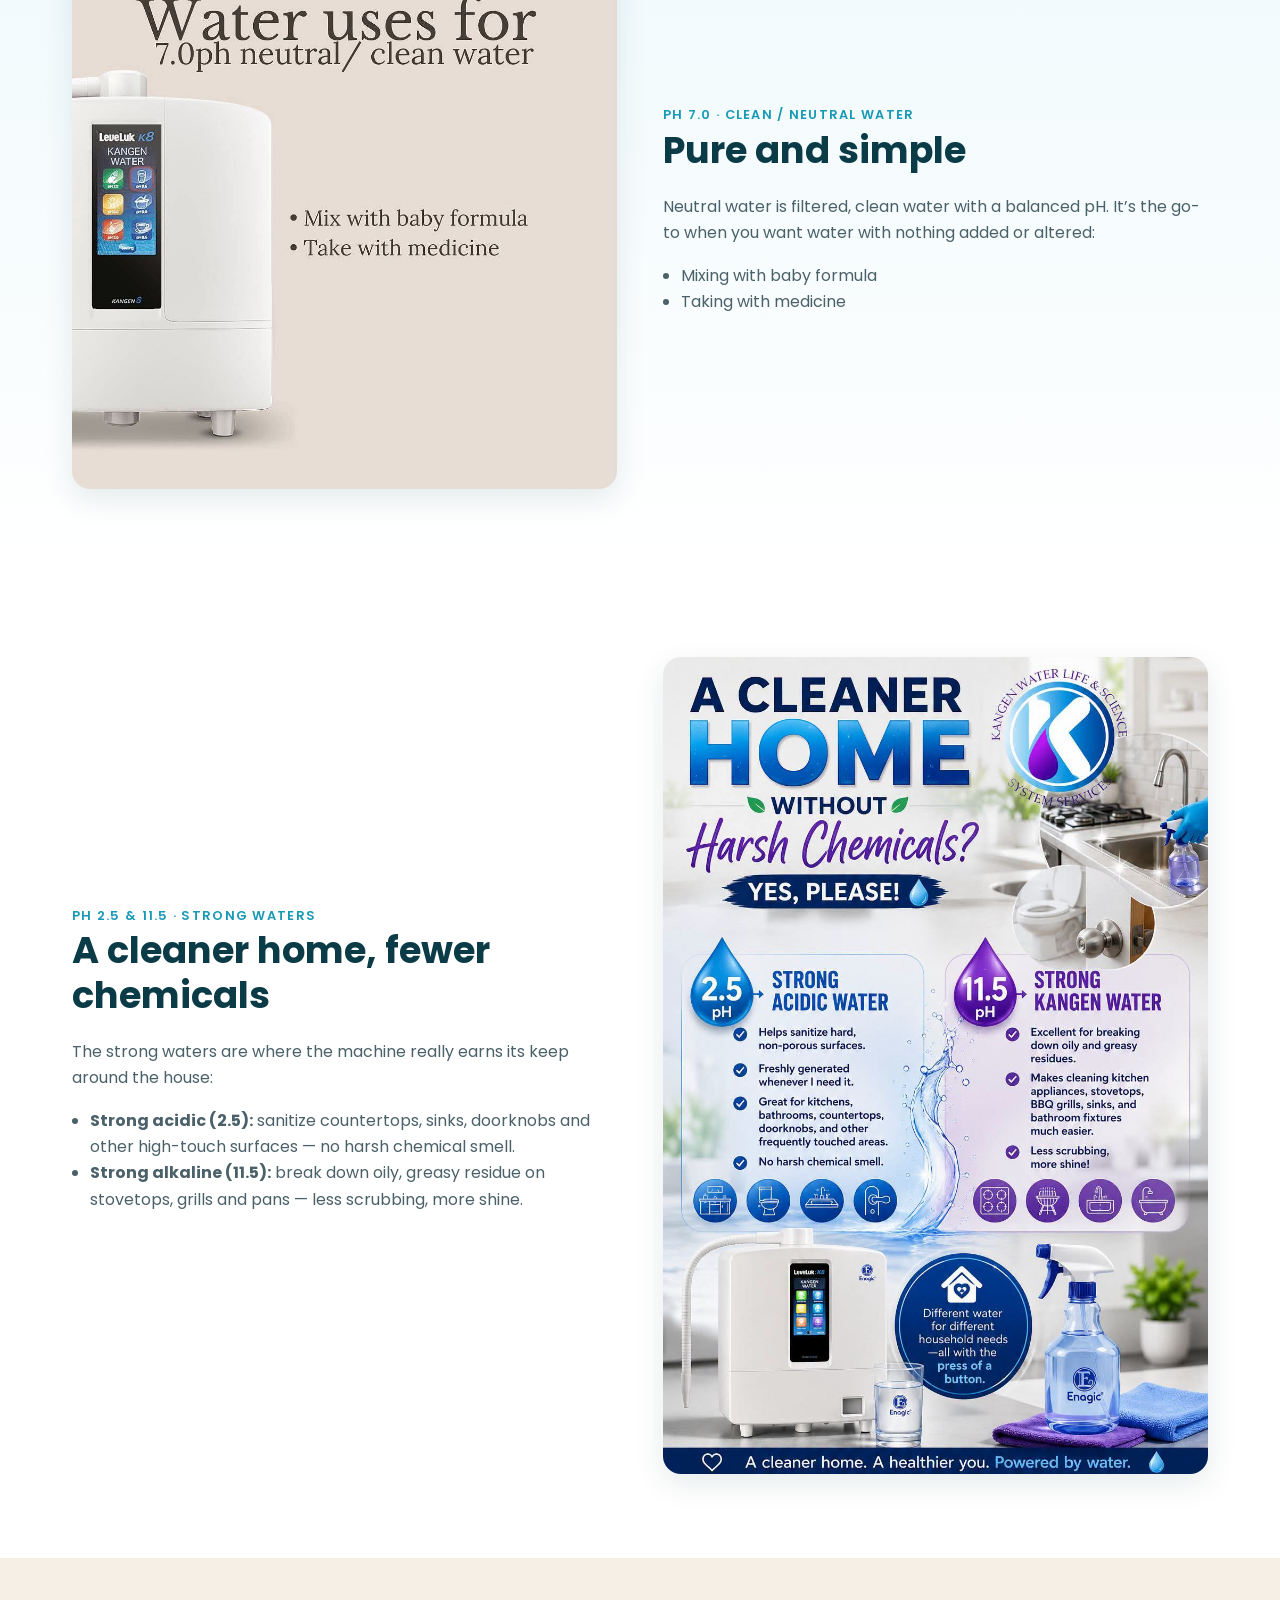
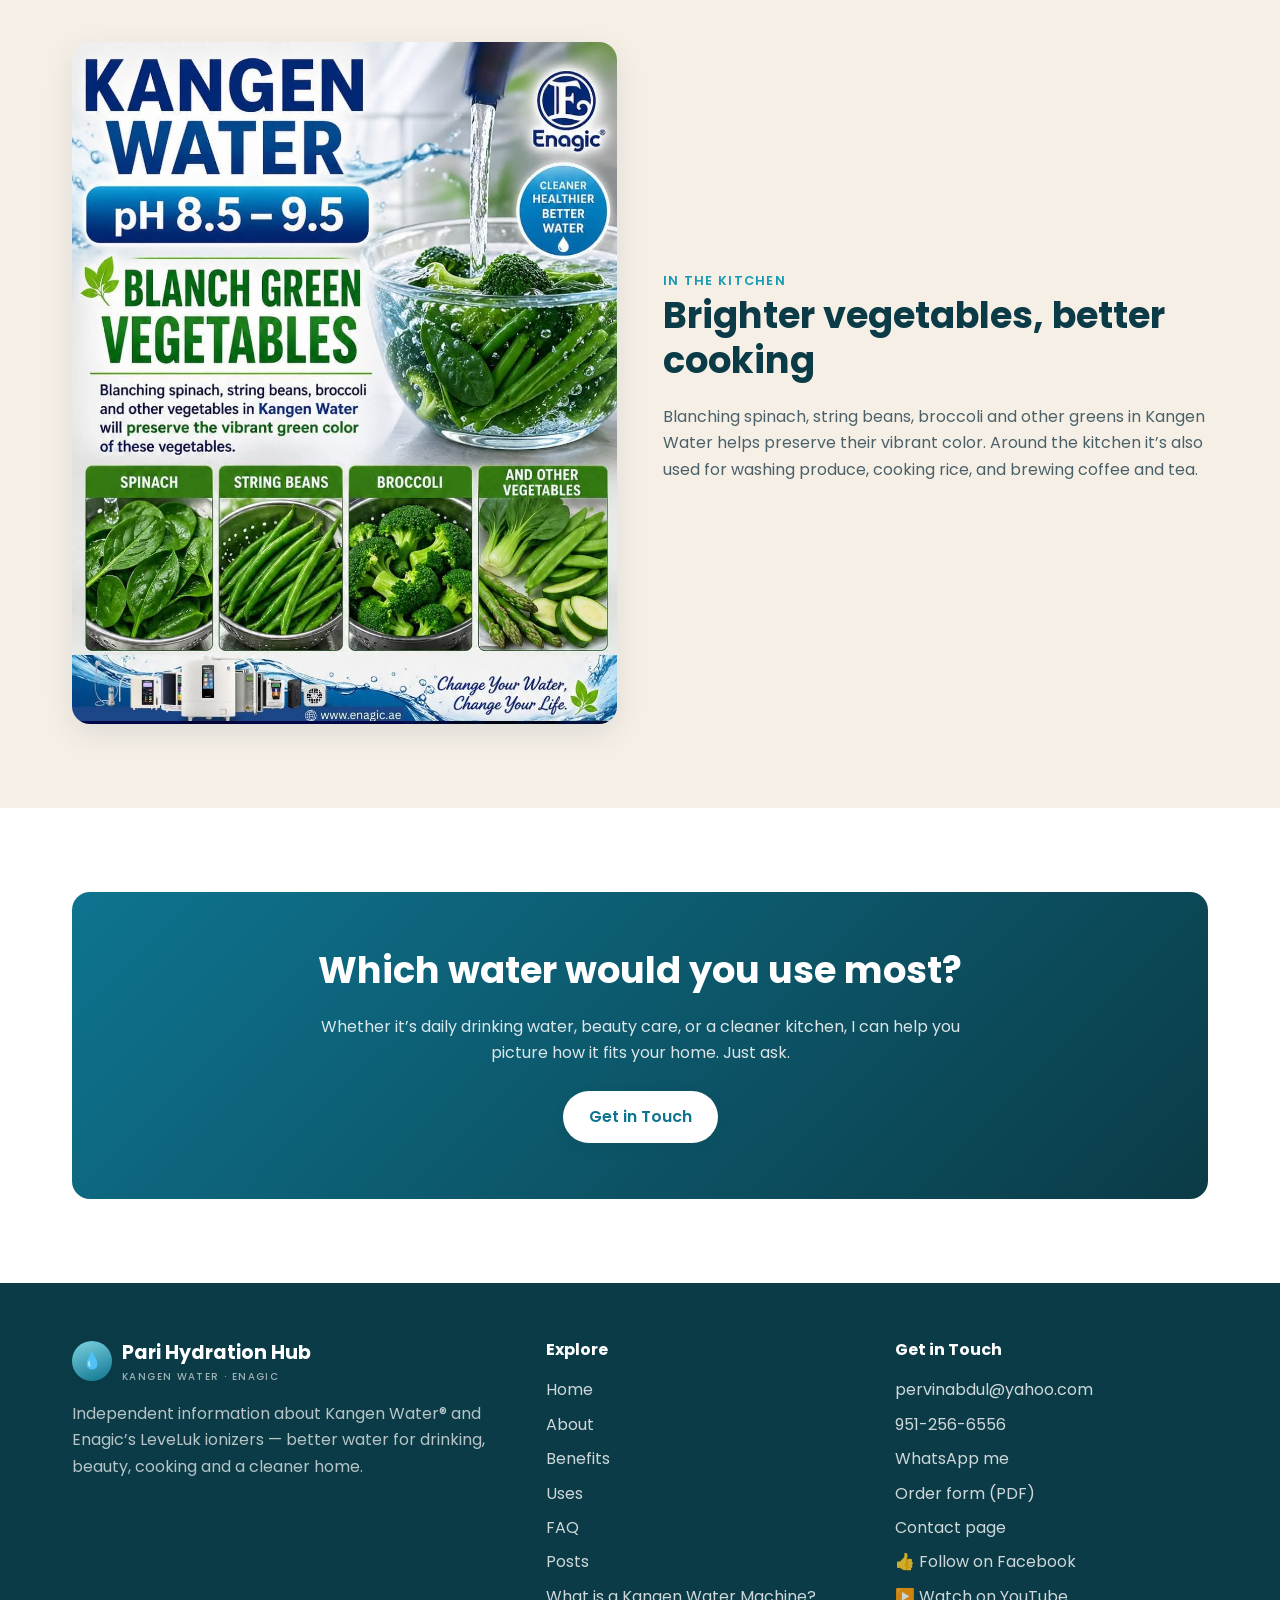
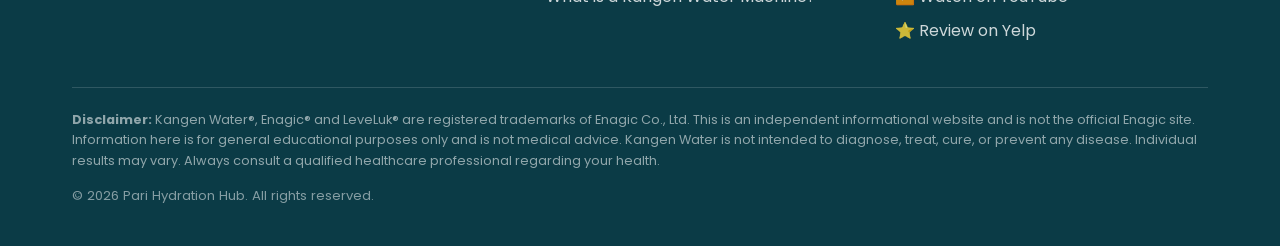
<file: uses.html>
<!DOCTYPE html>
<html lang="en">
<head>
  <!-- Google tag (gtag.js) -->
  <script async src="https://www.googletagmanager.com/gtag/js?id=G-RDMCVC8KP0"></script>
  <script>
    window.dataLayer = window.dataLayer || [];
    function gtag(){dataLayer.push(arguments);}
    gtag('js', new Date());

    gtag('config', 'G-RDMCVC8KP0');
  </script>
  <meta charset="UTF-8" />
  <meta name="viewport" content="width=device-width, initial-scale=1.0" />
  <title>Kangen Water Types &amp; Uses | LeveLuk — Pari Hydration Hub</title>
  <meta name="description" content="One Kangen Water machine, five kinds of water across seven pH settings. Explore how each pH level from the Enagic LeveLuk is used for drinking, beauty, cooking and cleaning." />
  <link rel="canonical" href="https://pari-hydration-hub.onrender.com/uses.html" />
  <link rel="preconnect" href="https://fonts.googleapis.com" />
  <link rel="preconnect" href="https://fonts.gstatic.com" crossorigin />
  <link href="https://fonts.googleapis.com/css2?family=Poppins:wght@400;500;600;700&display=swap" rel="stylesheet" />
  <link rel="stylesheet" href="css/styles.css" />
</head>
<body>

  <header class="site-header">
    <nav class="nav">
      <a class="brand" href="index.html">
        <span class="drop">&#128167;</span>
        <span>Pari Hydration Hub<small>Kangen Water &middot; Enagic</small></span>
      </a>
      <button class="nav-toggle" aria-label="Toggle menu"><span></span><span></span><span></span></button>
      <ul class="nav-links">
        <li><a href="index.html">Home</a></li>
        <li><a href="about.html">About</a></li>
        <li><a href="benefits.html">Benefits</a></li>
        <li><a href="uses.html" class="active">Uses</a></li>
        <li><a href="faq.html">FAQ</a></li>
        <li><a href="posts.html">Posts</a></li>
        <li><a href="contact.html">Get in Touch</a></li>
        <li><a href="forms/pervin-enagic-order-form.pdf" class="nav-cta" target="_blank" rel="noopener">Buy Now</a></li>
      </ul>
    </nav>
  </header>

  <!-- HERO -->
  <section class="hero">
    <div class="container hero-grid">
      <div>
        <span class="eyebrow">Uses &amp; Water Types</span>
        <h1>One machine, five kinds of water.</h1>
        <p class="lead">From drinking and beauty care to cooking and kitchen cleaning, the Kangen machine does it all. Each setting pours water at a different pH, tuned for a different job around the home.</p>
        <div class="btn-row">
          <a href="contact.html" class="btn btn-primary">Request Info</a>
        </div>
      </div>
      <div class="hero-img">
        <img src="img/one-machine.jpg" alt="One machine, seven pH settings infographic" />
      </div>
    </div>
  </section>

  <!-- PH OVERVIEW -->
  <section class="block">
    <div class="container">
      <div class="section-head">
        <span class="eyebrow">The pH Range</span>
        <h2>Five waters at a glance</h2>
        <p>Here&rsquo;s the full range, from strong acidic all the way to strong alkaline. Kangen drinking water comes in three strengths, which is why the machine has seven settings.</p>
      </div>
      <div class="grid grid-3">
        <div class="card"><div class="ico">&#128167;</div><h3>pH 8.5 / 9.0 / 9.5 &middot; Kangen Water</h3><p>Everyday alkaline drinking water for the whole family and pets.</p></div>
        <div class="card"><div class="ico">&#127858;</div><h3>pH 7.0 &middot; Clean / Neutral</h3><p>Pure, neutral water &mdash; great for baby formula or taking with medicine.</p></div>
        <div class="card"><div class="ico">&#10024;</div><h3>pH 6.0 &middot; Beauty</h3><p>Gentle weak-acidic water used as a natural skin toner and hair rinse.</p></div>
        <div class="card"><div class="ico">&#127869;</div><h3>Strong Kangen &middot; pH 11.5</h3><p>Powerful alkaline water for washing produce and cutting through grease.</p></div>
        <div class="card"><div class="ico">&#129532;</div><h3>Strong Acidic &middot; pH 2.5</h3><p>For cleaning hard, non-porous surfaces around the kitchen and bathroom &mdash; counters, glass, cutting boards.</p></div>
      </div>
    </div>
  </section>

  <!-- DRINKING -->
  <section class="block tint">
    <div class="container split">
      <div class="split-media">
        <img src="img/uses-drinking.jpg" alt="Uses for 8.5 to 9.5 pH drinking water" />
      </div>
      <div>
        <span class="eyebrow" style="color:var(--blue-500);font-weight:600;letter-spacing:.1em;text-transform:uppercase;font-size:.8rem;">pH 8.5&ndash;9.5 &middot; Drinking Water</span>
        <h2>Your everyday glass</h2>
        <p>This is the water you&rsquo;ll drink day to day. It&rsquo;s also lovely for cooking, coffee and tea. Popular talking points among fans include:</p>
        <ul style="color:var(--ink-soft); padding-left:1.1em;">
          <li>Drinking water for humans &amp; pets</li>
          <li>Cooking, coffee &amp; tea</li>
          <li>Everyday hydration</li>
          <li>An alkaline alternative to acidic drinks</li>
        </ul>
      </div>
    </div>
  </section>

  <!-- BEAUTY -->
  <section class="block">
    <div class="container split reverse">
      <div class="split-media">
        <img src="img/uses-beauty.jpg" alt="Uses for 6.0 pH beauty water" />
      </div>
      <div>
        <span class="eyebrow" style="color:var(--blue-500);font-weight:600;letter-spacing:.1em;text-transform:uppercase;font-size:.8rem;">pH 6.0 &middot; Beauty Water</span>
        <h2>Beauty &amp; household helper</h2>
        <p>Weak acidic beauty water is surprisingly versatile &mdash; from skincare to a natural cleaner:</p>
        <ul style="color:var(--ink-soft); padding-left:1.1em;">
          <li>Skin toner &amp; tightener</li>
          <li>Hair conditioner &amp; detangler</li>
          <li>Face wash</li>
          <li>Glass cleaner &amp; fabric softener</li>
          <li>Pet wash for a soft coat</li>
          <li>Reviving cut flowers and plants</li>
        </ul>
      </div>
    </div>
  </section>

  <!-- NEUTRAL -->
  <section class="block tint">
    <div class="container split">
      <div class="split-media">
        <img src="img/uses-neutral.jpg" alt="Uses for 7.0 pH neutral clean water" />
      </div>
      <div>
        <span class="eyebrow" style="color:var(--blue-500);font-weight:600;letter-spacing:.1em;text-transform:uppercase;font-size:.8rem;">pH 7.0 &middot; Clean / Neutral Water</span>
        <h2>Pure and simple</h2>
        <p>Neutral water is filtered, clean water with a balanced pH. It&rsquo;s the go-to when you want water with nothing added or altered:</p>
        <ul style="color:var(--ink-soft); padding-left:1.1em;">
          <li>Mixing with baby formula</li>
          <li>Taking with medicine</li>
        </ul>
      </div>
    </div>
  </section>

  <!-- CLEANING -->
  <section class="block">
    <div class="container split reverse">
      <div class="split-media">
        <img src="img/cleaner-home.jpg" alt="A cleaner home without harsh chemicals using strong waters" />
      </div>
      <div>
        <span class="eyebrow" style="color:var(--blue-500);font-weight:600;letter-spacing:.1em;text-transform:uppercase;font-size:.8rem;">pH 2.5 &amp; 11.5 &middot; Strong Waters</span>
        <h2>A cleaner home, fewer chemicals</h2>
        <p>The strong waters are where the machine really earns its keep around the house:</p>
        <ul style="color:var(--ink-soft); padding-left:1.1em;">
          <li><b>Strong acidic (2.5):</b> sanitize countertops, sinks, doorknobs and other high-touch surfaces &mdash; no harsh chemical smell.</li>
          <li><b>Strong alkaline (11.5):</b> break down oily, greasy residue on stovetops, grills and pans &mdash; less scrubbing, more shine.</li>
        </ul>
      </div>
    </div>
  </section>

  <!-- COOKING / VEG -->
  <section class="block sand">
    <div class="container split">
      <div class="split-media">
        <img src="img/blanch-veg.jpg" alt="Using Kangen Water to blanch green vegetables" />
      </div>
      <div>
        <span class="eyebrow" style="color:var(--blue-500);font-weight:600;letter-spacing:.1em;text-transform:uppercase;font-size:.8rem;">In the Kitchen</span>
        <h2>Brighter vegetables, better cooking</h2>
        <p>Blanching spinach, string beans, broccoli and other greens in Kangen Water helps preserve their vibrant color. Around the kitchen it&rsquo;s also used for washing produce, cooking rice, and brewing coffee and tea.</p>
      </div>
    </div>
  </section>

  <!-- CTA -->
  <section class="block">
    <div class="container">
      <div class="cta-band">
        <h2>Which water would you use most?</h2>
        <p>Whether it&rsquo;s daily drinking water, beauty care, or a cleaner kitchen, I can help you picture how it fits your home. Just ask.</p>
        <a href="contact.html" class="btn btn-primary">Get in Touch</a>
      </div>
    </div>
  </section>

  <footer class="site-footer">
    <div class="container">
      <div class="footer-grid">
        <div>
          <a class="brand footer-brand" href="index.html" style="color:#fff;">
            <span class="drop">&#128167;</span>
            <span>Pari Hydration Hub<small style="color:rgba(255,255,255,.6);">Kangen Water &middot; Enagic</small></span>
          </a>
          <p style="color:rgba(255,255,255,.7); margin-top:16px; max-width:32em;">Independent information about Kangen Water&reg; and Enagic&rsquo;s LeveLuk ionizers &mdash; better water for drinking, beauty, cooking and a cleaner home.</p>
        </div>
        <div>
          <h4>Explore</h4>
          <ul>
            <li><a href="index.html">Home</a></li>
            <li><a href="about.html">About</a></li>
            <li><a href="benefits.html">Benefits</a></li>
            <li><a href="uses.html">Uses</a></li>
            <li><a href="faq.html">FAQ</a></li>
            <li><a href="posts.html">Posts</a></li>
            <li><a href="what-is-a-kangen-water-machine.html">What is a Kangen Water Machine?</a></li>
          </ul>
        </div>
        <div>
          <h4>Get in Touch</h4>
          <ul>
            <li><a href="mailto:pervinabdul@yahoo.com">pervinabdul@yahoo.com</a></li>
            <li><a href="tel:+19512566556">951-256-6556</a></li>
            <li><a href="https://wa.me/19512566556" target="_blank" rel="noopener">WhatsApp me</a></li>
            <li><a href="forms/pervin-enagic-order-form.pdf" target="_blank" rel="noopener">Order form (PDF)</a></li>
            <li><a href="contact.html">Contact page</a></li>
            <li class="footer-social"><a href="https://www.facebook.com/share/1JfewySeh7/" target="_blank" rel="noopener">&#128077; Follow on Facebook</a></li>
            <li class="footer-social"><a href="https://www.youtube.com/@pervinmoulvi4033" target="_blank" rel="noopener">&#9654;&#65039; Watch on YouTube</a></li>
            <li class="footer-social"><a href="https://yelp.to/8zeMjrHdEo" target="_blank" rel="noopener">&#11088; Review on Yelp</a></li>
          </ul>
        </div>
      </div>
      <p class="disclaimer">
        <strong>Disclaimer:</strong> Kangen Water&reg;, Enagic&reg; and LeveLuk&reg; are registered trademarks of Enagic Co., Ltd. This is an independent informational website and is not the official Enagic site. Information here is for general educational purposes only and is not medical advice. Kangen Water is not intended to diagnose, treat, cure, or prevent any disease. Individual results may vary. Always consult a qualified healthcare professional regarding your health.
      </p>
      <p class="copyright">&copy; <span id="year">2026</span> Pari Hydration Hub. All rights reserved.</p>
    </div>
  </footer>

  <script src="js/main.js"></script>
</body>
</html>
</file>
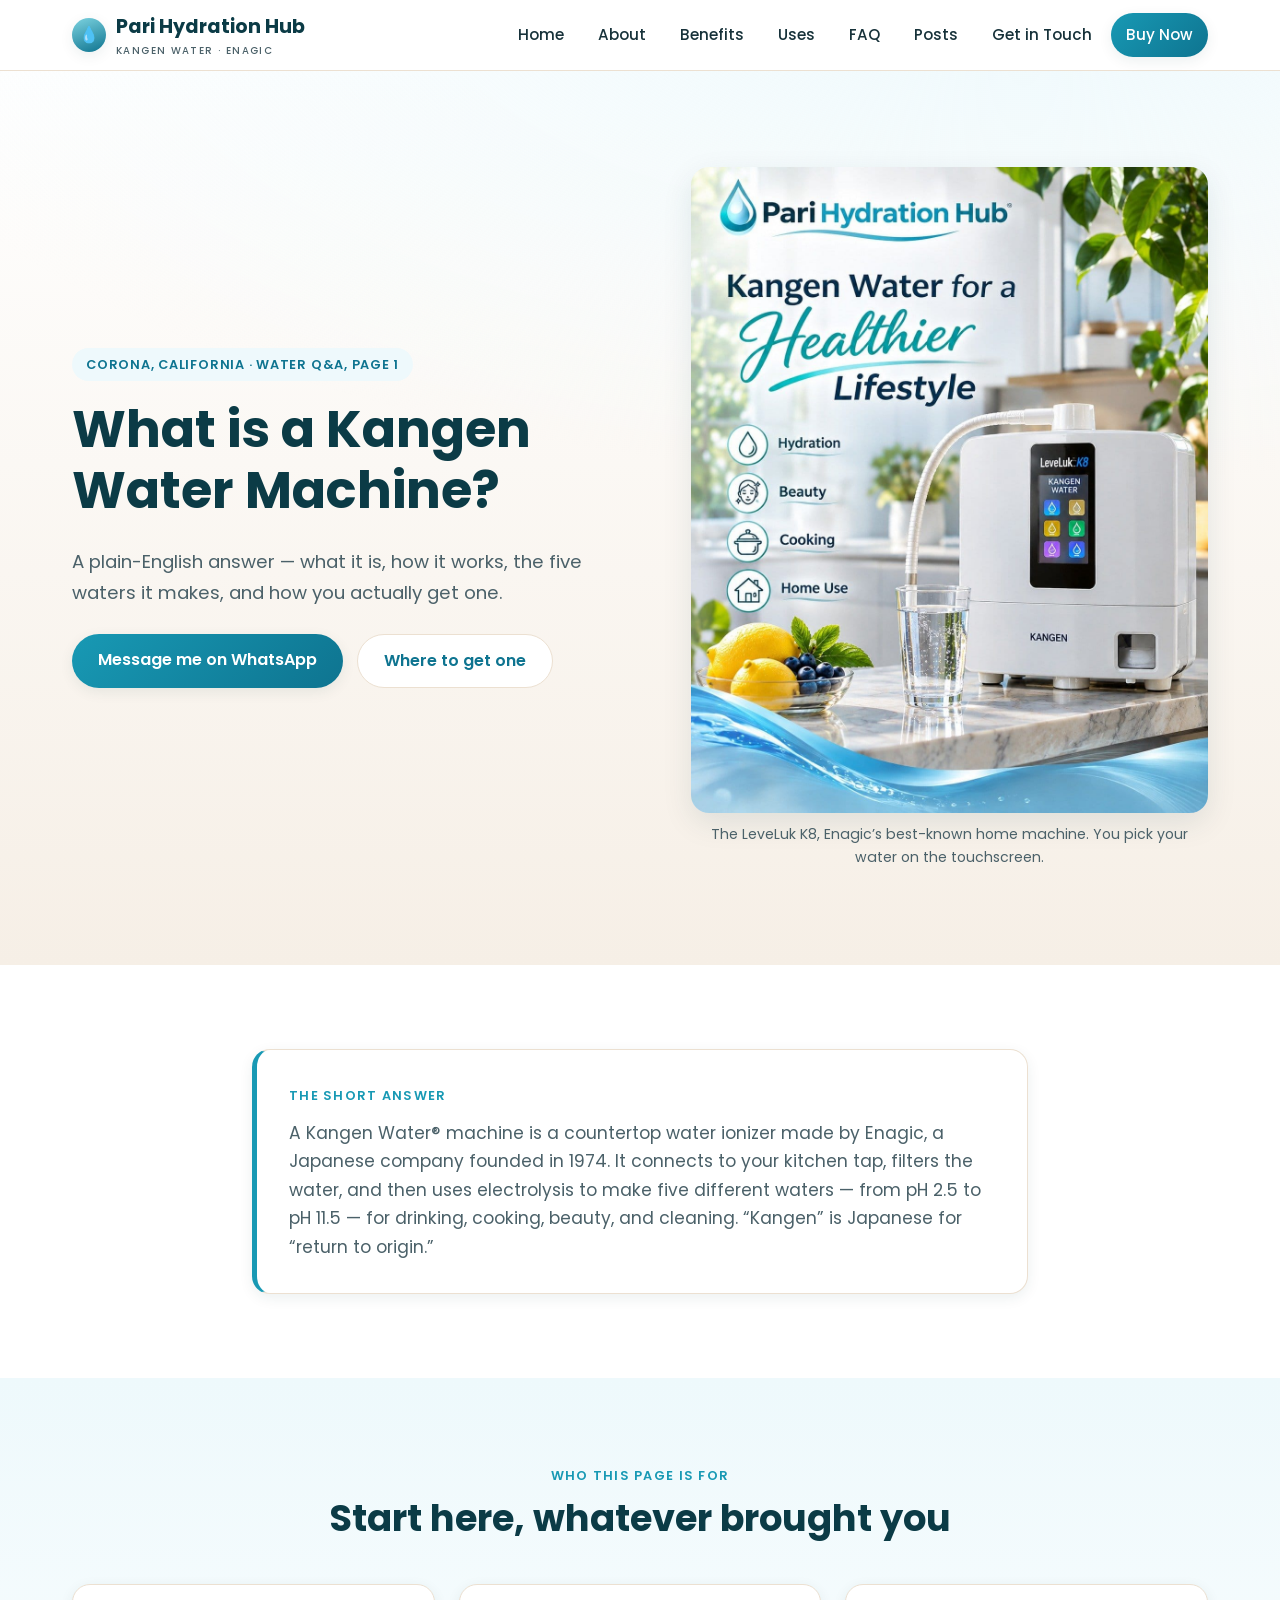
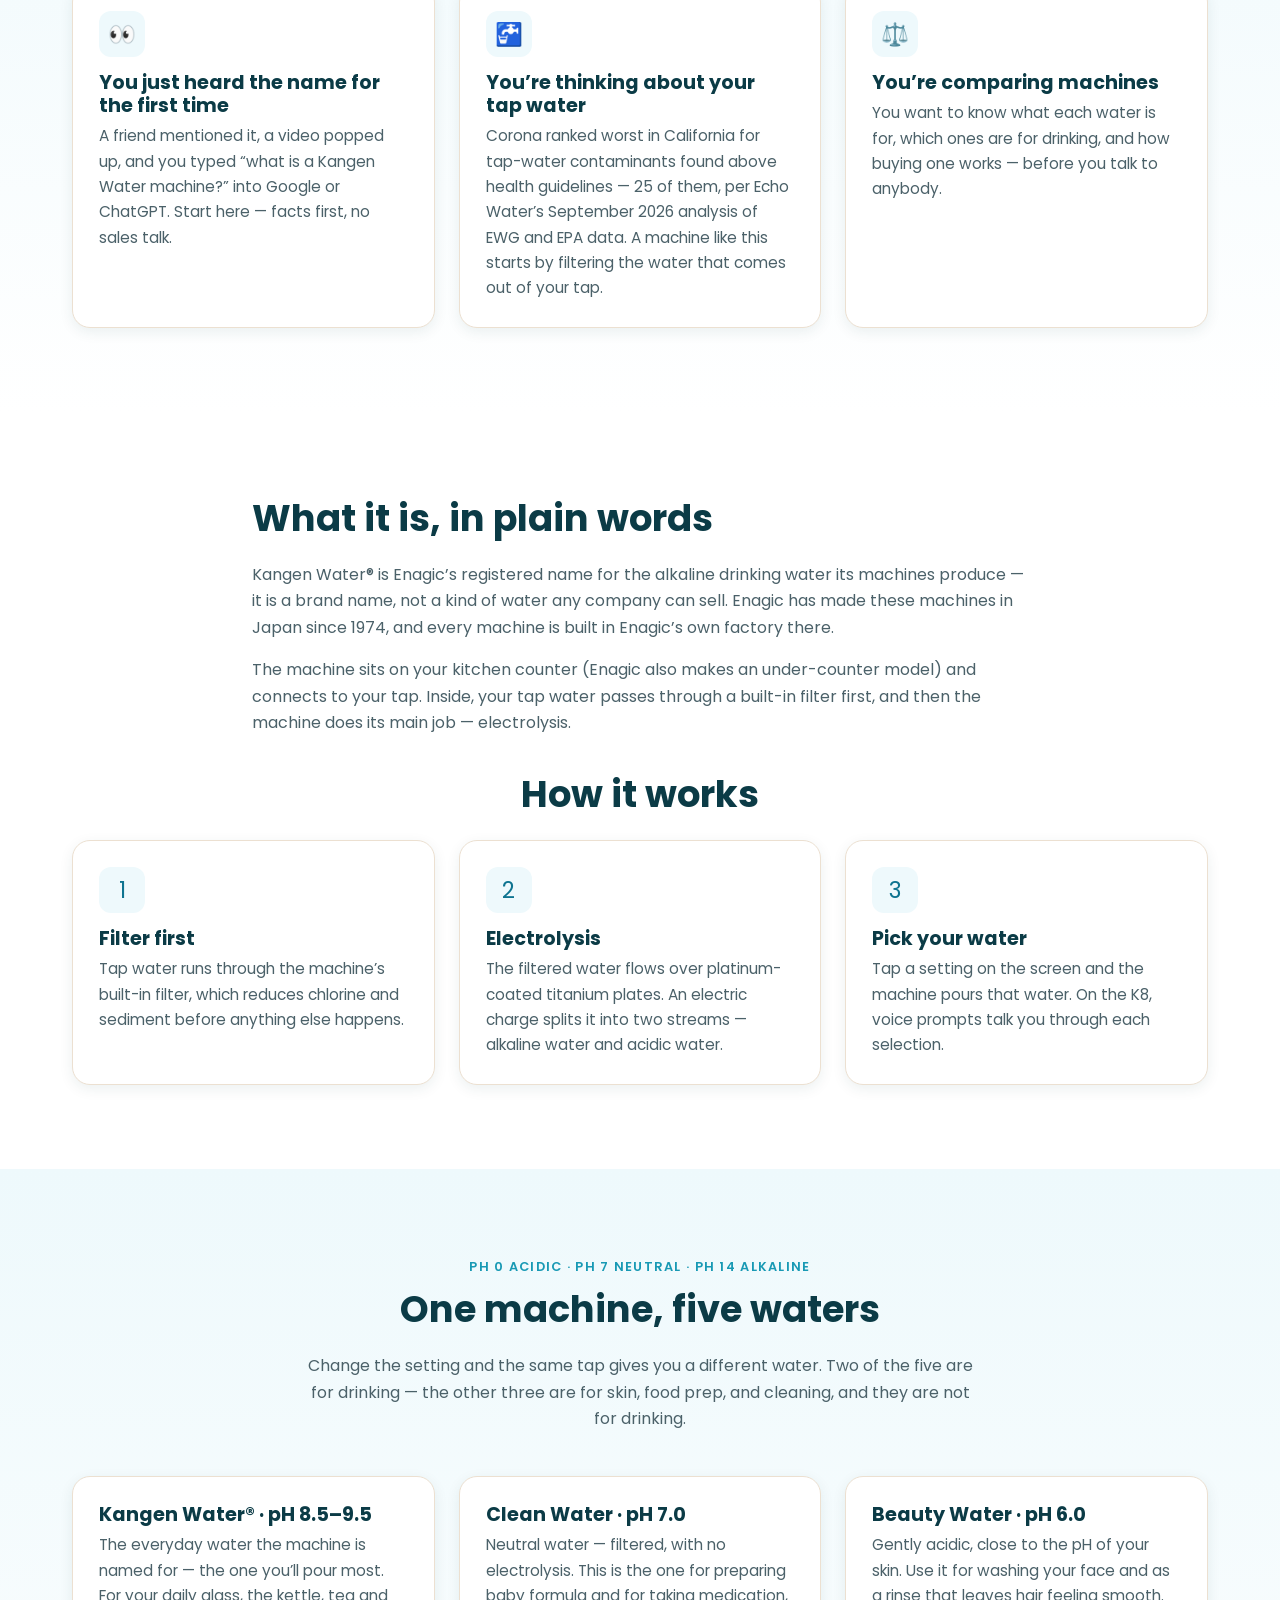
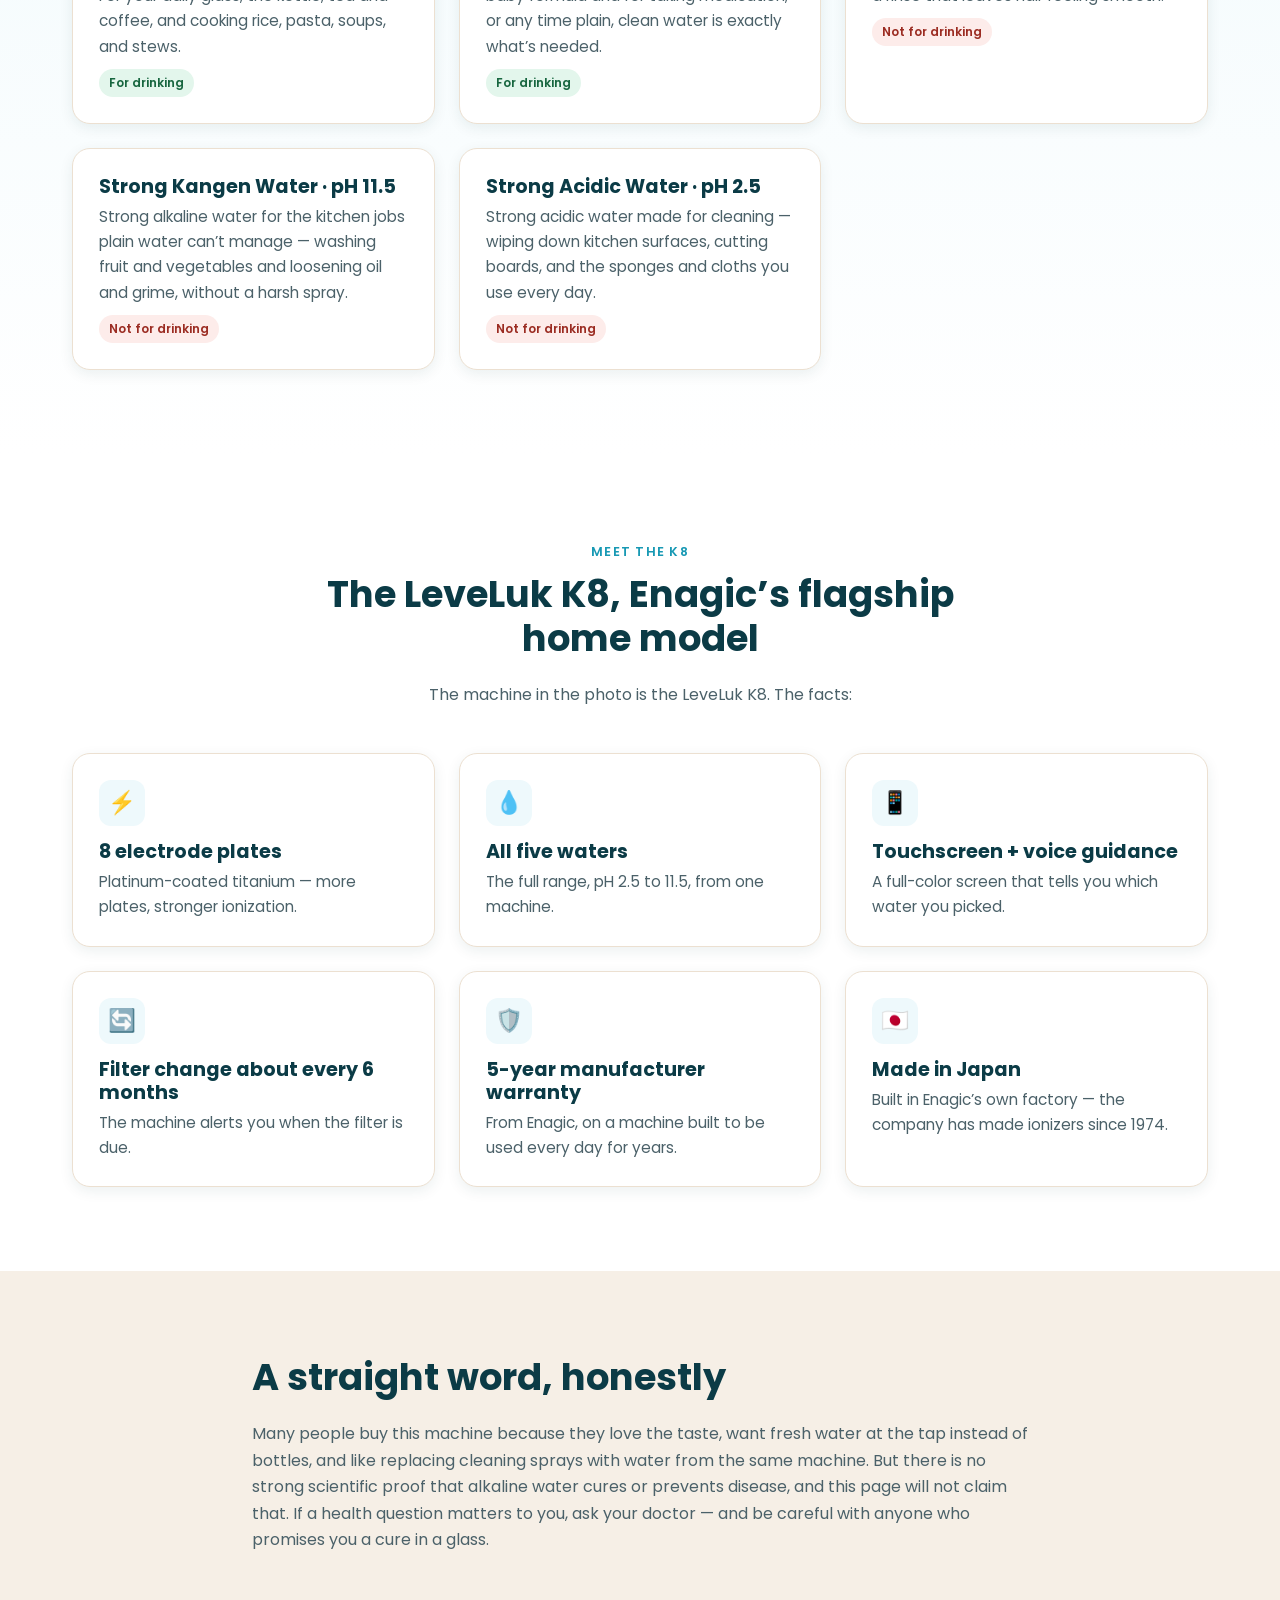
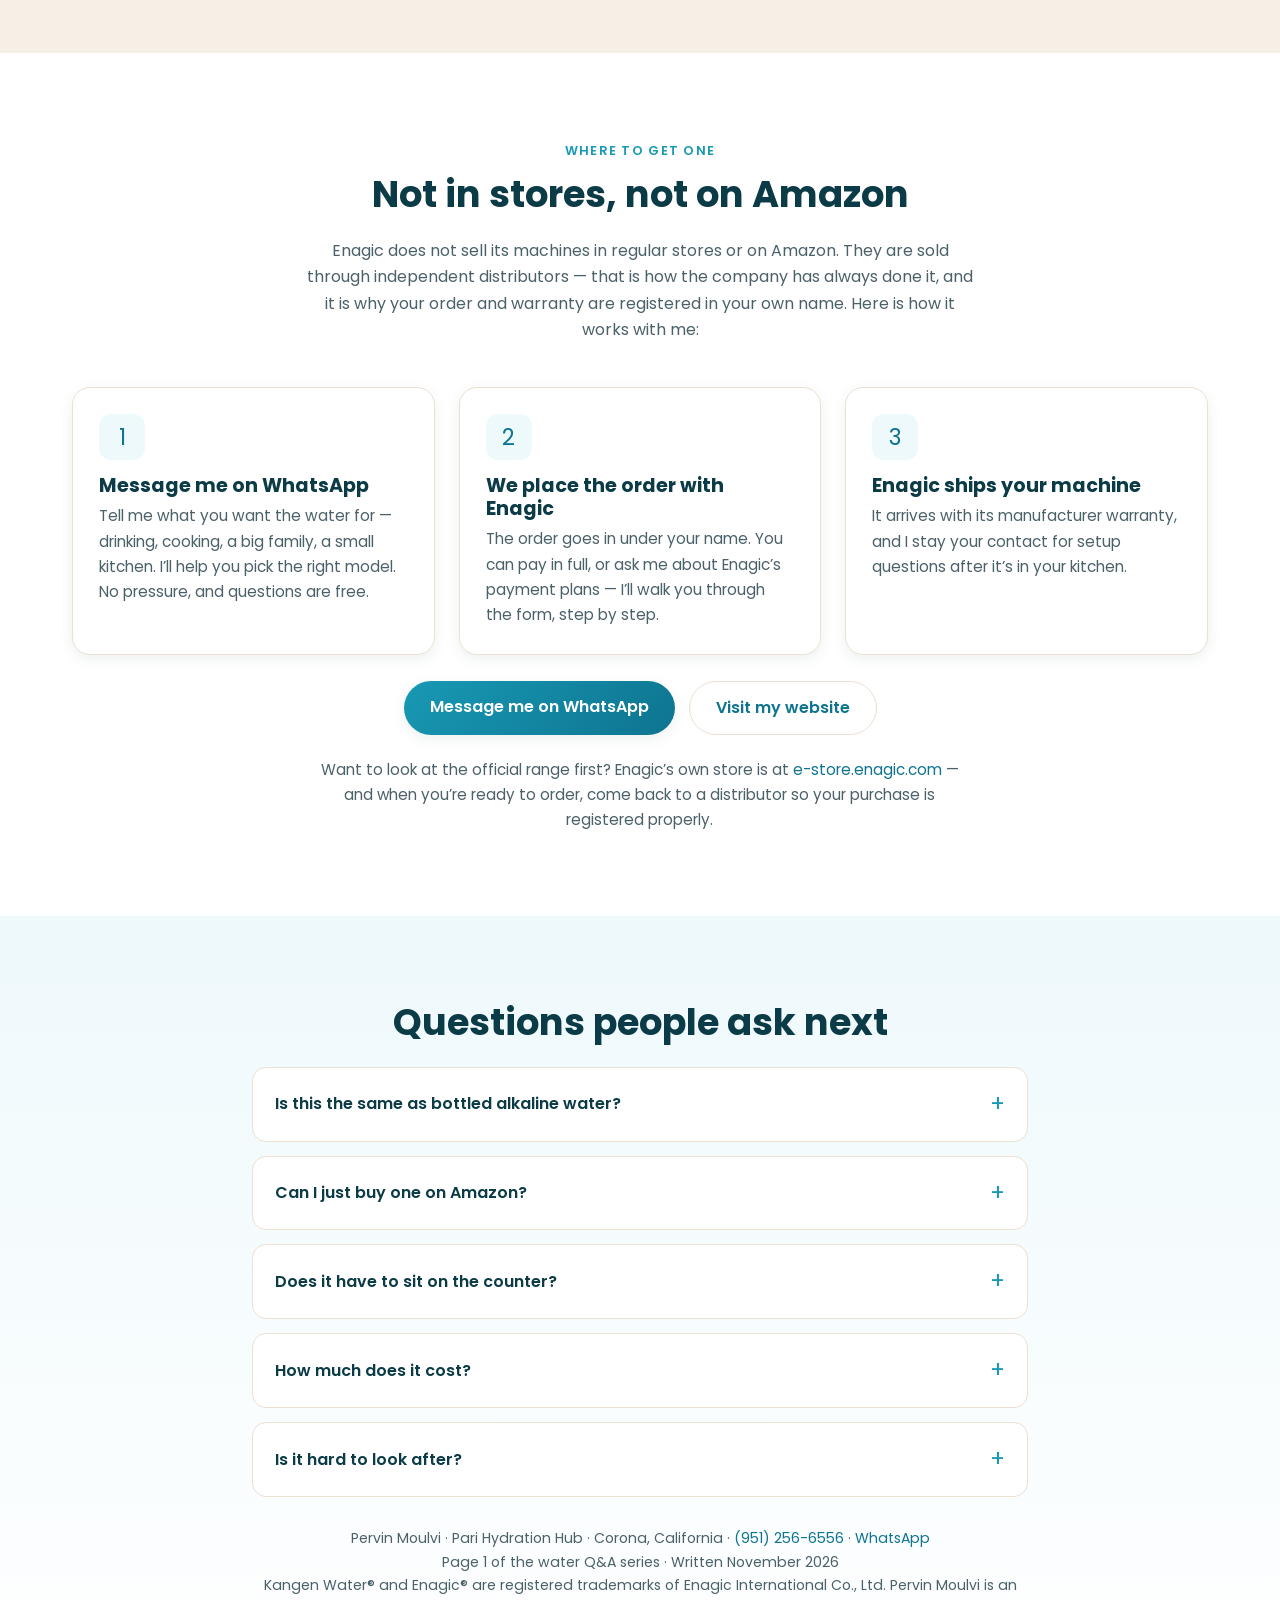
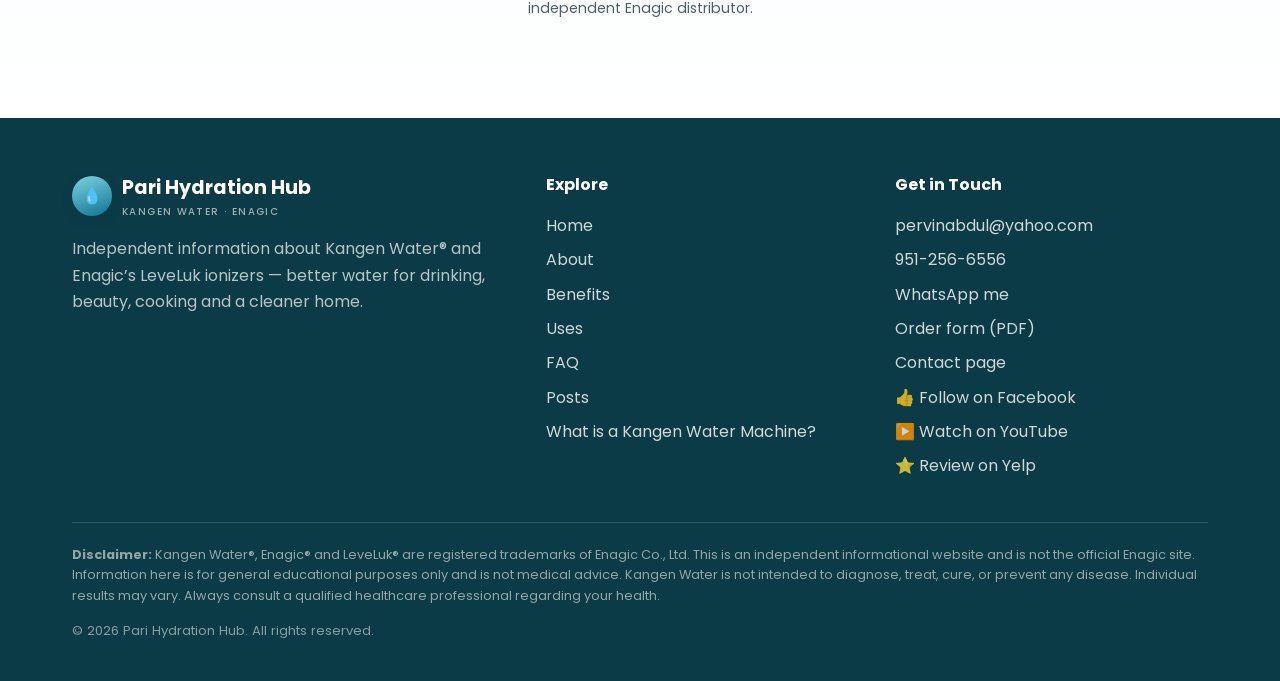
<file: what-is-a-kangen-water-machine.html>
<!DOCTYPE html>
<html lang="en">
<head>
  <!-- Google tag (gtag.js) -->
  <script async src="https://www.googletagmanager.com/gtag/js?id=G-RDMCVC8KP0"></script>
  <script>
    window.dataLayer = window.dataLayer || [];
    function gtag(){dataLayer.push(arguments);}
    gtag('js', new Date());

    gtag('config', 'G-RDMCVC8KP0');
  </script>
  <meta charset="UTF-8" />
  <meta name="viewport" content="width=device-width, initial-scale=1.0" />
  <title>What Is a Kangen Water Machine? Plain-English Guide | Pari Hydration Hub</title>
  <meta name="description" content="What is a Kangen Water machine? A plain-English answer: what Enagic&rsquo;s ionizer is, how it filters and uses electrolysis, the five waters it makes (pH 2.5 to 11.5), the LeveLuk K8, and how to get one in Corona, CA." />
  <link rel="canonical" href="https://pari-hydration-hub.onrender.com/what-is-a-kangen-water-machine.html" />
  <link rel="preconnect" href="https://fonts.googleapis.com" />
  <link rel="preconnect" href="https://fonts.gstatic.com" crossorigin />
  <link href="https://fonts.googleapis.com/css2?family=Poppins:wght@400;500;600;700&display=swap" rel="stylesheet" />
  <link rel="stylesheet" href="css/styles.css" />
</head>
<body>

  <header class="site-header">
    <nav class="nav">
      <a class="brand" href="index.html">
        <span class="drop">&#128167;</span>
        <span>Pari Hydration Hub<small>Kangen Water &middot; Enagic</small></span>
      </a>
      <button class="nav-toggle" aria-label="Toggle menu"><span></span><span></span><span></span></button>
      <ul class="nav-links">
        <li><a href="index.html">Home</a></li>
        <li><a href="about.html">About</a></li>
        <li><a href="benefits.html">Benefits</a></li>
        <li><a href="uses.html">Uses</a></li>
        <li><a href="faq.html">FAQ</a></li>
        <li><a href="posts.html">Posts</a></li>
        <li><a href="contact.html">Get in Touch</a></li>
        <li><a href="forms/pervin-enagic-order-form.pdf" class="nav-cta" target="_blank" rel="noopener">Buy Now</a></li>
      </ul>
    </nav>
  </header>

  <!-- HERO -->
  <section class="hero">
    <div class="container hero-grid">
      <div>
        <span class="eyebrow">Corona, California &middot; Water Q&amp;A, Page 1</span>
        <h1>What is a Kangen Water Machine?</h1>
        <p class="lead">A plain-English answer &mdash; what it is, how it works, the five waters it makes, and how you actually get one.</p>
        <div class="btn-row">
          <a href="https://wa.me/19512566556" class="btn btn-primary" target="_blank" rel="noopener">Message me on WhatsApp</a>
          <a href="#where" class="btn btn-ghost">Where to get one</a>
        </div>
      </div>
      <figure class="hero-img" style="margin:0;">
        <img src="img/posts/healthier-lifestyle.jpg" alt="Enagic LeveLuk K8 Kangen Water machine &mdash; a white countertop unit with a color touchscreen showing the water settings" />
        <figcaption style="font-size:.88rem;color:var(--ink-soft);margin-top:10px;text-align:center;">The LeveLuk K8, Enagic&rsquo;s best-known home machine. You pick your water on the touchscreen.</figcaption>
      </figure>
    </div>
  </section>

  <!-- SHORT ANSWER -->
  <section class="block">
    <div class="container" style="max-width:820px;">
      <div class="card" style="padding:32px;border-left:5px solid var(--blue-500);">
        <span class="eyebrow" style="color:var(--blue-500);font-weight:600;letter-spacing:.1em;text-transform:uppercase;font-size:.8rem;">The short answer</span>
        <p style="font-size:1.08rem;margin-top:10px;">A Kangen Water&reg; machine is a countertop water ionizer made by Enagic, a Japanese company founded in 1974. It connects to your kitchen tap, filters the water, and then uses electrolysis to make five different waters &mdash; from pH 2.5 to pH 11.5 &mdash; for drinking, cooking, beauty, and cleaning. &ldquo;Kangen&rdquo; is Japanese for &ldquo;return to origin.&rdquo;</p>
      </div>
    </div>
  </section>

  <!-- WHO THIS IS FOR -->
  <section class="block tint">
    <div class="container">
      <div class="section-head">
        <span class="eyebrow">Who this page is for</span>
        <h2>Start here, whatever brought you</h2>
      </div>
      <div class="grid grid-3">
        <div class="card"><div class="ico">&#128064;</div><h3>You just heard the name for the first time</h3><p>A friend mentioned it, a video popped up, and you typed &ldquo;what is a Kangen Water machine?&rdquo; into Google or ChatGPT. Start here &mdash; facts first, no sales talk.</p></div>
        <div class="card"><div class="ico">&#128688;</div><h3>You&rsquo;re thinking about your tap water</h3><p>Corona ranked worst in California for tap-water contaminants found above health guidelines &mdash; 25 of them, per Echo Water&rsquo;s September 2026 analysis of EWG and EPA data. A machine like this starts by filtering the water that comes out of your tap.</p></div>
        <div class="card"><div class="ico">&#9878;&#65039;</div><h3>You&rsquo;re comparing machines</h3><p>You want to know what each water is for, which ones are for drinking, and how buying one works &mdash; before you talk to anybody.</p></div>
      </div>
    </div>
  </section>

  <!-- WHAT IT IS + HOW IT WORKS -->
  <section class="block">
    <div class="container" style="max-width:820px;">
      <h2>What it is, in plain words</h2>
      <p>Kangen Water&reg; is Enagic&rsquo;s registered name for the alkaline drinking water its machines produce &mdash; it is a brand name, not a kind of water any company can sell. Enagic has made these machines in Japan since 1974, and every machine is built in Enagic&rsquo;s own factory there.</p>
      <p>The machine sits on your kitchen counter (Enagic also makes an under-counter model) and connects to your tap. Inside, your tap water passes through a built-in filter first, and then the machine does its main job &mdash; electrolysis.</p>
    </div>
    <div class="container" style="margin-top:36px;">
      <h2 style="text-align:center;">How it works</h2>
      <div class="grid grid-3" style="margin-top:24px;">
        <div class="card"><div class="ico">1</div><h3>Filter first</h3><p>Tap water runs through the machine&rsquo;s built-in filter, which reduces chlorine and sediment before anything else happens.</p></div>
        <div class="card"><div class="ico">2</div><h3>Electrolysis</h3><p>The filtered water flows over platinum-coated titanium plates. An electric charge splits it into two streams &mdash; alkaline water and acidic water.</p></div>
        <div class="card"><div class="ico">3</div><h3>Pick your water</h3><p>Tap a setting on the screen and the machine pours that water. On the K8, voice prompts talk you through each selection.</p></div>
      </div>
    </div>
  </section>

  <!-- FIVE WATERS -->
  <section class="block tint">
    <div class="container">
      <div class="section-head">
        <span class="eyebrow">pH 0 acidic &middot; pH 7 neutral &middot; pH 14 alkaline</span>
        <h2>One machine, five waters</h2>
        <p>Change the setting and the same tap gives you a different water. Two of the five are for drinking &mdash; the other three are for skin, food prep, and cleaning, and they are not for drinking.</p>
      </div>
      <div class="grid grid-3">
        <div class="card"><h3>Kangen Water&reg; &middot; pH 8.5&ndash;9.5</h3><p>The everyday water the machine is named for &mdash; the one you&rsquo;ll pour most. For your daily glass, the kettle, tea and coffee, and cooking rice, pasta, soups, and stews.</p><span style="display:inline-block;font-size:.75rem;font-weight:600;padding:4px 10px;border-radius:999px;margin-top:10px;background:#e3f6ec;color:#17663f;">For drinking</span></div>
        <div class="card"><h3>Clean Water &middot; pH 7.0</h3><p>Neutral water &mdash; filtered, with no electrolysis. This is the one for preparing baby formula and for taking medication, or any time plain, clean water is exactly what&rsquo;s needed.</p><span style="display:inline-block;font-size:.75rem;font-weight:600;padding:4px 10px;border-radius:999px;margin-top:10px;background:#e3f6ec;color:#17663f;">For drinking</span></div>
        <div class="card"><h3>Beauty Water &middot; pH 6.0</h3><p>Gently acidic, close to the pH of your skin. Use it for washing your face and as a rinse that leaves hair feeling smooth.</p><span style="display:inline-block;font-size:.75rem;font-weight:600;padding:4px 10px;border-radius:999px;margin-top:10px;background:#fdecea;color:#9b2c22;">Not for drinking</span></div>
        <div class="card"><h3>Strong Kangen Water &middot; pH 11.5</h3><p>Strong alkaline water for the kitchen jobs plain water can&rsquo;t manage &mdash; washing fruit and vegetables and loosening oil and grime, without a harsh spray.</p><span style="display:inline-block;font-size:.75rem;font-weight:600;padding:4px 10px;border-radius:999px;margin-top:10px;background:#fdecea;color:#9b2c22;">Not for drinking</span></div>
        <div class="card"><h3>Strong Acidic Water &middot; pH 2.5</h3><p>Strong acidic water made for cleaning &mdash; wiping down kitchen surfaces, cutting boards, and the sponges and cloths you use every day.</p><span style="display:inline-block;font-size:.75rem;font-weight:600;padding:4px 10px;border-radius:999px;margin-top:10px;background:#fdecea;color:#9b2c22;">Not for drinking</span></div>
      </div>
    </div>
  </section>

  <!-- MEET THE K8 -->
  <section class="block">
    <div class="container">
      <div class="section-head">
        <span class="eyebrow">Meet the K8</span>
        <h2>The LeveLuk K8, Enagic&rsquo;s flagship home model</h2>
        <p>The machine in the photo is the LeveLuk K8. The facts:</p>
      </div>
      <div class="grid grid-3">
        <div class="card"><div class="ico">&#9889;</div><h3>8 electrode plates</h3><p>Platinum-coated titanium &mdash; more plates, stronger ionization.</p></div>
        <div class="card"><div class="ico">&#128167;</div><h3>All five waters</h3><p>The full range, pH 2.5 to 11.5, from one machine.</p></div>
        <div class="card"><div class="ico">&#128241;</div><h3>Touchscreen + voice guidance</h3><p>A full-color screen that tells you which water you picked.</p></div>
        <div class="card"><div class="ico">&#128260;</div><h3>Filter change about every 6 months</h3><p>The machine alerts you when the filter is due.</p></div>
        <div class="card"><div class="ico">&#128737;&#65039;</div><h3>5-year manufacturer warranty</h3><p>From Enagic, on a machine built to be used every day for years.</p></div>
        <div class="card"><div class="ico">&#127471;&#127477;</div><h3>Made in Japan</h3><p>Built in Enagic&rsquo;s own factory &mdash; the company has made ionizers since 1974.</p></div>
      </div>
    </div>
  </section>

  <!-- HONEST WORD -->
  <section class="block sand">
    <div class="container" style="max-width:820px;">
      <h2>A straight word, honestly</h2>
      <p>Many people buy this machine because they love the taste, want fresh water at the tap instead of bottles, and like replacing cleaning sprays with water from the same machine. But there is no strong scientific proof that alkaline water cures or prevents disease, and this page will not claim that. If a health question matters to you, ask your doctor &mdash; and be careful with anyone who promises you a cure in a glass.</p>
    </div>
  </section>

  <!-- WHERE TO GET ONE -->
  <section class="block" id="where">
    <div class="container">
      <div class="section-head">
        <span class="eyebrow">Where to get one</span>
        <h2>Not in stores, not on Amazon</h2>
        <p>Enagic does not sell its machines in regular stores or on Amazon. They are sold through independent distributors &mdash; that is how the company has always done it, and it is why your order and warranty are registered in your own name. Here is how it works with me:</p>
      </div>
      <div class="grid grid-3">
        <div class="card"><div class="ico">1</div><h3>Message me on WhatsApp</h3><p>Tell me what you want the water for &mdash; drinking, cooking, a big family, a small kitchen. I&rsquo;ll help you pick the right model. No pressure, and questions are free.</p></div>
        <div class="card"><div class="ico">2</div><h3>We place the order with Enagic</h3><p>The order goes in under your name. You can pay in full, or ask me about Enagic&rsquo;s payment plans &mdash; I&rsquo;ll walk you through the form, step by step.</p></div>
        <div class="card"><div class="ico">3</div><h3>Enagic ships your machine</h3><p>It arrives with its manufacturer warranty, and I stay your contact for setup questions after it&rsquo;s in your kitchen.</p></div>
      </div>
      <div class="btn-row" style="justify-content:center;">
        <a href="https://wa.me/19512566556" class="btn btn-primary" target="_blank" rel="noopener">Message me on WhatsApp</a>
        <a href="index.html" class="btn btn-ghost">Visit my website</a>
      </div>
      <p style="text-align:center;max-width:42em;margin:22px auto 0;font-size:.95rem;">Want to look at the official range first? Enagic&rsquo;s own store is at <a href="https://e-store.enagic.com" target="_blank" rel="noopener">e-store.enagic.com</a> &mdash; and when you&rsquo;re ready to order, come back to a distributor so your purchase is registered properly.</p>
    </div>
  </section>

  <!-- QUESTIONS -->
  <section class="block tint">
    <div class="container" style="max-width:820px;">
      <h2 style="text-align:center;">Questions people ask next</h2>
      <details class="faq-item"><summary>Is this the same as bottled alkaline water?</summary><div class="a">No. Most bottled alkaline water is made in a factory by adding minerals or electrolytes, then shipped and stored in plastic. A Kangen machine makes its water fresh at your own tap &mdash; filtered, then ionized by electrolysis &mdash; so you pour it when you want it and skip the bottles.</div></details>
      <details class="faq-item"><summary>Can I just buy one on Amazon?</summary><div class="a">Enagic doesn&rsquo;t sell through Amazon or big-box stores. Buying through a distributor means the machine, the order, and the warranty are registered in your name.</div></details>
      <details class="faq-item"><summary>Does it have to sit on the counter?</summary><div class="a">The K8 is a countertop model. Enagic also makes an under-counter model (the SD501U) if you&rsquo;d rather keep your counter clear &mdash; ask me and I&rsquo;ll show you both.</div></details>
      <details class="faq-item"><summary>How much does it cost?</summary><div class="a">The LeveLuk K8 is $5,890 before tax. Other LeveLuk models cost less &mdash; the right one depends on your home and budget. <a href="https://wa.me/19512566556" target="_blank" rel="noopener">Message me on WhatsApp</a> and I&rsquo;ll share current pricing and payment options &mdash; no obligation either way.</div></details>
      <details class="faq-item"><summary>Is it hard to look after?</summary><div class="a">Not really. The K8 cleans itself automatically, and you change the built-in filter about every six months &mdash; the machine tells you when it&rsquo;s due.</div></details>
      <p style="text-align:center;font-size:.88rem;color:var(--ink-soft);margin-top:30px;">Pervin Moulvi &middot; Pari Hydration Hub &middot; Corona, California &middot; <a href="tel:+19512566556">(951) 256-6556</a> &middot; <a href="https://wa.me/19512566556" target="_blank" rel="noopener">WhatsApp</a><br />Page 1 of the water Q&amp;A series &middot; Written November 2026<br />Kangen Water&reg; and Enagic&reg; are registered trademarks of Enagic International Co., Ltd. Pervin Moulvi is an independent Enagic distributor.</p>
    </div>
  </section>

  <footer class="site-footer">
    <div class="container">
      <div class="footer-grid">
        <div>
          <a class="brand footer-brand" href="index.html" style="color:#fff;">
            <span class="drop">&#128167;</span>
            <span>Pari Hydration Hub<small style="color:rgba(255,255,255,.6);">Kangen Water &middot; Enagic</small></span>
          </a>
          <p style="color:rgba(255,255,255,.7); margin-top:16px; max-width:32em;">Independent information about Kangen Water&reg; and Enagic&rsquo;s LeveLuk ionizers &mdash; better water for drinking, beauty, cooking and a cleaner home.</p>
        </div>
        <div>
          <h4>Explore</h4>
          <ul>
            <li><a href="index.html">Home</a></li>
            <li><a href="about.html">About</a></li>
            <li><a href="benefits.html">Benefits</a></li>
            <li><a href="uses.html">Uses</a></li>
            <li><a href="faq.html">FAQ</a></li>
            <li><a href="posts.html">Posts</a></li>
            <li><a href="what-is-a-kangen-water-machine.html">What is a Kangen Water Machine?</a></li>
          </ul>
        </div>
        <div>
          <h4>Get in Touch</h4>
          <ul>
            <li><a href="mailto:pervinabdul@yahoo.com">pervinabdul@yahoo.com</a></li>
            <li><a href="tel:+19512566556">951-256-6556</a></li>
            <li><a href="https://wa.me/19512566556" target="_blank" rel="noopener">WhatsApp me</a></li>
            <li><a href="forms/pervin-enagic-order-form.pdf" target="_blank" rel="noopener">Order form (PDF)</a></li>
            <li><a href="contact.html">Contact page</a></li>
            <li class="footer-social"><a href="https://www.facebook.com/share/1JfewySeh7/" target="_blank" rel="noopener">&#128077; Follow on Facebook</a></li>
            <li class="footer-social"><a href="https://www.youtube.com/@pervinmoulvi4033" target="_blank" rel="noopener">&#9654;&#65039; Watch on YouTube</a></li>
            <li class="footer-social"><a href="https://yelp.to/8zeMjrHdEo" target="_blank" rel="noopener">&#11088; Review on Yelp</a></li>
          </ul>
        </div>
      </div>
      <p class="disclaimer">
        <strong>Disclaimer:</strong> Kangen Water&reg;, Enagic&reg; and LeveLuk&reg; are registered trademarks of Enagic Co., Ltd. This is an independent informational website and is not the official Enagic site. Information here is for general educational purposes only and is not medical advice. Kangen Water is not intended to diagnose, treat, cure, or prevent any disease. Individual results may vary. Always consult a qualified healthcare professional regarding your health.
      </p>
      <p class="copyright">&copy; <span id="year">2026</span> Pari Hydration Hub. All rights reserved.</p>
    </div>
  </footer>

  <script src="js/main.js"></script>
  <script type="application/ld+json">
  {
    "@context": "https://schema.org",
    "@type": "FAQPage",
    "mainEntity": [
      {"@type": "Question", "name": "What is a Kangen Water machine?", "acceptedAnswer": {"@type": "Answer", "text": "A Kangen Water machine is a countertop water ionizer made by Enagic, a Japanese company founded in 1974. It connects to your kitchen tap, filters the water, and then uses electrolysis to make five different waters, from pH 2.5 to pH 11.5, for drinking, cooking, beauty, and cleaning."}},
      {"@type": "Question", "name": "Is this the same as bottled alkaline water?", "acceptedAnswer": {"@type": "Answer", "text": "No. Most bottled alkaline water is made in a factory by adding minerals or electrolytes, then shipped and stored in plastic. A Kangen machine makes its water fresh at your own tap, filtered and then ionized by electrolysis, so you pour it when you want it and skip the bottles."}},
      {"@type": "Question", "name": "How much does it cost?", "acceptedAnswer": {"@type": "Answer", "text": "The LeveLuk K8 is $5,890 before tax. Other LeveLuk models cost less; the right one depends on your home and budget. Message Pervin Moulvi for current pricing and payment options."}},
      {"@type": "Question", "name": "Can I just buy one on Amazon?", "acceptedAnswer": {"@type": "Answer", "text": "Enagic doesn't sell through Amazon or big-box stores. Buying through a distributor means the machine, the order, and the warranty are registered in your name."}},
      {"@type": "Question", "name": "Does it have to sit on the counter?", "acceptedAnswer": {"@type": "Answer", "text": "The K8 is a countertop model. Enagic also makes an under-counter model, the SD501U."}},
      {"@type": "Question", "name": "Is it hard to look after?", "acceptedAnswer": {"@type": "Answer", "text": "Not really. The K8 cleans itself automatically, and you change the built-in filter about every six months; the machine tells you when it's due."}}
    ]
  }
  </script>
</body>
</html>
</file>
<file: css/styles.css>
/* ===============================================================
   Pari Hydration Hub — shared stylesheet
   Water-inspired, calm, modern. Works on all pages.
   =============================================================== */

:root {
  --blue-900: #0b3b46;
  --blue-700: #0e7490;
  --blue-500: #1899b4;
  --blue-300: #7dd3e0;
  --blue-50:  #eef9fc;
  --sand-100: #f6efe6;
  --sand-200: #ece0d1;
  --ink:      #17323a;
  --ink-soft: #4b6169;
  --white:    #ffffff;
  --shadow:   0 10px 30px rgba(11, 59, 70, 0.10);
  --shadow-sm:0 4px 14px rgba(11, 59, 70, 0.08);
  --radius:   18px;
  --maxw:     1180px;
  --font:     'Poppins', -apple-system, BlinkMacSystemFont, 'Segoe UI', Roboto, Helvetica, Arial, sans-serif;
}

* { box-sizing: border-box; }

html { scroll-behavior: smooth; }

body {
  margin: 0;
  font-family: var(--font);
  color: var(--ink);
  background: var(--white);
  line-height: 1.65;
  -webkit-font-smoothing: antialiased;
}

img { max-width: 100%; display: block; }

a { color: var(--blue-700); text-decoration: none; }
a:hover { color: var(--blue-500); }

h1, h2, h3 { line-height: 1.2; color: var(--blue-900); font-weight: 700; }
h1 { font-size: clamp(2rem, 5vw, 3.2rem); margin: 0 0 .5em; }
h2 { font-size: clamp(1.5rem, 3.5vw, 2.3rem); margin: 0 0 .6em; }
h3 { font-size: 1.2rem; margin: 0 0 .4em; }
p  { margin: 0 0 1em; color: var(--ink-soft); }

.container { max-width: var(--maxw); margin: 0 auto; padding: 0 22px; }

/* ---------- Header / Nav ---------- */
.site-header {
  position: sticky; top: 0; z-index: 50;
  background: rgba(255,255,255,0.92);
  backdrop-filter: blur(10px);
  border-bottom: 1px solid var(--sand-200);
}
.nav {
  display: flex; align-items: center; justify-content: space-between;
  height: 70px; max-width: var(--maxw); margin: 0 auto; padding: 0 22px;
}
.brand { display: flex; align-items: center; gap: 10px; font-weight: 700; font-size: 1.2rem; color: var(--blue-900); }
.brand .drop {
  width: 34px; height: 34px; border-radius: 50%;
  background: linear-gradient(160deg, var(--blue-300), var(--blue-700));
  display: grid; place-items: center; color: #fff; font-size: 1rem;
  box-shadow: var(--shadow-sm);
}
.brand small { display:block; font-size:.62rem; letter-spacing:.14em; color: var(--ink-soft); font-weight:500; text-transform: uppercase; }

.nav-links { display: flex; align-items: center; gap: 4px; list-style: none; margin: 0; padding: 0; }
.nav-links a {
  display: inline-block; padding: 9px 15px; border-radius: 999px;
  color: var(--ink); font-weight: 500; font-size: .95rem; transition: .2s;
}
.nav-links a:hover { background: var(--blue-50); color: var(--blue-700); }
.nav-links a.active { background: var(--blue-700); color: #fff; }
.nav-cta {
  background: linear-gradient(135deg, var(--blue-500), var(--blue-700)) !important;
  color: #fff !important; box-shadow: var(--shadow-sm);
}

.nav-toggle { display: none; background: none; border: 0; cursor: pointer; padding: 8px; }
.nav-toggle span { display:block; width: 24px; height: 2.5px; background: var(--blue-900); margin: 5px 0; border-radius: 2px; transition:.3s; }

/* ---------- Hero ---------- */
.hero {
  background:
    radial-gradient(1200px 500px at 80% -10%, var(--blue-50), transparent),
    linear-gradient(180deg, #fff, var(--sand-100));
  padding: clamp(48px, 8vw, 96px) 0;
}
.hero-grid { display: grid; grid-template-columns: 1.05fr .95fr; gap: 48px; align-items: center; }
.hero .eyebrow {
  display: inline-block; background: var(--blue-50); color: var(--blue-700);
  padding: 6px 14px; border-radius: 999px; font-size: .8rem; font-weight: 600;
  letter-spacing: .06em; text-transform: uppercase; margin-bottom: 18px;
}
.hero p.lead { font-size: 1.15rem; max-width: 34em; }
.byline { font-size: .98rem; color: var(--ink-soft); margin: 4px 0 22px; }
.byline strong { color: var(--blue-700); }
.hero-img img { border-radius: var(--radius); box-shadow: var(--shadow); }

/* Facebook link in footer */
.footer-social a { display: inline-flex; align-items: center; gap: 6px; }

/* ---------- Buttons ---------- */
.btn {
  display: inline-block; padding: 13px 26px; border-radius: 999px;
  font-weight: 600; font-size: 1rem; cursor: pointer; border: 0; transition: .2s;
}
.btn-primary { background: linear-gradient(135deg, var(--blue-500), var(--blue-700)); color: #fff; box-shadow: var(--shadow-sm); }
.btn-primary:hover { transform: translateY(-2px); color:#fff; box-shadow: var(--shadow); }
.btn-ghost { background: #fff; color: var(--blue-700); border: 1.5px solid var(--sand-200); }
.btn-ghost:hover { border-color: var(--blue-300); color: var(--blue-700); }
.btn-row { display: flex; flex-wrap: wrap; gap: 14px; margin-top: 26px; }

/* ---------- Sections ---------- */
section.block { padding: clamp(46px, 7vw, 84px) 0; }
.section-head { max-width: 42em; margin: 0 auto 44px; text-align: center; }
.section-head .eyebrow {
  display:inline-block; color: var(--blue-500); font-weight:600; letter-spacing:.1em;
  text-transform: uppercase; font-size:.8rem; margin-bottom:10px;
}
.tint { background: linear-gradient(180deg, var(--blue-50), #fff); }
.sand { background: var(--sand-100); }

/* ---------- Split rows (text + image) ---------- */
.split { display: grid; grid-template-columns: 1fr 1fr; gap: 46px; align-items: center; }
.split.reverse .split-media { order: 2; }
.split-media img { border-radius: var(--radius); box-shadow: var(--shadow); }
.split + .split { margin-top: 70px; }

/* ---------- Cards ---------- */
.grid { display: grid; gap: 24px; }
.grid-3 { grid-template-columns: repeat(3, 1fr); }
.grid-2 { grid-template-columns: repeat(2, 1fr); }
.card {
  background: #fff; border: 1px solid var(--sand-200); border-radius: var(--radius);
  padding: 26px; box-shadow: var(--shadow-sm); transition: .2s;
}
.card:hover { transform: translateY(-4px); box-shadow: var(--shadow); }
.card .ico {
  width: 46px; height: 46px; border-radius: 12px; display: grid; place-items: center;
  background: var(--blue-50); color: var(--blue-700); font-size: 1.4rem; margin-bottom: 14px;
}
.card h3 { margin-bottom: 6px; }
.card p { margin: 0; font-size: .96rem; }

.imgcard { padding: 0; overflow: hidden; }
.imgcard img { width: 100%; aspect-ratio: 4/5; object-fit: cover; }
.imgcard .body { padding: 20px 22px 24px; }

/* pH chips */
.ph-list { display:flex; flex-wrap:wrap; gap:12px; list-style:none; padding:0; margin: 26px 0 0; }
.ph-list li {
  background:#fff; border:1px solid var(--sand-200); border-radius:14px; padding:12px 16px;
  box-shadow: var(--shadow-sm); min-width: 150px;
}
.ph-list b { display:block; color: var(--blue-700); font-size:1.25rem; }
.ph-list span { font-size:.85rem; color: var(--ink-soft); }

/* ---------- Stats strip ---------- */
.stats { display:grid; grid-template-columns: repeat(4,1fr); gap: 20px; text-align:center; }
.stats .n { font-size: clamp(1.8rem,4vw,2.6rem); font-weight:700; color: var(--blue-700); }
.stats .l { color: var(--ink-soft); font-size:.9rem; }

/* ---------- FAQ ---------- */
.faq-item {
  background:#fff; border:1px solid var(--sand-200); border-radius: 14px;
  margin-bottom: 14px; overflow: hidden;
}
.faq-item summary {
  cursor: pointer; list-style: none; padding: 18px 22px; font-weight: 600;
  color: var(--blue-900); display:flex; justify-content: space-between; gap: 16px; align-items:center;
}
.faq-item summary::-webkit-details-marker { display:none; }
.faq-item summary::after { content:"+"; color: var(--blue-500); font-size:1.4rem; font-weight:400; }
.faq-item[open] summary::after { content:"\2013"; }
.faq-item .a { padding: 0 22px 20px; color: var(--ink-soft); }

/* ---------- CTA band ---------- */
.cta-band {
  background: linear-gradient(135deg, var(--blue-700), var(--blue-900));
  color: #fff; border-radius: var(--radius); padding: clamp(34px,5vw,56px); text-align: center;
}
.cta-band h2 { color: #fff; }
.cta-band p { color: rgba(255,255,255,.85); max-width: 40em; margin: 0 auto 24px; }
.cta-band .btn-primary { background:#fff; color: var(--blue-700); }
.cta-band .btn-primary:hover { color: var(--blue-700); }

/* ---------- Footer ---------- */
.site-footer { background: var(--blue-900); color: rgba(255,255,255,.8); padding: 54px 0 26px; margin-top: 0; }
.footer-grid { display:grid; grid-template-columns: 1.4fr 1fr 1fr; gap: 36px; }
.site-footer h4 { color:#fff; font-size: 1rem; margin: 0 0 14px; }
.site-footer a { color: rgba(255,255,255,.8); }
.site-footer a:hover { color:#fff; }
.site-footer ul { list-style:none; padding:0; margin:0; }
.site-footer li { margin-bottom: 8px; }
.footer-brand .drop { width:40px;height:40px; }
.disclaimer {
  border-top: 1px solid rgba(255,255,255,.15); margin-top: 34px; padding-top: 22px;
  font-size: .8rem; color: rgba(255,255,255,.55); line-height:1.6;
}
.copyright { margin-top: 14px; font-size:.82rem; color: rgba(255,255,255,.5); }

/* ---------- Responsive ---------- */
@media (max-width: 900px) {
  .hero-grid, .split, .grid-3, .grid-2, .footer-grid { grid-template-columns: 1fr; }
  .split.reverse .split-media { order: 0; }
  .hero-img { order: -1; }
  .stats { grid-template-columns: repeat(2,1fr); }
}

@media (max-width: 1080px) {
  .nav-links {
    position: fixed; inset: 70px 0 auto 0; background:#fff; flex-direction: column;
    align-items: stretch; gap: 0; padding: 10px 16px 20px; border-bottom:1px solid var(--sand-200);
    box-shadow: var(--shadow); transform: translateY(-140%); transition: transform .3s ease; height: auto;
  }
  .nav-links.open { transform: translateY(0); }
  .nav-links a { padding: 14px 12px; border-radius: 10px; }
  .nav-toggle { display: block; }
}

/* Posts page media */
.post-media img, .post-media video { width: 100%; max-width: 420px; display: block; margin: 0 auto; border-radius: var(--radius); box-shadow: var(--shadow); background: #000; }
</file>
